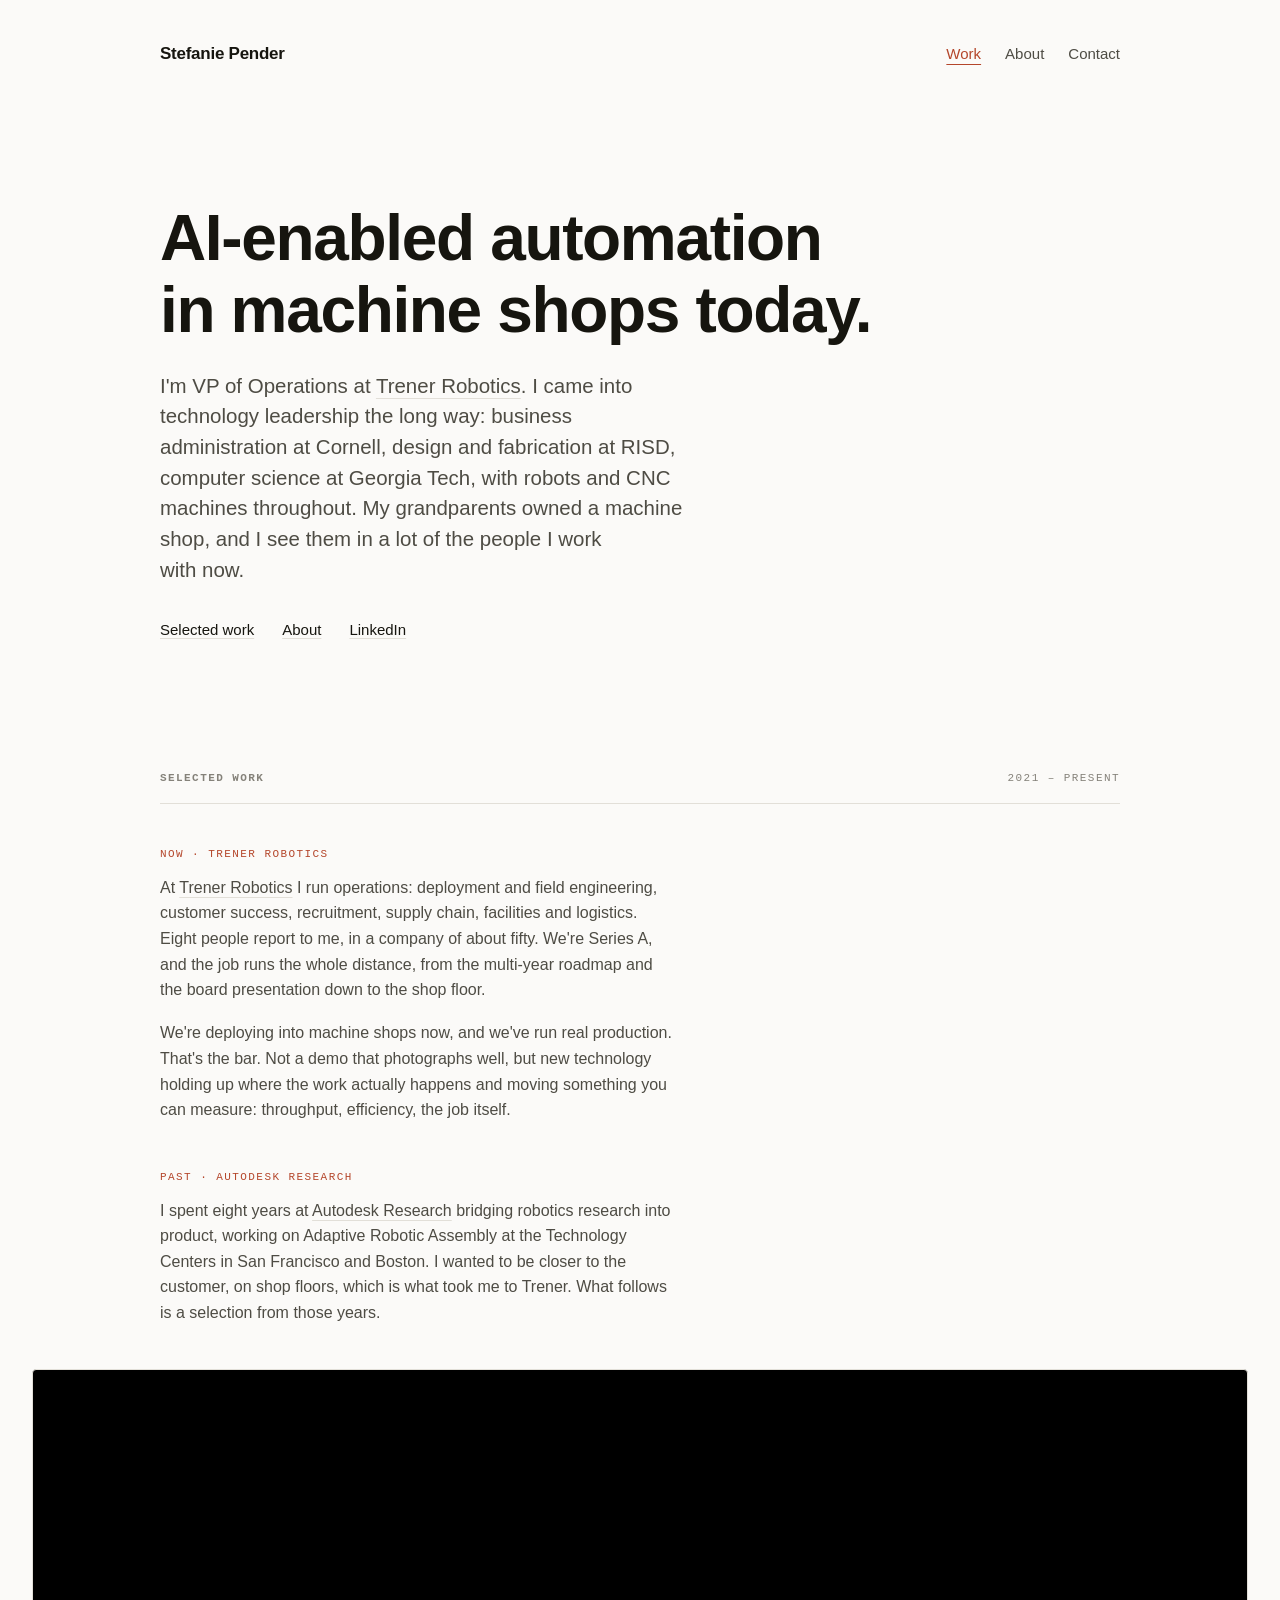
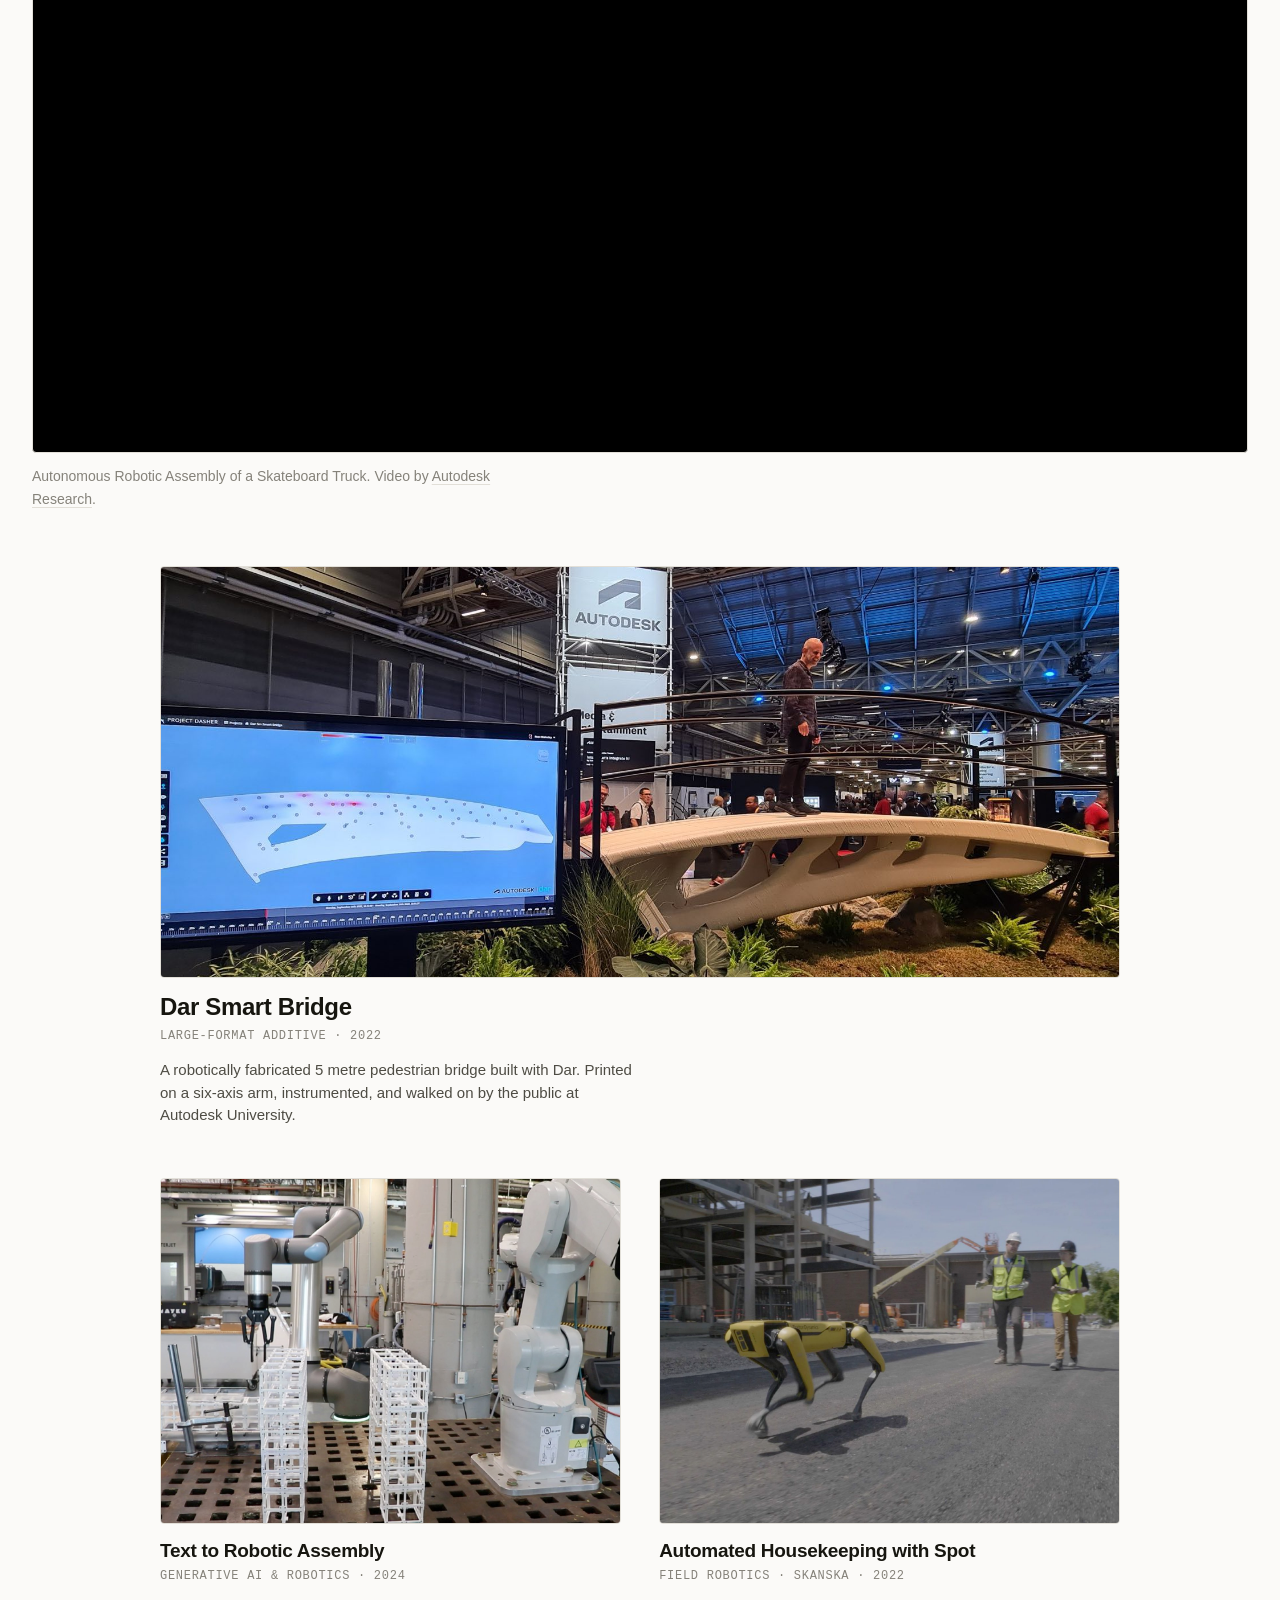
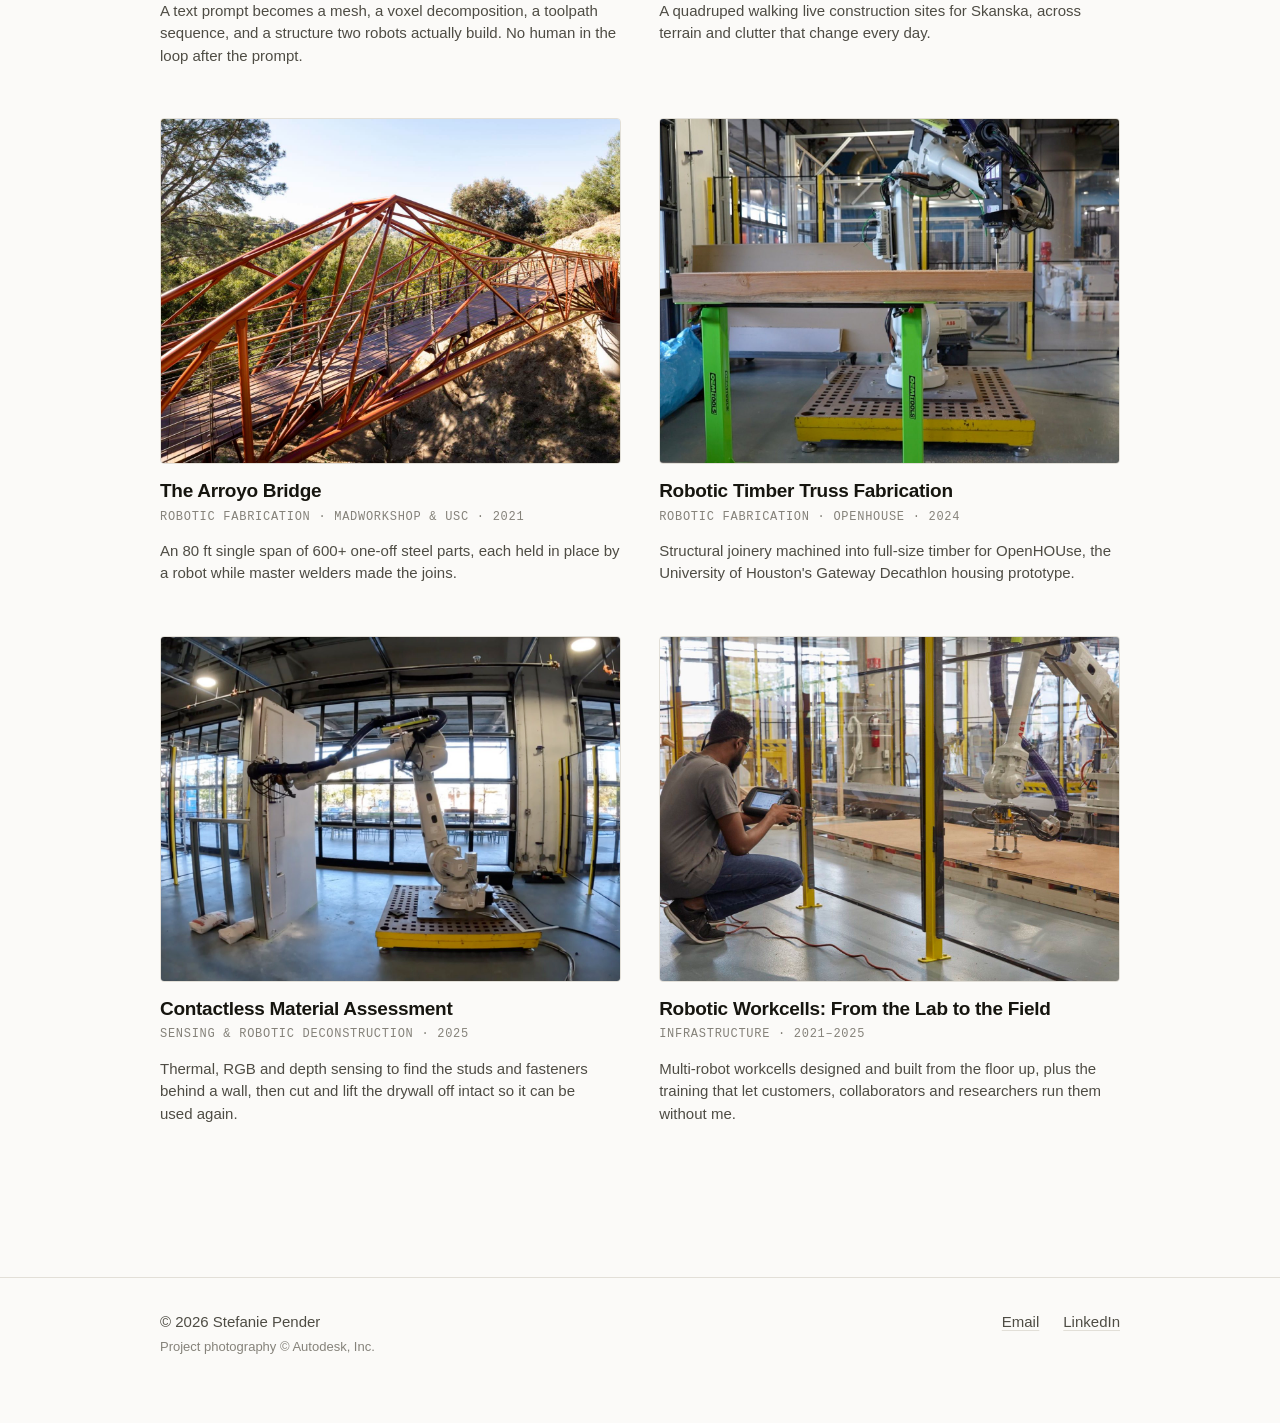
<file: index.html>
<!doctype html>
<html lang="en">
  <head>
    <meta charset="utf-8" />
    <meta name="viewport" content="width=device-width, initial-scale=1" />
    <title>Stefanie Pender</title>

    <meta
      name="description"
      content="Stefanie Pender. VP of Operations at Trener Robotics, deploying AI-enabled automation into working machine shops. Robotics, large-format additive, digital fabrication."
    />

    <link rel="canonical" href="https://stefaniepender.com/" />
    <link rel="stylesheet" href="/css/style.css" />
    <link rel="icon" href="/favicon.svg" type="image/svg+xml" />

    <meta property="og:type" content="website" />
    <meta property="og:title" content="Stefanie Pender" />
    <meta
      property="og:description"
      content="VP of Operations at Trener Robotics, deploying AI-enabled automation into working machine shops."
    />
    <meta property="og:url" content="https://stefaniepender.com/" />
    <meta property="og:image" content="https://stefaniepender.com/images/bridge-hero.jpg" />
    <meta name="twitter:card" content="summary_large_image" />
  </head>

  <body>
    <a class="skip" href="#main">Skip to content</a>

    <header class="masthead">
      <div class="wrap masthead__inner">
        <a class="wordmark" href="/">Stefanie Pender</a>
        <nav class="nav" aria-label="Primary">
          <a href="#work" aria-current="page">Work</a>
          <a href="/about/">About</a>
          <a data-mail href="#">Contact</a>
        </nav>
      </div>
    </header>

    <main id="main">
      <section class="hero wrap">
        <h1>AI-enabled automation in machine shops today.</h1>
        <p class="hero__lede">
          I'm VP of Operations at
          <a href="https://trener.ai">Trener Robotics</a>. I came into technology
          leadership the long way: business administration at Cornell, design and
          fabrication at RISD, computer science at Georgia Tech, with robots and
          CNC machines throughout. My grandparents owned a machine shop, and I
          see them in a lot of the people I work with now.
        </p>
        <p class="hero__links">
          <a href="#work">Selected work</a>
          <a href="/about/">About</a>
          <a href="https://www.linkedin.com/in/stefanie-pender-4baa75116">LinkedIn</a>
        </p>
      </section>

      <section class="section wrap" id="work">
        <div class="section__head">
          <h2 class="eyebrow">Selected work</h2>
          <p class="eyebrow">2021 &ndash; present</p>
        </div>

        <h3 class="block-head">Now &middot; Trener Robotics</h3>

        <p class="section__intro">
          At <a href="https://trener.ai">Trener Robotics</a> I run operations:
          deployment and field engineering, customer success, recruitment, supply
          chain, facilities and logistics. Eight people report to me, in a company
          of about fifty. We're Series A, and the job runs the whole distance,
          from the multi-year roadmap and the board presentation down to the shop
          floor.
        </p>

        <p class="section__intro">
          We're deploying into machine shops now, and we've run real production.
          That's the bar. Not a demo that photographs well, but new technology
          holding up where the work actually happens and moving something you can
          measure: throughput, efficiency, the job itself.
        </p>

        <h3 class="block-head block-head--next">Past &middot; Autodesk Research</h3>

        <p class="section__intro">
          I spent eight years at
          <a href="https://www.research.autodesk.com/research-areas/science/robotics/"
            >Autodesk Research</a
          >
          bridging robotics research into product, working on Adaptive Robotic
          Assembly at the Technology Centers in San Francisco and Boston. I
          wanted to be closer to the customer, on shop floors, which is what took
          me to Trener. What follows is a selection from those years.
        </p>

        <figure class="figure video-figure">
          <div class="video">
            <iframe
              src="https://www.youtube-nocookie.com/embed/DknhWmcFutI?start=9"
              title="Autonomous Robotic Assembly of a Skateboard Truck"
              loading="lazy"
              referrerpolicy="strict-origin-when-cross-origin"
              allow="accelerometer; clipboard-write; encrypted-media; gyroscope; picture-in-picture; web-share"
              allowfullscreen
            ></iframe>
          </div>
          <figcaption>
            Autonomous Robotic Assembly of a Skateboard Truck. Video by
            <a href="https://www.youtube.com/@autodeskresearch">Autodesk Research</a>.
          </figcaption>
        </figure>

        <ul class="grid">
          <li class="is-wide">
            <a class="card" href="/work/printed-bridge/">
              <div class="card__frame">
                <img
                  src="/images/bridge-hero.jpg"
                  alt="A person walking across a 3D-printed pedestrian bridge on an exhibition floor, with a live digital-twin readout of the structure on a screen beside it"
                  width="1680"
                  height="720"
                  loading="eager"
                />
              </div>
              <div>
                <h3 class="card__title">Dar Smart Bridge</h3>
                <p class="card__meta">Large-format additive &middot; 2022</p>
                <p class="card__desc">
                  A robotically fabricated 5&nbsp;metre pedestrian bridge built
                  with Dar. Printed on a six-axis arm, instrumented, and walked
                  on by the public at Autodesk University.
                </p>
              </div>
            </a>
          </li>

          <li>
            <a class="card" href="/work/text-to-production/">
              <div class="card__frame">
                <img
                  src="/images/t2p-card.jpg"
                  alt="A Universal Robots arm and an ABB arm assembling white lattice voxel modules into towers on a steel fixture table"
                  width="1400"
                  height="1050"
                  loading="lazy"
                />
              </div>
              <div>
                <h3 class="card__title">Text to Robotic Assembly</h3>
                <p class="card__meta">Generative AI &amp; robotics &middot; 2024</p>
                <p class="card__desc">
                  A text prompt becomes a mesh, a voxel decomposition, a toolpath
                  sequence, and a structure two robots actually build. No human
                  in the loop after the prompt.
                </p>
              </div>
            </a>
          </li>


          <li>
            <a class="card" href="/work/spot/">
              <div class="card__frame">
                <img
                  src="/images/spot-card.jpg"
                  alt="A yellow Boston Dynamics Spot quadruped robot walking across fresh asphalt on an active construction site, with two workers in hi-vis vests following behind"
                  width="1400"
                  height="1050"
                  loading="lazy"
                />
              </div>
              <div>
                <h3 class="card__title">Automated Housekeeping with Spot</h3>
                <p class="card__meta">Field robotics &middot; Skanska &middot; 2022</p>
                <p class="card__desc">
                  A quadruped walking live construction sites for Skanska, across
                  terrain and clutter that change every day.
                </p>
              </div>
            </a>
          </li>

          <li>
            <a class="card" href="/work/arroyo-bridge/">
              <div class="card__frame">
                <img
                  src="/images/arroyo-card.jpg"
                  alt="The completed Arroyo Bridge, an orange steel lattice pedestrian bridge spanning a wooded canyon in Los Angeles"
                  width="1400"
                  height="1050"
                  loading="lazy"
                />
              </div>
              <div>
                <h3 class="card__title">The Arroyo Bridge</h3>
                <p class="card__meta">Robotic fabrication &middot; MADWORKSHOP &amp; USC &middot; 2021</p>
                <p class="card__desc">
                  An 80&nbsp;ft single span of 600+ one-off steel parts, each
                  held in place by a robot while master welders made the joins.
                </p>
              </div>
            </a>
          </li>

          <li>
            <a class="card" href="/work/timber-truss/">
              <div class="card__frame">
                <img
                  src="/images/truss-card.jpg"
                  alt="An ABB robot arm with a spindle end effector milling a joint into a large timber truss cross member clamped on green stands"
                  width="1400"
                  height="1050"
                  loading="lazy"
                />
              </div>
              <div>
                <h3 class="card__title">Robotic Timber Truss Fabrication</h3>
                <p class="card__meta">
                  Robotic fabrication &middot; OpenHOUse &middot; 2024
                </p>
                <p class="card__desc">
                  Structural joinery machined into full-size timber for
                  OpenHOUse, the University of Houston's Gateway Decathlon
                  housing prototype.
                </p>
              </div>
            </a>
          </li>

          <li>
            <a class="card" href="/work/material-recovery/">
              <div class="card__frame">
                <img
                  src="/images/drywall-card.jpg"
                  alt="An ABB robot arm on a mobile base working against a full-height drywall panel in the robotics lab"
                  width="1400"
                  height="1050"
                  loading="lazy"
                />
              </div>
              <div>
                <h3 class="card__title">Contactless Material Assessment</h3>
                <p class="card__meta">
                  Sensing &amp; robotic deconstruction &middot; 2025
                </p>
                <p class="card__desc">
                  Thermal, RGB and depth sensing to find the studs and fasteners
                  behind a wall, then cut and lift the drywall off intact so it
                  can be used again.
                </p>
              </div>
            </a>
          </li>

          <li>
            <a class="card" href="/work/robotics-lab/">
              <div class="card__frame">
                <img
                  src="/images/shop-card.jpg"
                  alt="A technician crouching with a teach pendant, programming a large ABB robot on a linear rail behind safety fencing"
                  width="1400"
                  height="1050"
                  loading="lazy"
                />
              </div>
              <div>
                <h3 class="card__title">
                  Robotic Workcells: From the Lab to the Field
                </h3>
                <p class="card__meta">Infrastructure &middot; 2021&ndash;2025</p>
                <p class="card__desc">
                  Multi-robot workcells designed and built from the floor up,
                  plus the training that let customers, collaborators and
                  researchers run them without me.
                </p>
              </div>
            </a>
          </li>
        </ul>
      </section>
    </main>

    <footer class="footer">
      <div class="wrap footer__inner">
        <p>
          &copy; 2026 Stefanie Pender<br />
          <span class="footer__credit">Project photography &copy; Autodesk, Inc.</span>
        </p>
        <nav class="footer__links" aria-label="Elsewhere">
          <a data-mail href="#">Email</a>
          <a href="https://www.linkedin.com/in/stefanie-pender-4baa75116">LinkedIn</a>
        </nav>
      </div>
    </footer>
    <script>
      // Email is assembled at runtime so the address never appears as a
      // contiguous string in the source. Harvesters that don't run JS get nothing.
      (function () {
        var u = "stefpender", d = ["gmail", "com"].join(".");
        var addr = u + String.fromCharCode(64) + d;
        document.querySelectorAll("[data-mail]").forEach(function (el) {
          el.setAttribute("href", "mai" + "lto:" + addr);
          if (el.hasAttribute("data-mail-text")) el.textContent = addr;
        });
      })();
    </script>
  </body>
</html>
</file>
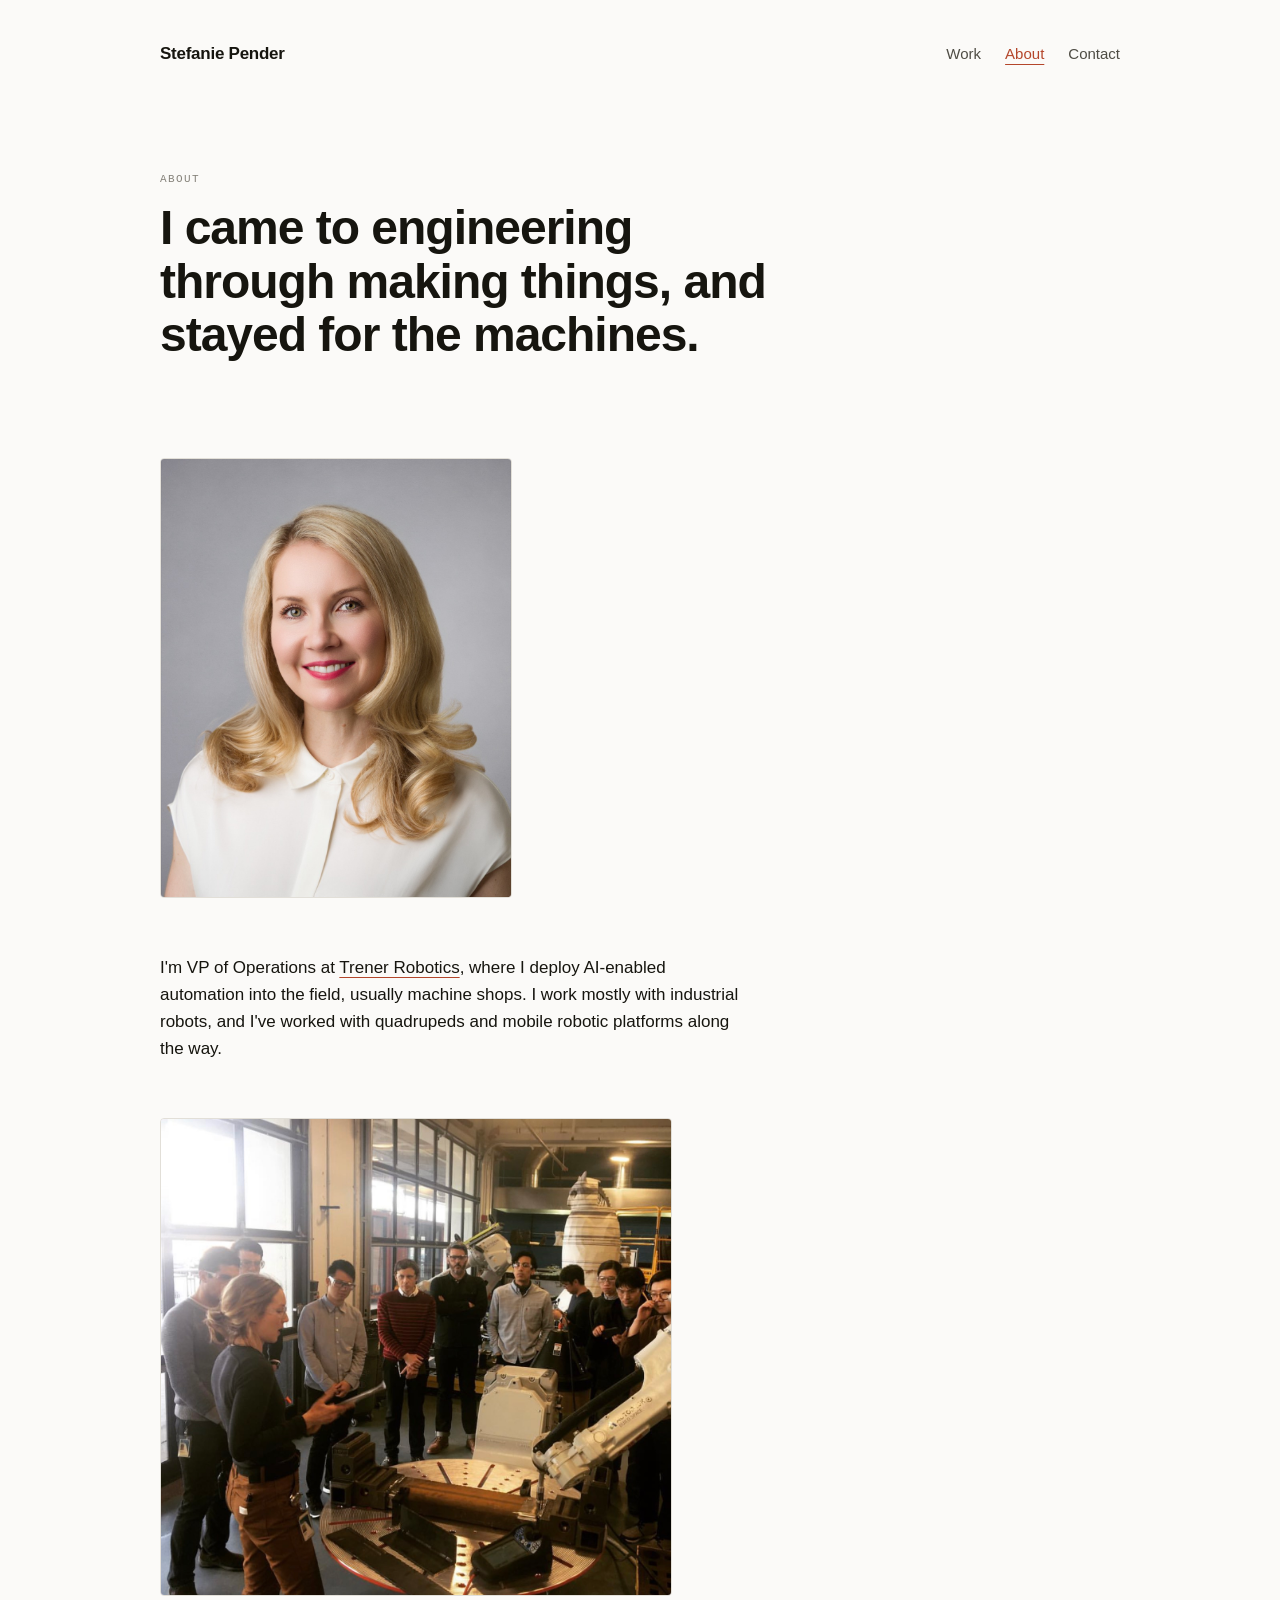
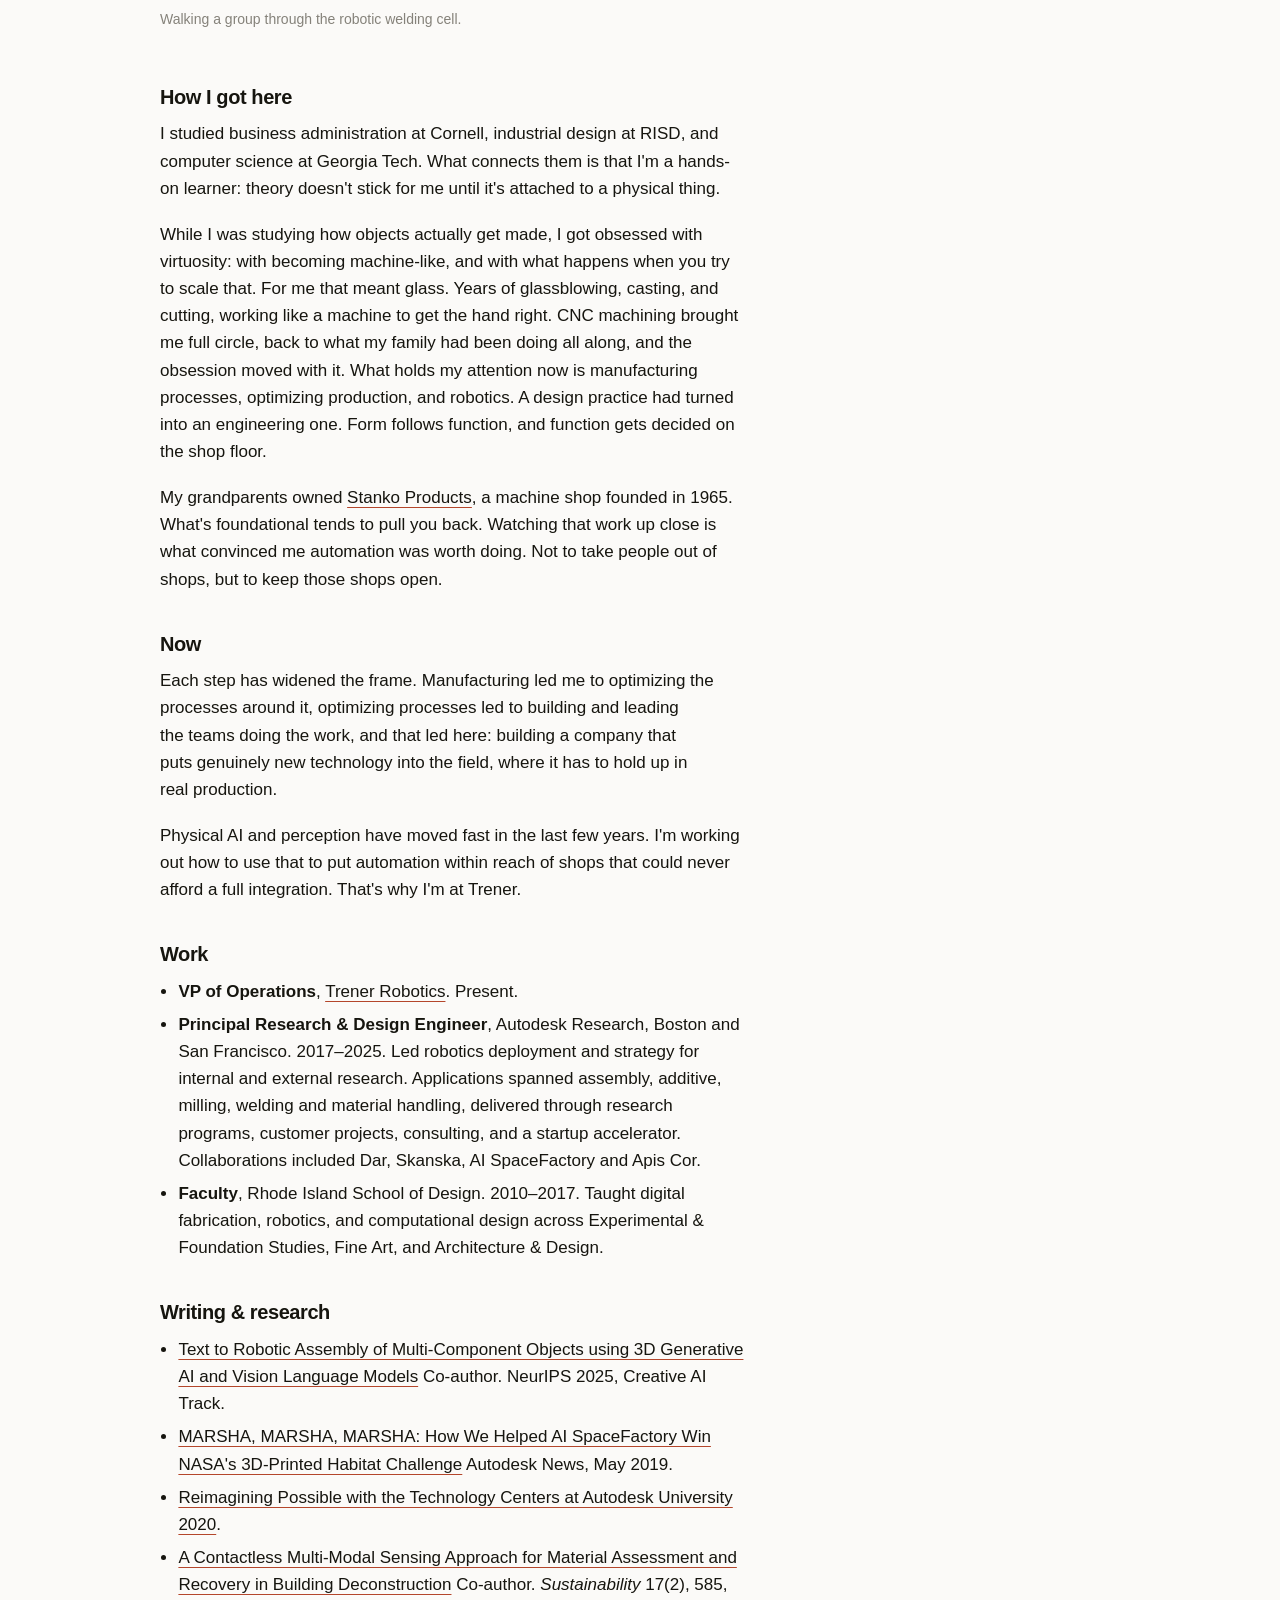
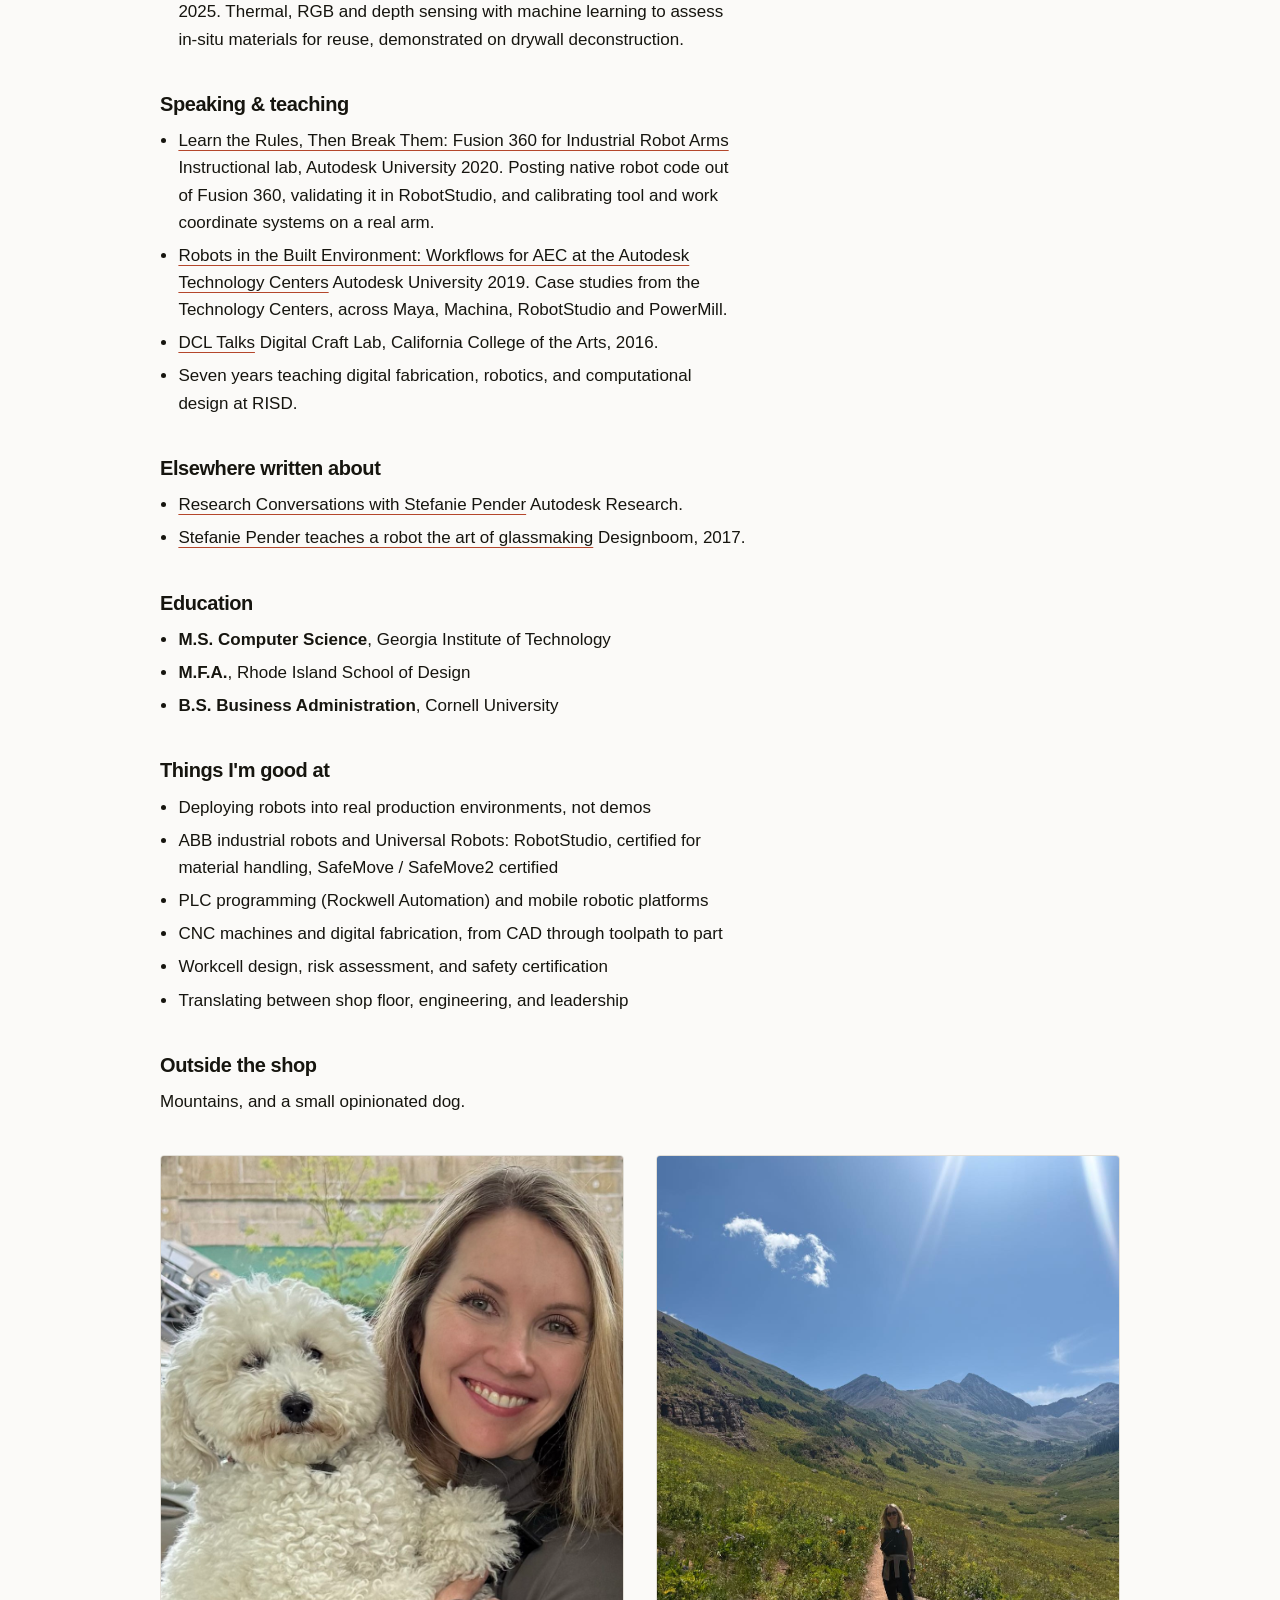
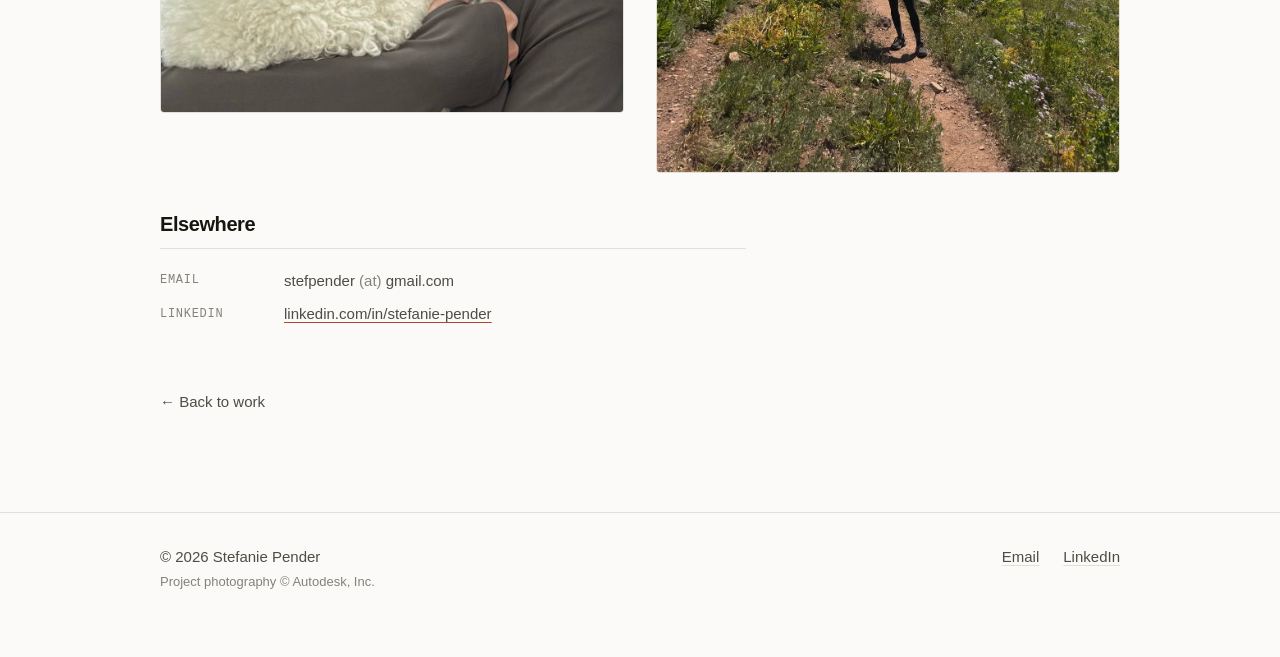
<file: about/index.html>
<!doctype html>
<html lang="en">
  <head>
    <meta charset="utf-8" />
    <meta name="viewport" content="width=device-width, initial-scale=1" />
    <title>About &middot; Stefanie Pender</title>
    <meta
      name="description"
      content="Stefanie Pender is VP of Operations at Trener Robotics, deploying AI-enabled automation into working machine shops. Industrial design at RISD, computer science at Georgia Tech, robotics at Autodesk."
    />
    <link rel="canonical" href="https://stefaniepender.com/about/" />
    <link rel="stylesheet" href="/css/style.css" />
    <link rel="icon" href="/favicon.svg" type="image/svg+xml" />

    <meta property="og:type" content="profile" />
    <meta property="og:title" content="About &middot; Stefanie Pender" />
    <meta property="og:url" content="https://stefaniepender.com/about/" />
    <meta property="og:image" content="https://stefaniepender.com/images/shop.jpg" />
    <meta name="twitter:card" content="summary_large_image" />
  </head>

  <body>
    <a class="skip" href="#main">Skip to content</a>

    <header class="masthead">
      <div class="wrap masthead__inner">
        <a class="wordmark" href="/">Stefanie Pender</a>
        <nav class="nav" aria-label="Primary">
          <a href="/#work">Work</a>
          <a href="/about/" aria-current="page">About</a>
          <a data-mail href="#">Contact</a>
        </nav>
      </div>
    </header>

    <main id="main" class="wrap">
      <div class="article__head">
        <p class="eyebrow">About</p>
        <h1>I came to engineering through making things, and stayed for the machines.</h1>
      </div>

      <figure class="figure" style="max-width: 22rem">
        <img
          src="/images/portrait.jpg"
          alt="Portrait of Stefanie Pender"
          width="1000"
          height="1250"
        />
      </figure>

      <div class="prose">
        <p>
          I'm VP of Operations at
          <a href="https://trener.ai">Trener Robotics</a>, where I deploy AI-enabled
          automation into the field, usually machine shops. I work mostly with
          industrial robots, and I've worked with quadrupeds and
          mobile robotic platforms along the way.
        </p>
      </div>

      <figure class="figure" style="max-width: 32rem">
        <img
          src="/images/about-lead.jpg"
          alt="Stefanie Pender explaining a robotic welding cell to a group in the shop, teach pendant and fixture table in the foreground"
          width="1280"
          height="1193"
          loading="lazy"
        />
        <figcaption>Walking a group through the robotic welding cell.</figcaption>
      </figure>

      <div class="prose">
        <h2>How I got here</h2>
        <p>
          I studied business administration at Cornell, industrial design at
          RISD, and computer science at Georgia Tech. What connects them is that
          I'm a hands-on learner: theory doesn't stick for me until it's attached
          to a physical thing.
        </p>
        <p>
          While I was studying how objects actually get made, I got obsessed with
          virtuosity: with becoming machine-like, and with what happens when you
          try to scale that. For me that meant glass. Years of glassblowing,
          casting, and cutting, working like a machine to get the hand right.
          CNC machining brought me full circle, back to what my family had been
          doing all along, and the obsession moved with it. What holds my
          attention now is manufacturing processes, optimizing production, and
          robotics. A design practice had turned into an engineering one. Form
          follows function, and function gets decided on the shop floor.
        </p>
        <p>
          My grandparents owned
          <a href="http://stankoproducts.com/">Stanko Products</a>, a machine shop
          founded in 1965. What's foundational tends to pull you back. Watching
          that work up close is what convinced me automation was worth doing. Not
          to take people out of shops, but to keep those shops open.
        </p>

        <h2>Now</h2>
        <p>
          Each step has widened the frame. Manufacturing led me to optimizing the
          processes around it, optimizing processes led to building and leading
          the teams doing the work, and that led here: building a company that
          puts genuinely new technology into the field, where it has to hold up
          in real production.
        </p>
        <p>
          Physical AI and perception have moved fast in the last few years. I'm
          working out how to use that to put automation within reach of shops
          that could never afford a full integration. That's why I'm at Trener.
        </p>

        <h2>Work</h2>
        <ul>
          <li>
            <strong>VP of Operations</strong>,
            <a href="https://trener.ai">Trener Robotics</a>. Present.
          </li>
          <li>
            <strong>Principal Research &amp; Design Engineer</strong>, Autodesk
            Research, Boston and San Francisco. 2017&ndash;2025. Led robotics
            deployment and strategy for internal and external research.
            Applications spanned assembly, additive, milling, welding and
            material handling, delivered through research programs, customer
            projects, consulting, and a startup accelerator. Collaborations
            included Dar, Skanska, AI SpaceFactory and Apis Cor.
          </li>
          <li>
            <strong>Faculty</strong>, Rhode Island School of Design.
            2010&ndash;2017. Taught digital fabrication, robotics, and
            computational design across Experimental &amp; Foundation Studies,
            Fine Art, and Architecture &amp; Design.
          </li>
        </ul>

        <h2>Writing &amp; research</h2>
        <ul>
          <li>
            <a
              href="https://arxiv.org/abs/2511.02162"
              >Text to Robotic Assembly of Multi-Component Objects using 3D
              Generative AI and Vision Language Models</a
            >
            Co-author. NeurIPS 2025, Creative AI Track.
          </li>
          <li>
            <a
              href="https://adsknews.autodesk.com/en/stories/how-we-helped-ai-spacefactory-win-nasas-3d-printed-habitat-challenge/"
              >MARSHA, MARSHA, MARSHA: How We Helped AI SpaceFactory Win NASA's
              3D-Printed Habitat Challenge</a
            >
            Autodesk News, May 2019.
          </li>
          <li>
            <a
              href="https://www.linkedin.com/pulse/reimagining-possible-technology-centers-autodesk-stefanie-pender/"
              >Reimagining Possible with the Technology Centers at Autodesk
              University 2020</a
            >.
          </li>
          <li>
            <a href="https://doi.org/10.3390/su17020585"
              >A Contactless Multi-Modal Sensing Approach for Material Assessment
              and Recovery in Building Deconstruction</a
            >
            Co-author. <em>Sustainability</em> 17(2), 585, 2025. Thermal, RGB
            and depth sensing with machine learning to assess in-situ materials
            for reuse, demonstrated on drywall deconstruction.
          </li>
        </ul>

        <h2>Speaking &amp; teaching</h2>
        <ul>
          <li>
            <a
              href="https://www.autodesk.com/autodesk-university/class/Learn-Rules-Then-Break-Them-Fusion-360-Industrial-Robot-Arms-2020"
              >Learn the Rules, Then Break Them: Fusion 360 for Industrial Robot
              Arms</a
            >
            Instructional lab, Autodesk University 2020. Posting native robot
            code out of Fusion 360, validating it in RobotStudio, and calibrating
            tool and work coordinate systems on a real arm.
          </li>
          <li>
            <a href="https://www.autodesk.com/autodesk-university/class/Robots-Built-Environment-Workflows-AEC-Autodesk-Technology-Centers-2019"
              >Robots in the Built Environment: Workflows for AEC at the Autodesk
              Technology Centers</a
            >
            Autodesk University 2019. Case studies from the Technology Centers,
            across Maya, Machina, RobotStudio and PowerMill.
          </li>
          <li>
            <a href="http://digitalcraft.cca.edu/events/2016/11/9/dcl-talks-stefanie-pender"
              >DCL Talks</a
            >
            Digital Craft Lab, California College of the Arts, 2016.
          </li>
          <li>
            Seven years teaching digital fabrication, robotics, and computational
            design at RISD.
          </li>
        </ul>

        <h2>Elsewhere written about</h2>
        <ul>
          <li>
            <a href="https://www.research.autodesk.com/blog/research-conversations-with-stefanie-pender/"
              >Research Conversations with Stefanie Pender</a
            >
            Autodesk Research.
          </li>
          <li>
            <a href="https://www.designboom.com/art/stefanie-pender-robot-glassmaking-autodesk-04-17-2017/"
              >Stefanie Pender teaches a robot the art of glassmaking</a
            >
            Designboom, 2017.
          </li>
        </ul>

        <h2>Education</h2>
        <ul>
          <li>
            <strong>M.S. Computer Science</strong>, Georgia Institute of
            Technology
          </li>
          <li><strong>M.F.A.</strong>, Rhode Island School of Design</li>
          <li>
            <strong>B.S. Business Administration</strong>, Cornell University
          </li>
        </ul>

        <h2>Things I'm good at</h2>
        <ul>
          <li>Deploying robots into real production environments, not demos</li>
          <li>
            ABB industrial robots and Universal Robots: RobotStudio, certified
            for material handling, SafeMove / SafeMove2 certified
          </li>
          <li>PLC programming (Rockwell Automation) and mobile robotic platforms</li>
          <li>
            CNC machines and digital fabrication, from CAD through toolpath to
            part
          </li>
          <li>Workcell design, risk assessment, and safety certification</li>
          <li>Translating between shop floor, engineering, and leadership</li>
        </ul>

        <h2>Outside the shop</h2>
        <p>
          Mountains, and a small opinionated dog.
        </p>
      </div>

      <div class="figs">
        <figure class="figure">
          <img
            src="/images/me-dog.jpg"
            alt="Stefanie Pender smiling, holding a small white curly-haired dog"
            width="995"
            height="1196"
            loading="lazy"
          />
        </figure>
        <figure class="figure">
          <img
            src="/images/me-trail.jpg"
            alt="Stefanie Pender standing on a trail in an alpine valley with wildflowers and mountain peaks behind"
            width="1500"
            height="1125"
            loading="lazy"
          />
        </figure>
      </div>

      <div class="prose">
        <h2>Elsewhere</h2>
        <dl class="facts">
          <dt>Email</dt>
          <dd>stefpender <span class="at">(at)</span> gmail.com</dd>

          <dt>LinkedIn</dt>
          <dd><a href="https://www.linkedin.com/in/stefanie-pender-4baa75116">linkedin.com/in/stefanie-pender</a></dd>
        </dl>
      </div>

      <a class="back" href="/">&larr; Back to work</a>
    </main>

    <footer class="footer">
      <div class="wrap footer__inner">
        <p>
          &copy; 2026 Stefanie Pender<br />
          <span class="footer__credit">Project photography &copy; Autodesk, Inc.</span>
        </p>
        <nav class="footer__links" aria-label="Elsewhere">
          <a data-mail href="#">Email</a>
          <a href="https://www.linkedin.com/in/stefanie-pender-4baa75116">LinkedIn</a>
        </nav>
      </div>
    </footer>
    <script>
      // Email is assembled at runtime so the address never appears as a
      // contiguous string in the source. Harvesters that don't run JS get nothing.
      (function () {
        var u = "stefpender", d = ["gmail", "com"].join(".");
        var addr = u + String.fromCharCode(64) + d;
        document.querySelectorAll("[data-mail]").forEach(function (el) {
          el.setAttribute("href", "mai" + "lto:" + addr);
          if (el.hasAttribute("data-mail-text")) el.textContent = addr;
        });
      })();
    </script>
  </body>
</html>
</file>
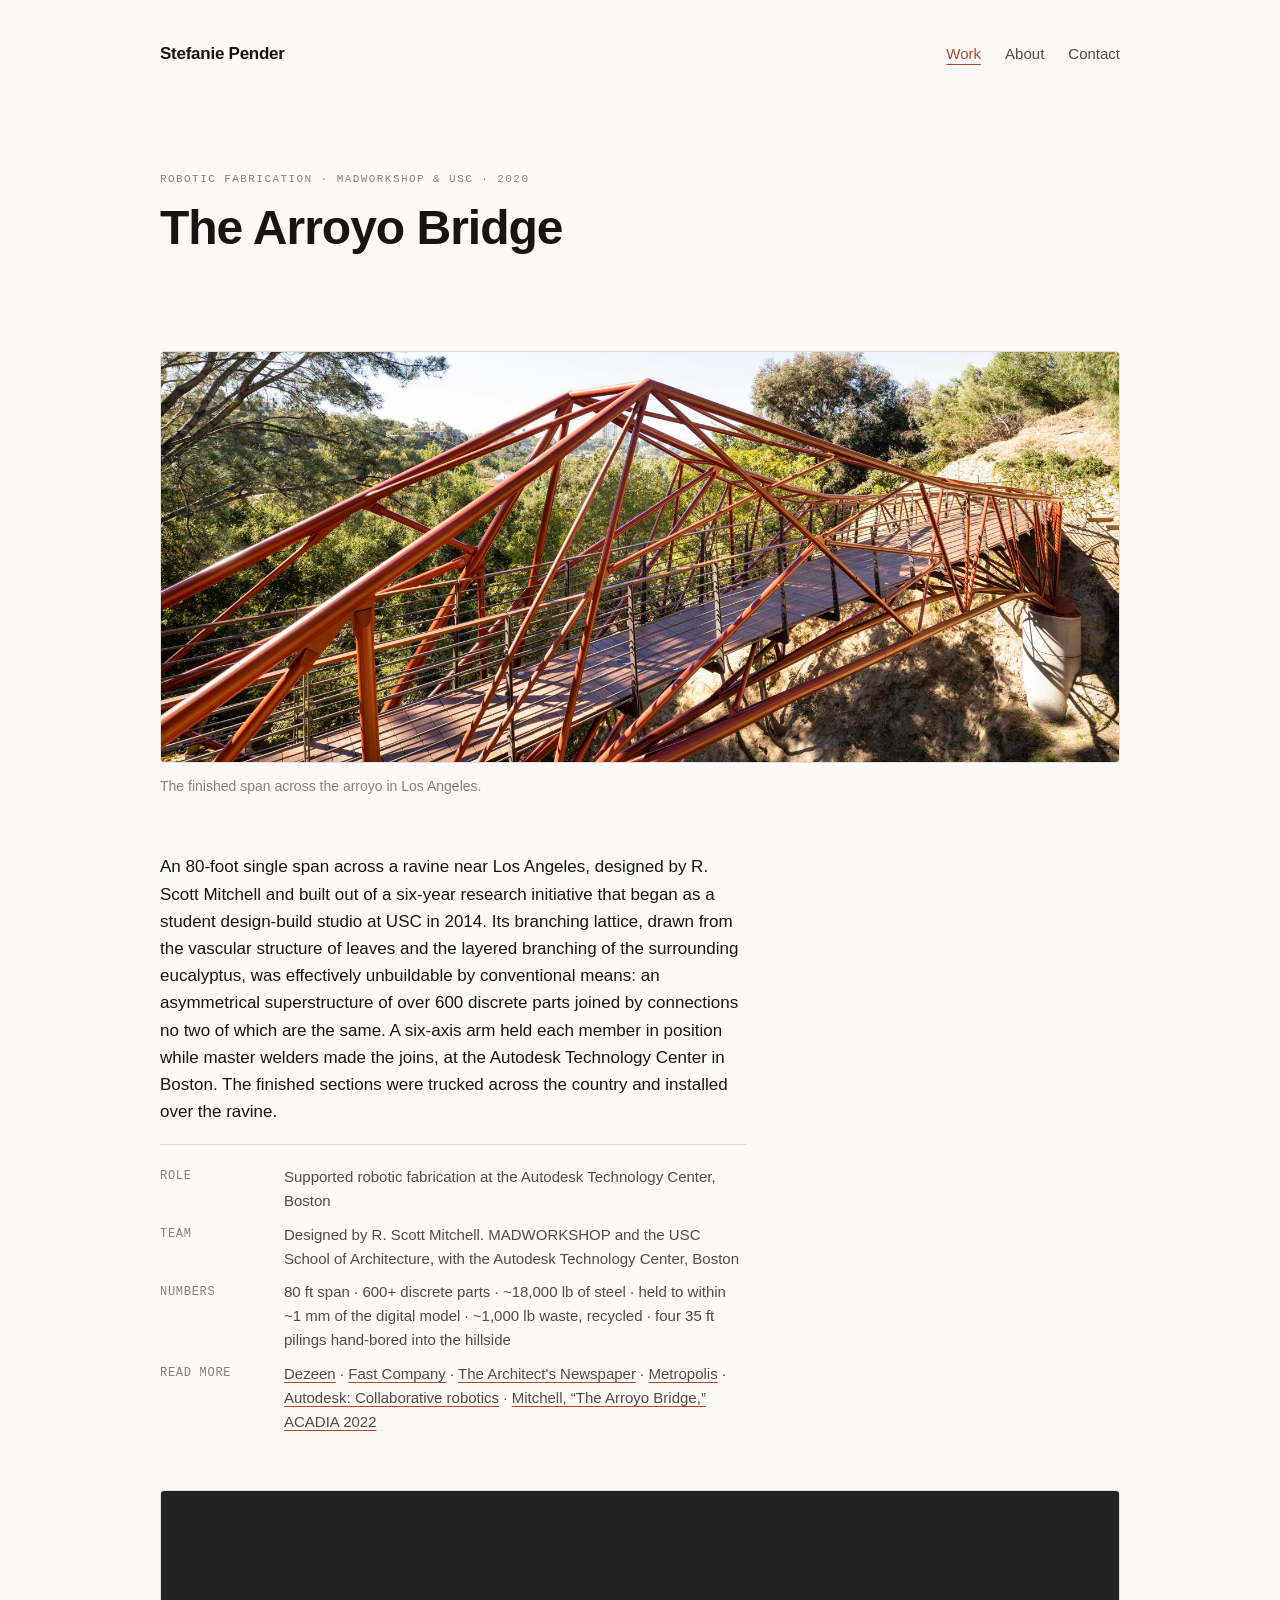
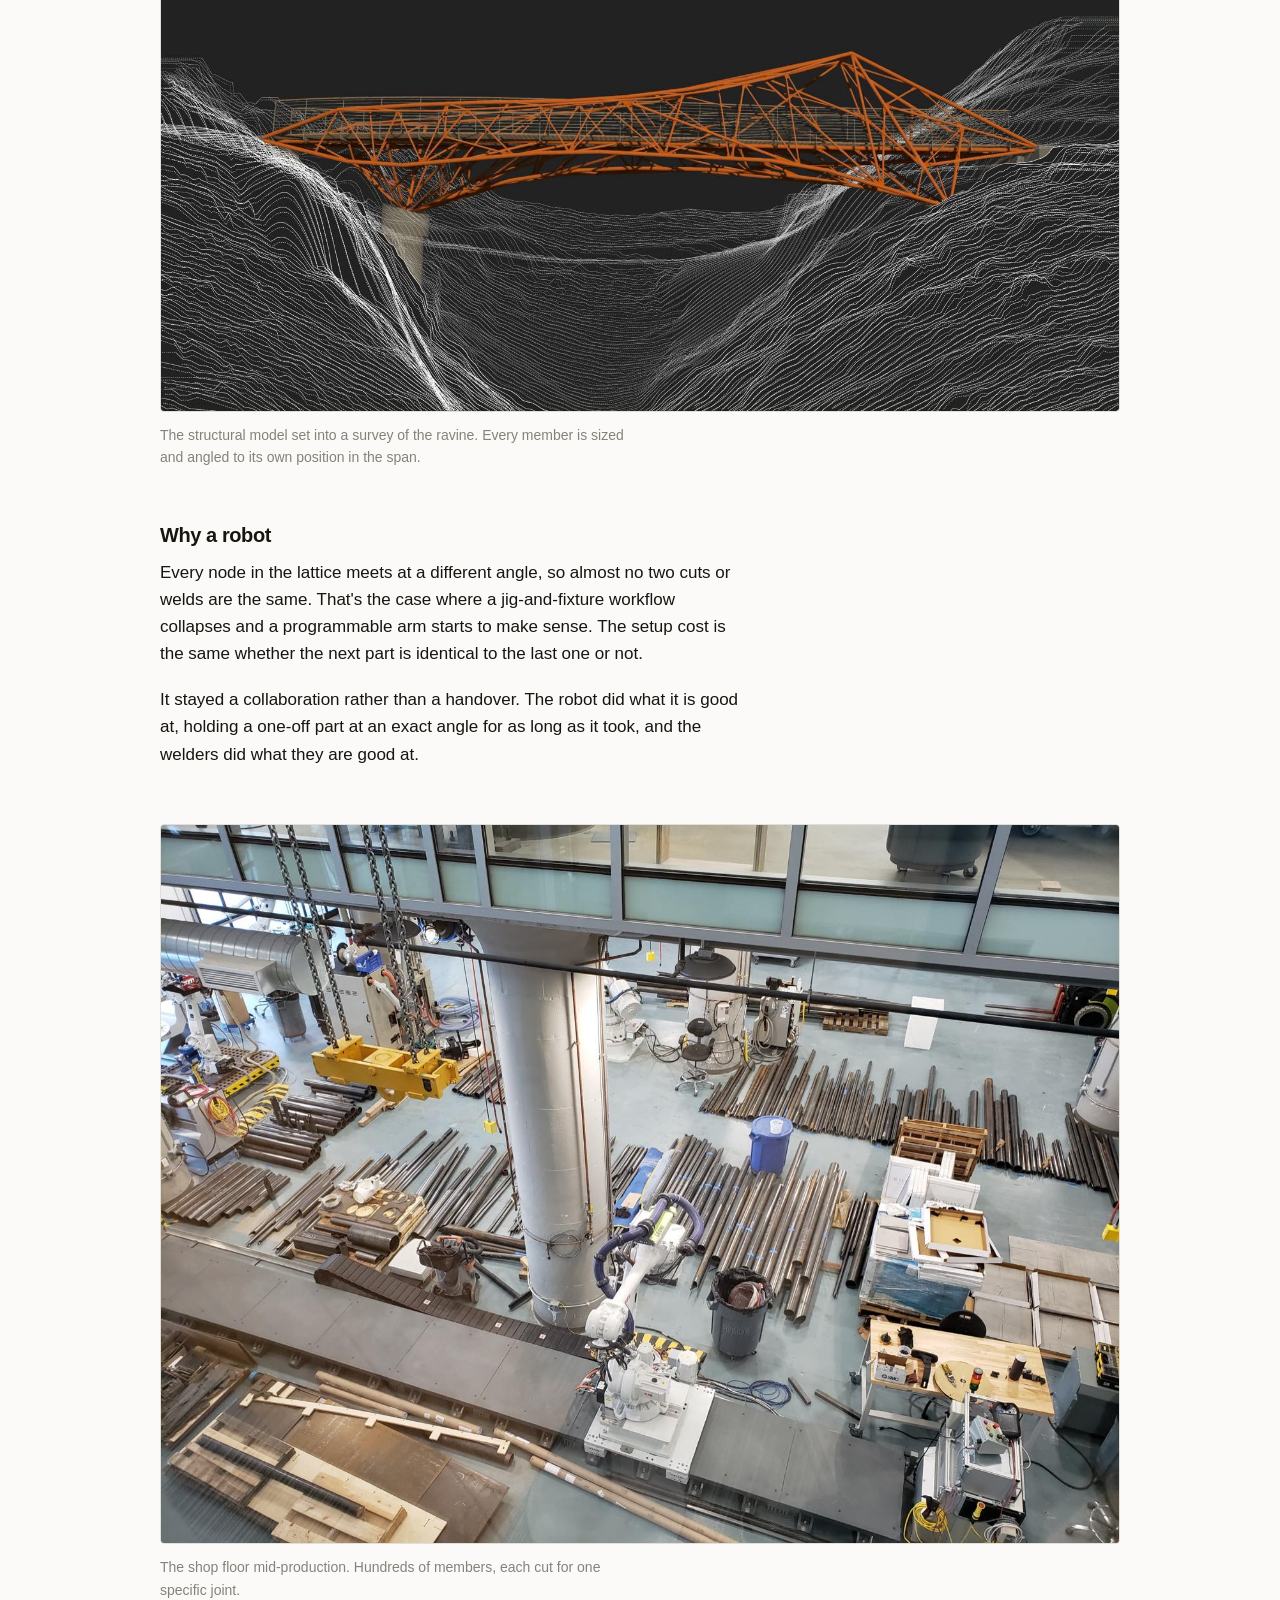
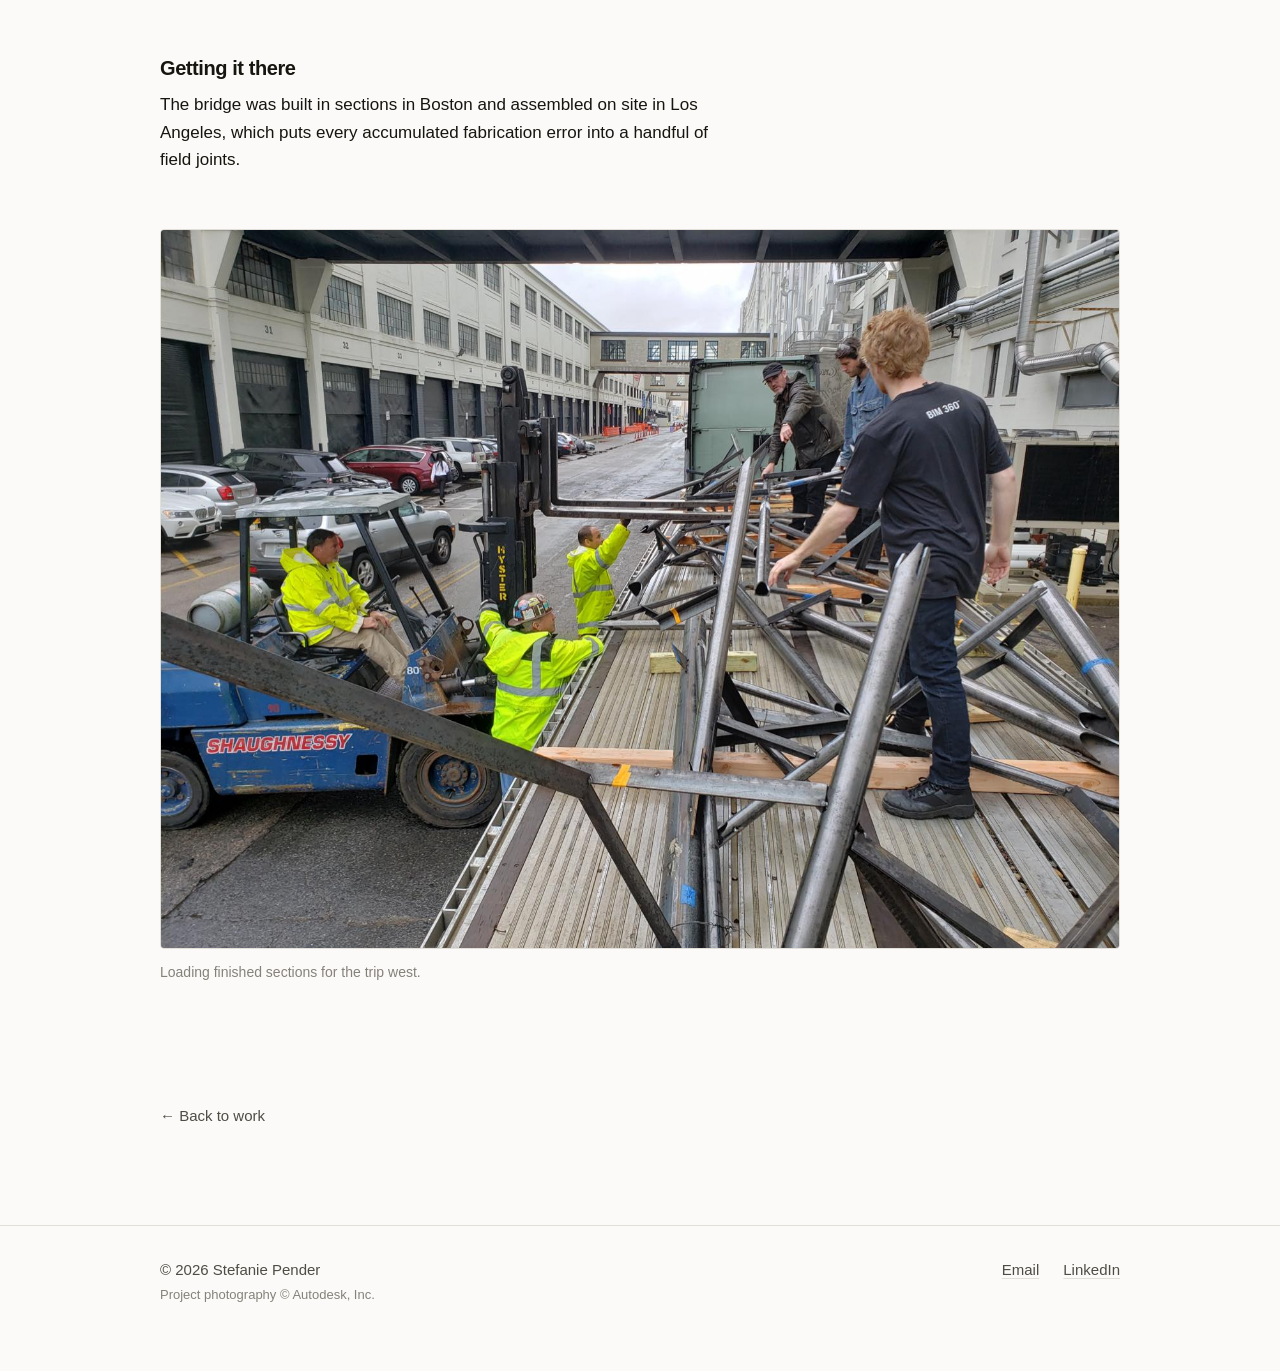
<file: work/arroyo-bridge/index.html>
<!doctype html>
<html lang="en">
  <head>
    <meta charset="utf-8" />
    <meta name="viewport" content="width=device-width, initial-scale=1" />
    <title>The Arroyo Bridge &middot; Stefanie Pender</title>
    <meta
      name="description"
      content="A 25-metre single-span pedestrian bridge in Los Angeles. A robot positioned over 500 unique steel members for master welders at the Autodesk Technology Center Boston."
    />
    <link rel="canonical" href="https://stefaniepender.com/work/arroyo-bridge/" />
    <link rel="stylesheet" href="/css/style.css" />
    <link rel="icon" href="/favicon.svg" type="image/svg+xml" />

    <meta property="og:type" content="article" />
    <meta property="og:title" content="The Arroyo Bridge &middot; Stefanie Pender" />
    <meta property="og:url" content="https://stefaniepender.com/work/arroyo-bridge/" />
    <meta property="og:image" content="https://stefaniepender.com/images/arroyo-hero.jpg" />
    <meta name="twitter:card" content="summary_large_image" />
  </head>

  <body>
    <a class="skip" href="#main">Skip to content</a>

    <header class="masthead">
      <div class="wrap masthead__inner">
        <a class="wordmark" href="/">Stefanie Pender</a>
        <nav class="nav" aria-label="Primary">
          <a href="/#work" aria-current="page">Work</a>
          <a href="/about/">About</a>
          <a data-mail href="#">Contact</a>
        </nav>
      </div>
    </header>

    <main id="main" class="wrap">
      <div class="article__head">
        <p class="eyebrow">Robotic fabrication &middot; MADWORKSHOP &amp; USC &middot; 2020</p>
        <h1>The Arroyo Bridge</h1>
      </div>

      <figure class="figure">
        <img
          src="/images/arroyo-hero.jpg"
          alt="The completed Arroyo Bridge, an orange steel lattice pedestrian bridge spanning a wooded canyon in Los Angeles"
          width="1680"
          height="720"
        />
        <figcaption>The finished span across the arroyo in Los Angeles.</figcaption>
      </figure>

      <div class="prose">
        <p>
An 80-foot single span across a ravine near Los Angeles, designed by
          R. Scott Mitchell and built out of a six-year research initiative that
          began as a student design-build studio at USC in 2014. Its branching
          lattice, drawn from the vascular structure of leaves and the layered
          branching of the surrounding eucalyptus, was effectively unbuildable by
          conventional means: an asymmetrical superstructure of over 600 discrete
          parts joined by connections no two of which are the same. A six-axis
          arm held each member in position while master welders made the joins,
          at the Autodesk Technology Center in Boston. The finished sections were
          trucked across the country and installed over the ravine.
        </p>

        <dl class="facts">
          <dt>Role</dt>
          <dd>
            Supported robotic fabrication at the Autodesk Technology Center,
            Boston
          </dd>

          <dt>Team</dt>
          <dd>
            Designed by R. Scott Mitchell. MADWORKSHOP and the USC School of
            Architecture, with the Autodesk Technology Center, Boston
          </dd>

          <dt>Numbers</dt>
          <dd>
            80&nbsp;ft span &middot; 600+ discrete parts &middot;
            ~18,000&nbsp;lb of steel &middot; held to within ~1&nbsp;mm of the
            digital model &middot; ~1,000&nbsp;lb waste, recycled &middot; four
            35&nbsp;ft pilings hand-bored into the hillside
          </dd>

          <dt>Read more</dt>
          <dd>
            <a href="https://www.dezeen.com/2021/06/04/university-california-students-robotics-arroyo-bridge-architecture/"
              >Dezeen</a
            >
            &middot;
            <a href="https://www.fastcompany.com/90635814/this-incredible-bridge-was-designed-by-students-and-built-by-robots"
              >Fast Company</a
            >
            &middot;
            <a href="https://www.archpaper.com/2021/06/arroyo-bridge-spans-la-canyon-with-robotically-fabricated-steel-structure/"
              >The Architect's Newspaper</a
            >
            &middot;
            <a href="https://metropolismag.com/projects/madworkshop-arroyo-bridge/"
              >Metropolis</a
            >
            &middot;
            <a href="https://www.autodesk.com/design-make/videos/collaborative-robotics"
              >Autodesk: Collaborative robotics</a
            >
            &middot;
            <a href="https://papers.cumincad.org/data/works/att/acadia22pr_142.pdf"
              >Mitchell, &ldquo;The Arroyo Bridge,&rdquo; ACADIA 2022</a
            >
          </dd>
        </dl>

      </div>

      <figure class="figure">
        <img
          src="/images/arroyo-model.jpg"
          alt="The bridge modelled as an orange steel lattice, sitting inside a white point-cloud survey of the ravine it spans"
          width="1600"
          height="868"
          loading="lazy"
        />
        <figcaption>
          The structural model set into a survey of the ravine. Every member is
          sized and angled to its own position in the span.
        </figcaption>
      </figure>

      <div class="prose">
        <h2>Why a robot</h2>
        <p>
          Every node in the lattice meets at a different angle, so almost no two
          cuts or welds are the same. That's the case where a jig-and-fixture
          workflow collapses and a programmable arm starts to make sense. The
          setup cost is the same whether the next part is identical to the last
          one or not.
        </p>
        <p>
          It stayed a collaboration rather than a handover. The robot did what it
          is good at, holding a one-off part at an exact angle for as long as it
          took, and the welders did what they are good at.
        </p>
      </div>

      <figure class="figure">
        <img
          src="/images/arroyo-shop.jpg"
          alt="Overhead view of the Boston shop floor covered with hundreds of cut steel tubes, with an ABB robot arm on a linear track among them"
          width="1500"
          height="1125"
          loading="lazy"
        />
        <figcaption>
          The shop floor mid-production. Hundreds of members, each cut for one
          specific joint.
        </figcaption>
      </figure>

      <div class="prose">
        <h2>Getting it there</h2>
        <p>
          The bridge was built in sections in Boston and assembled on site in Los
          Angeles, which puts every accumulated fabrication error into a handful
          of field joints.
        </p>
      </div>

      <figure class="figure">
        <img
          src="/images/arroyo-transport.jpg"
          alt="Workers and a forklift loading welded steel lattice sections of the bridge onto a flatbed truck outside the shop"
          width="1500"
          height="1125"
          loading="lazy"
        />
        <figcaption>Loading finished sections for the trip west.</figcaption>
      </figure>

      <a class="back" href="/#work">&larr; Back to work</a>
    </main>

    <footer class="footer">
      <div class="wrap footer__inner">
        <p>
          &copy; 2026 Stefanie Pender<br />
          <span class="footer__credit">Project photography &copy; Autodesk, Inc.</span>
        </p>
        <nav class="footer__links" aria-label="Elsewhere">
          <a data-mail href="#">Email</a>
          <a href="https://www.linkedin.com/in/stefanie-pender-4baa75116">LinkedIn</a>
        </nav>
      </div>
    </footer>
    <script>
      // Email is assembled at runtime so the address never appears as a
      // contiguous string in the source. Harvesters that don't run JS get nothing.
      (function () {
        var u = "stefpender", d = ["gmail", "com"].join(".");
        var addr = u + String.fromCharCode(64) + d;
        document.querySelectorAll("[data-mail]").forEach(function (el) {
          el.setAttribute("href", "mai" + "lto:" + addr);
          if (el.hasAttribute("data-mail-text")) el.textContent = addr;
        });
      })();
    </script>
  </body>
</html>
</file>
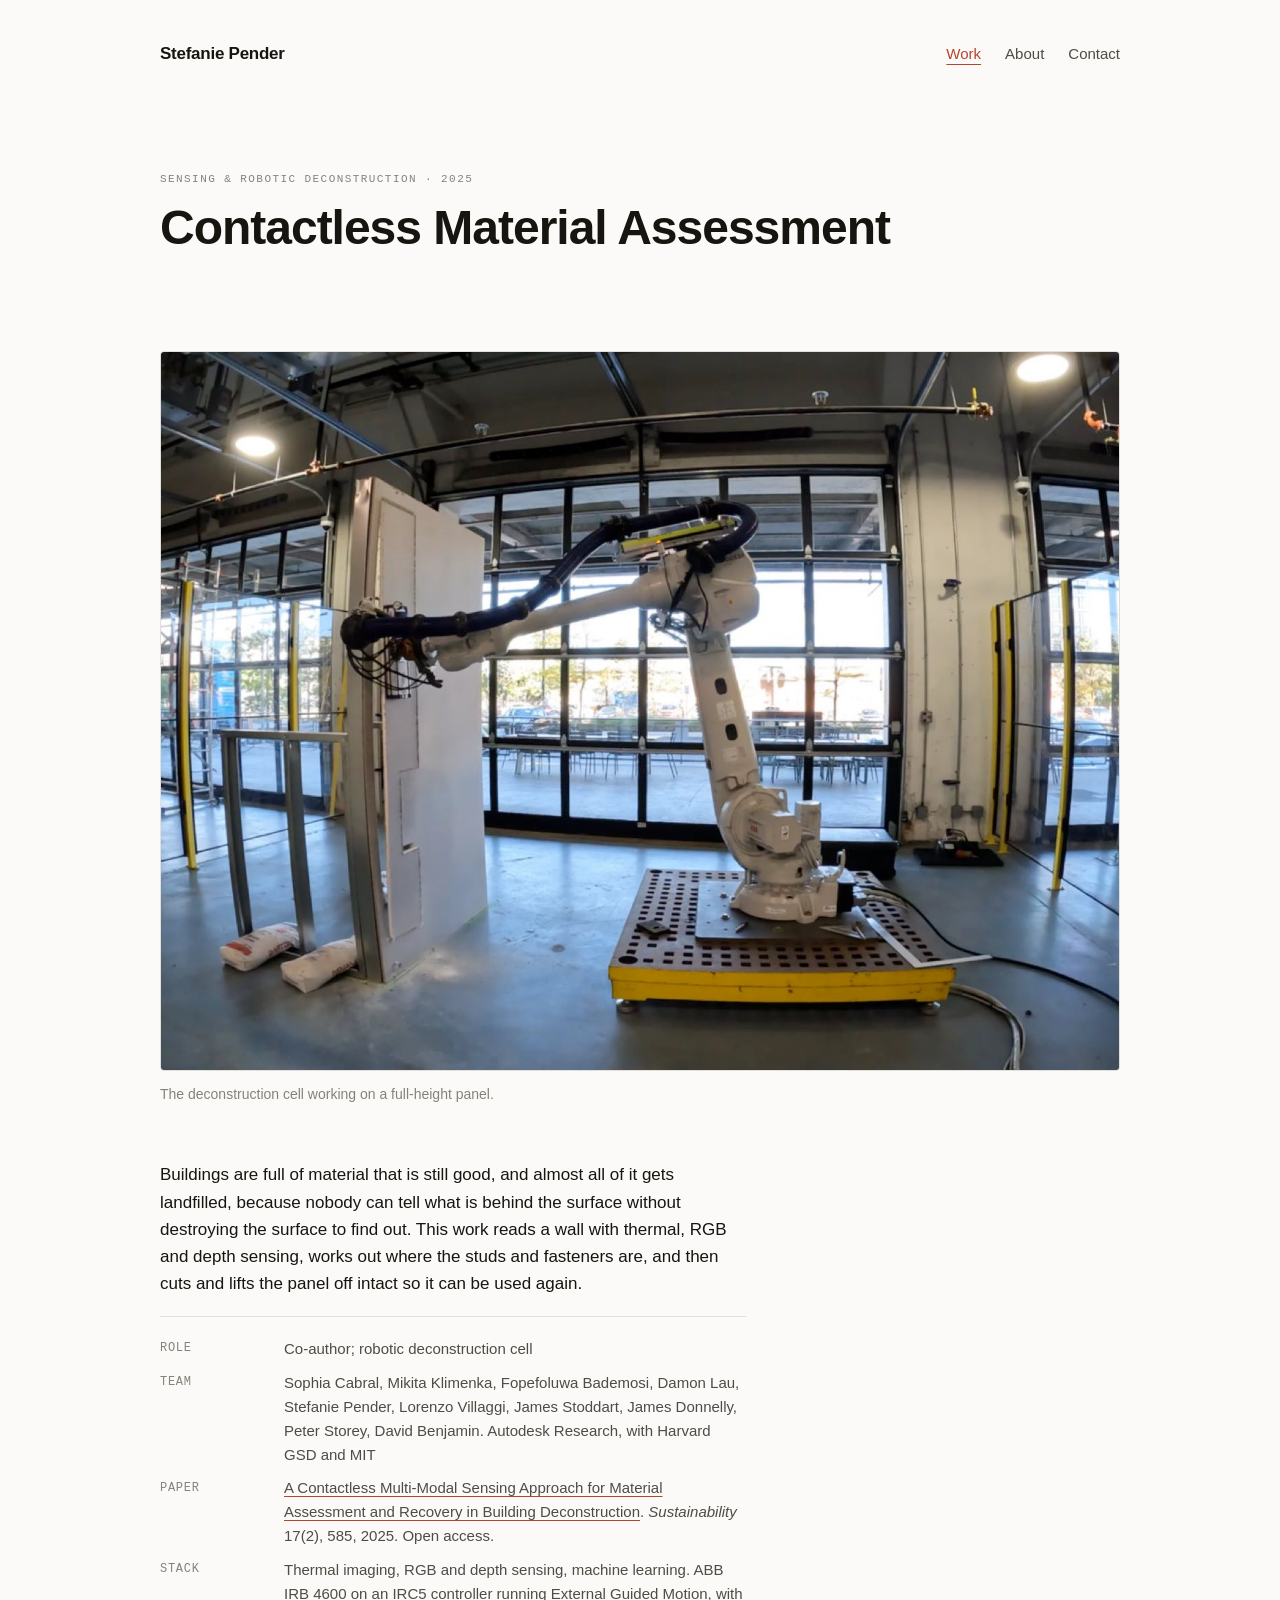
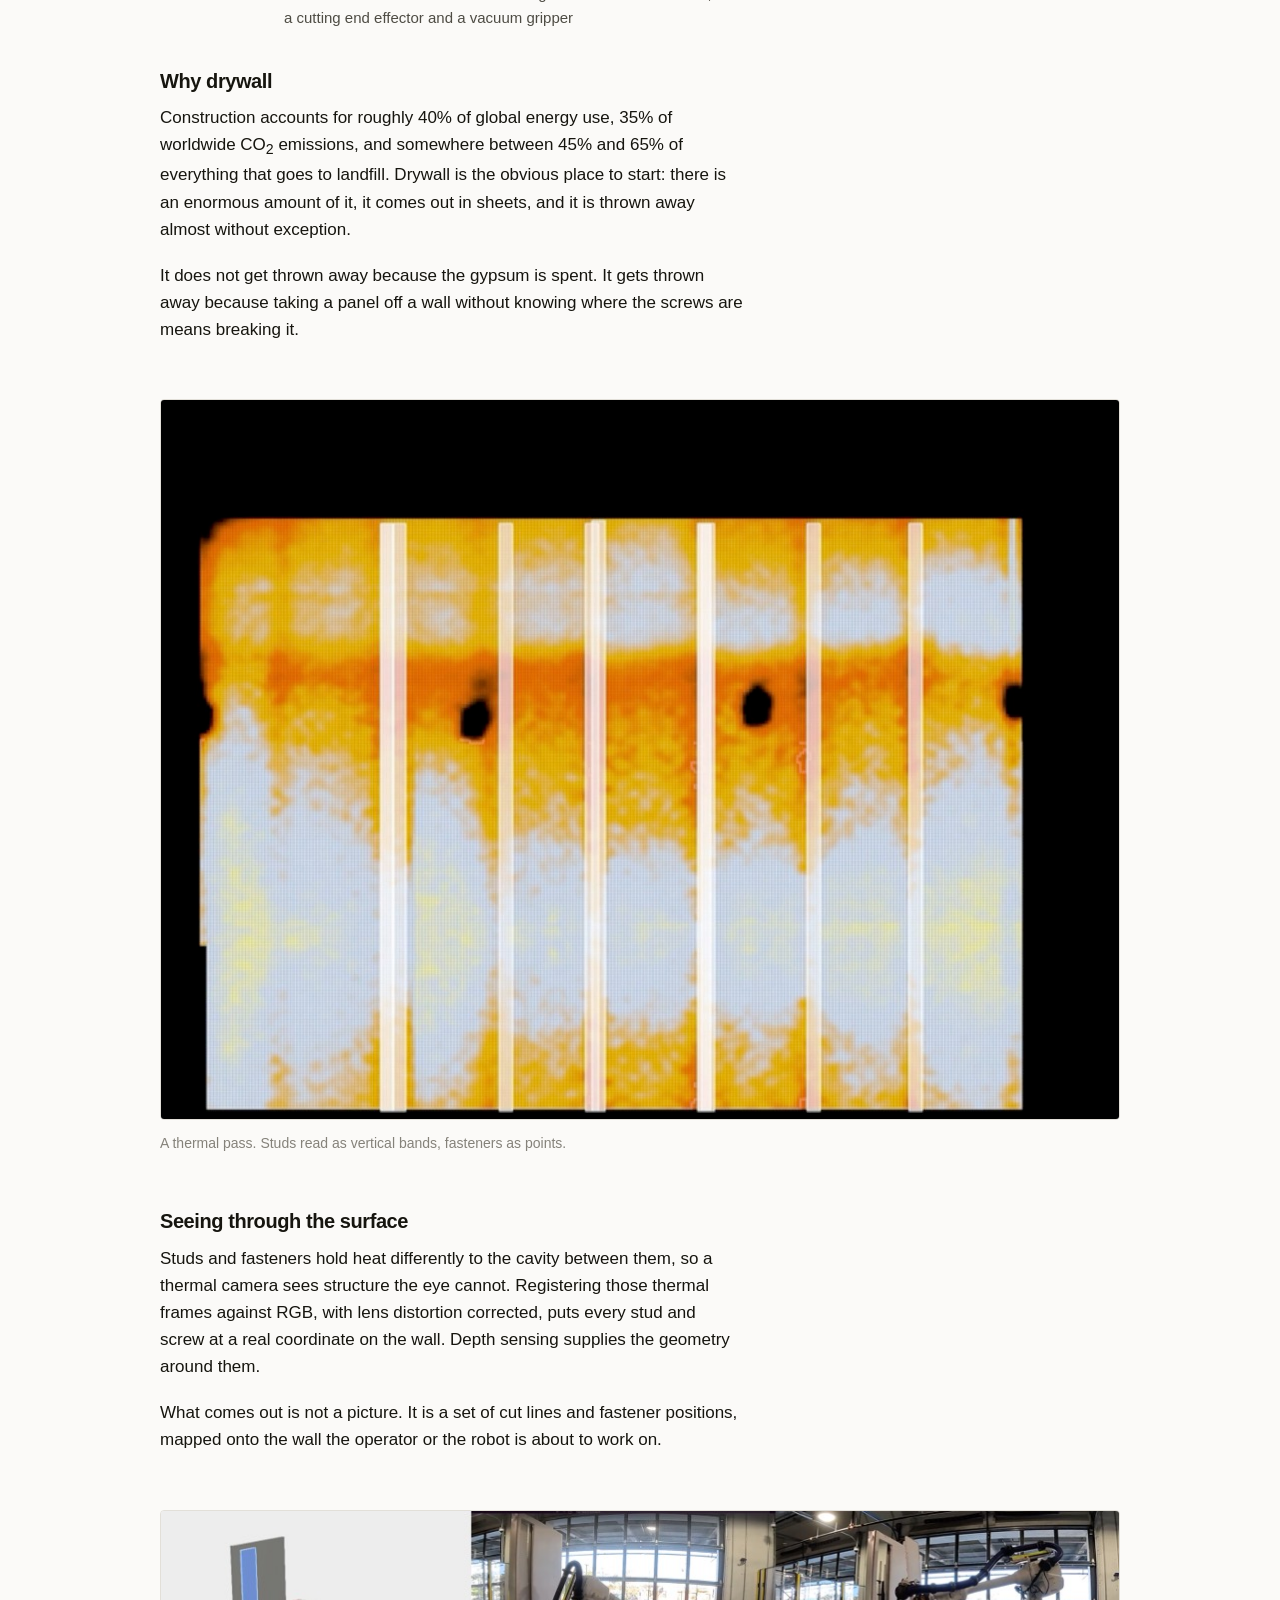
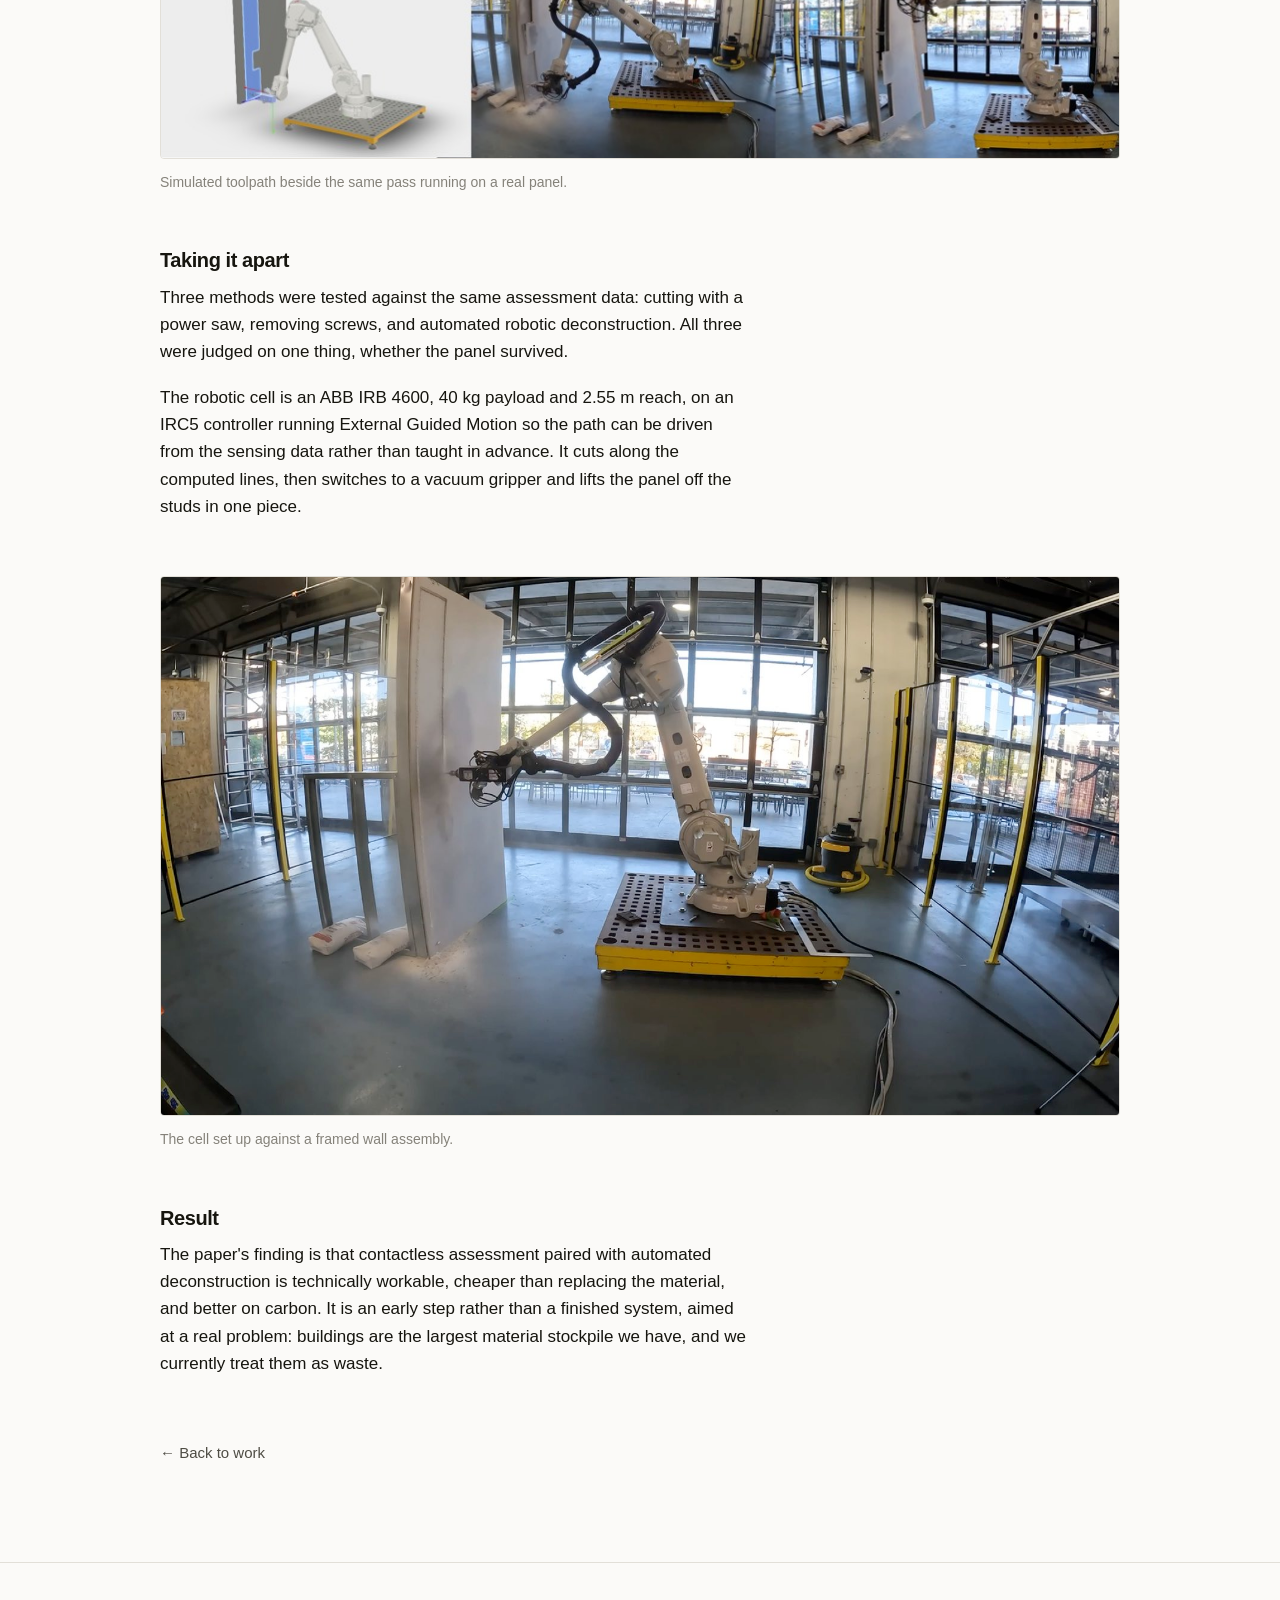
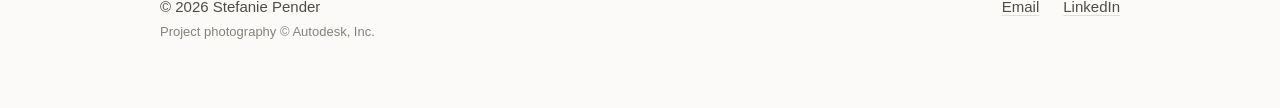
<file: work/drywall-finishing/index.html>
<!doctype html>
<html lang="en">
  <head>
    <meta charset="utf-8" />
    <title>Contactless Material Assessment &middot; Stefanie Pender</title>
    <link rel="canonical" href="https://stefaniepender.com/work/material-recovery/" />
    <meta name="robots" content="noindex" />
    <meta http-equiv="refresh" content="0; url=/work/material-recovery/" />
    <script>location.replace("/work/material-recovery/");</script>
  </head>
  <body>
    <p>
      This project moved to
      <a href="/work/material-recovery/">Contactless Material Assessment</a>.
    </p>
  </body>
</html>
</file>
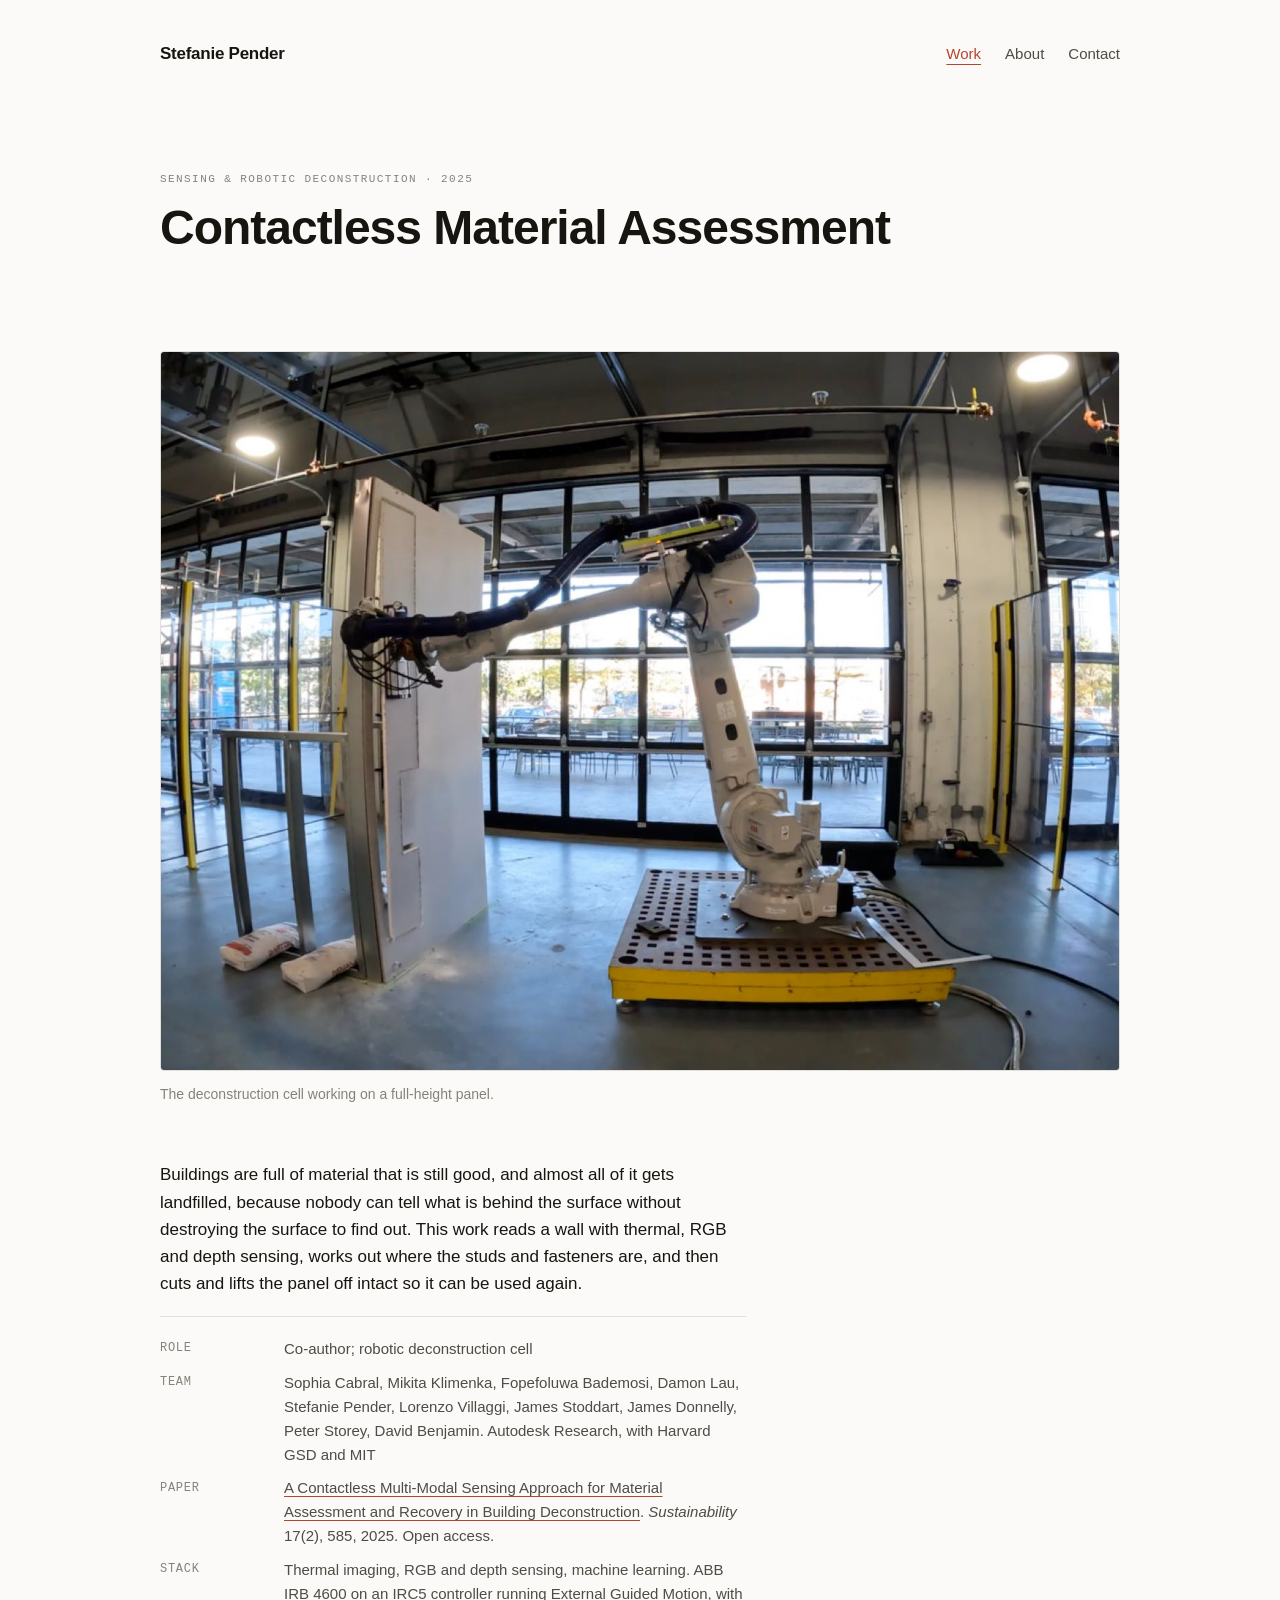
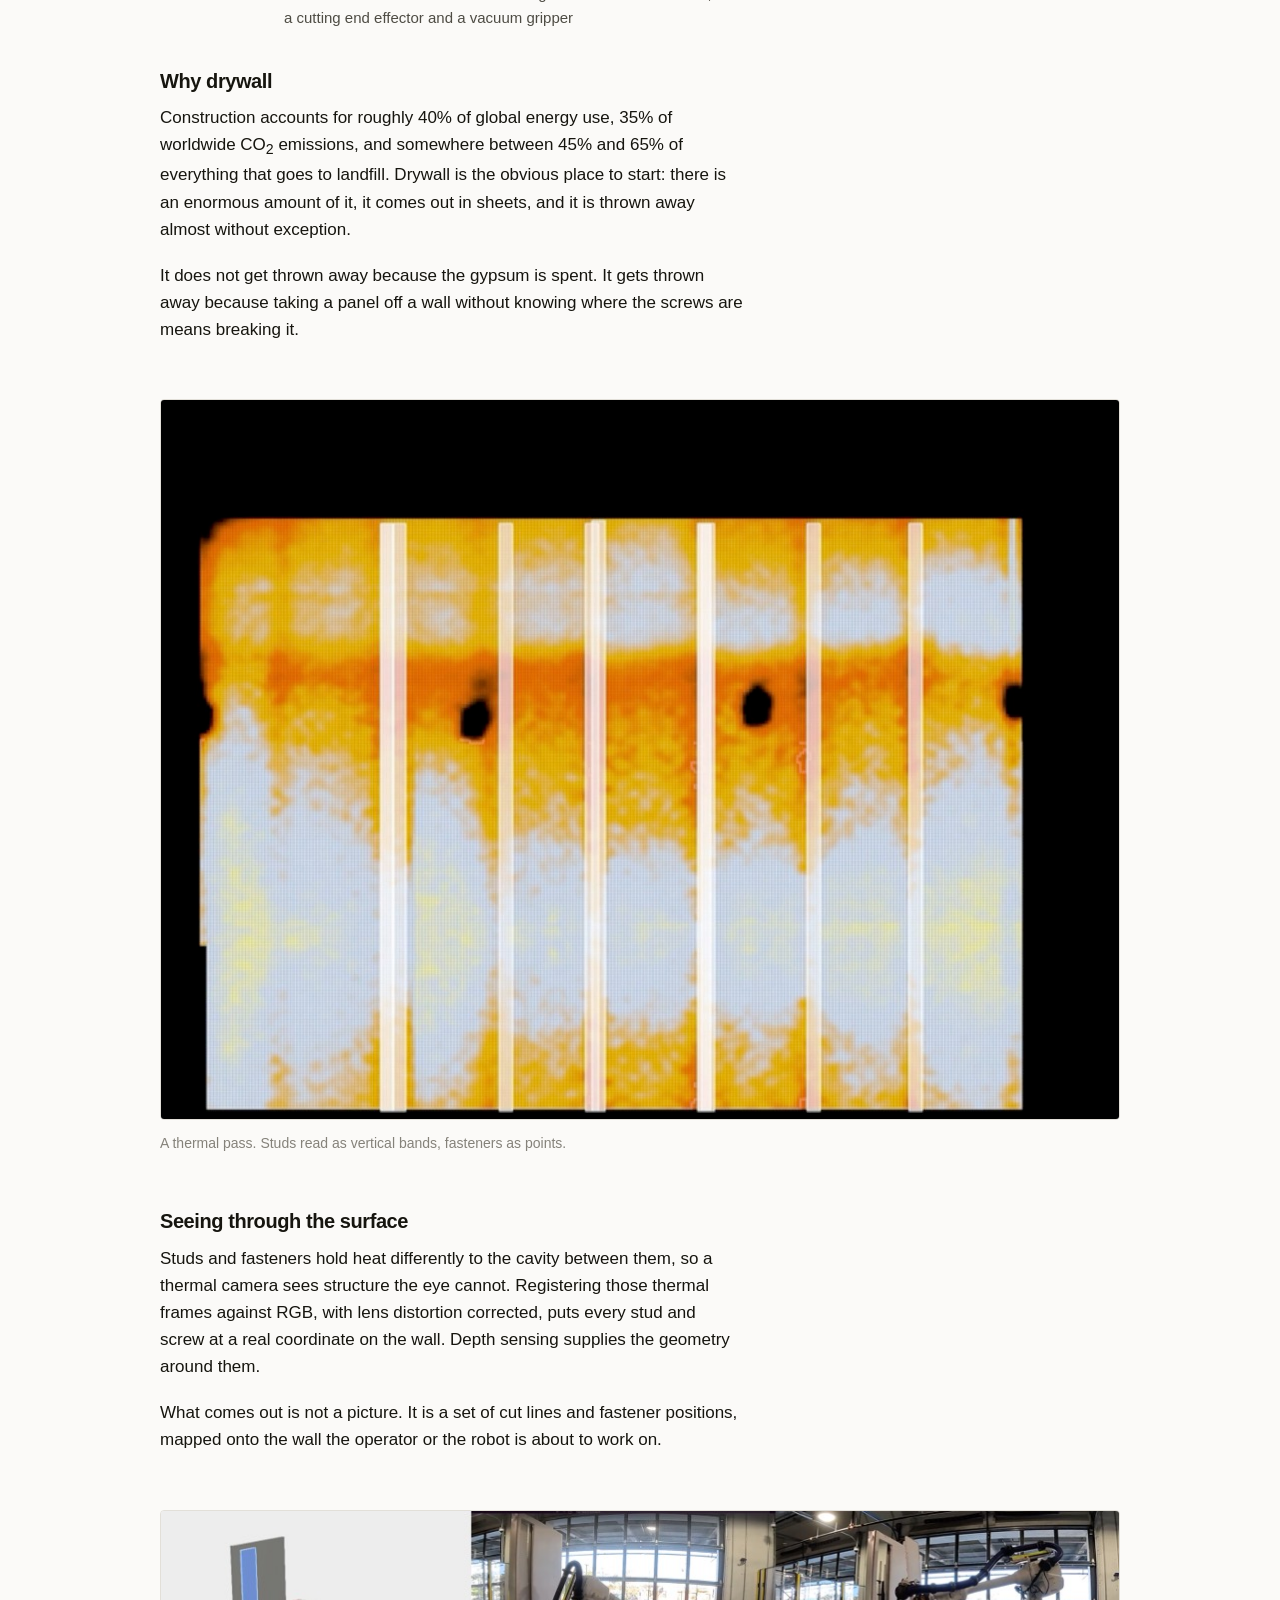
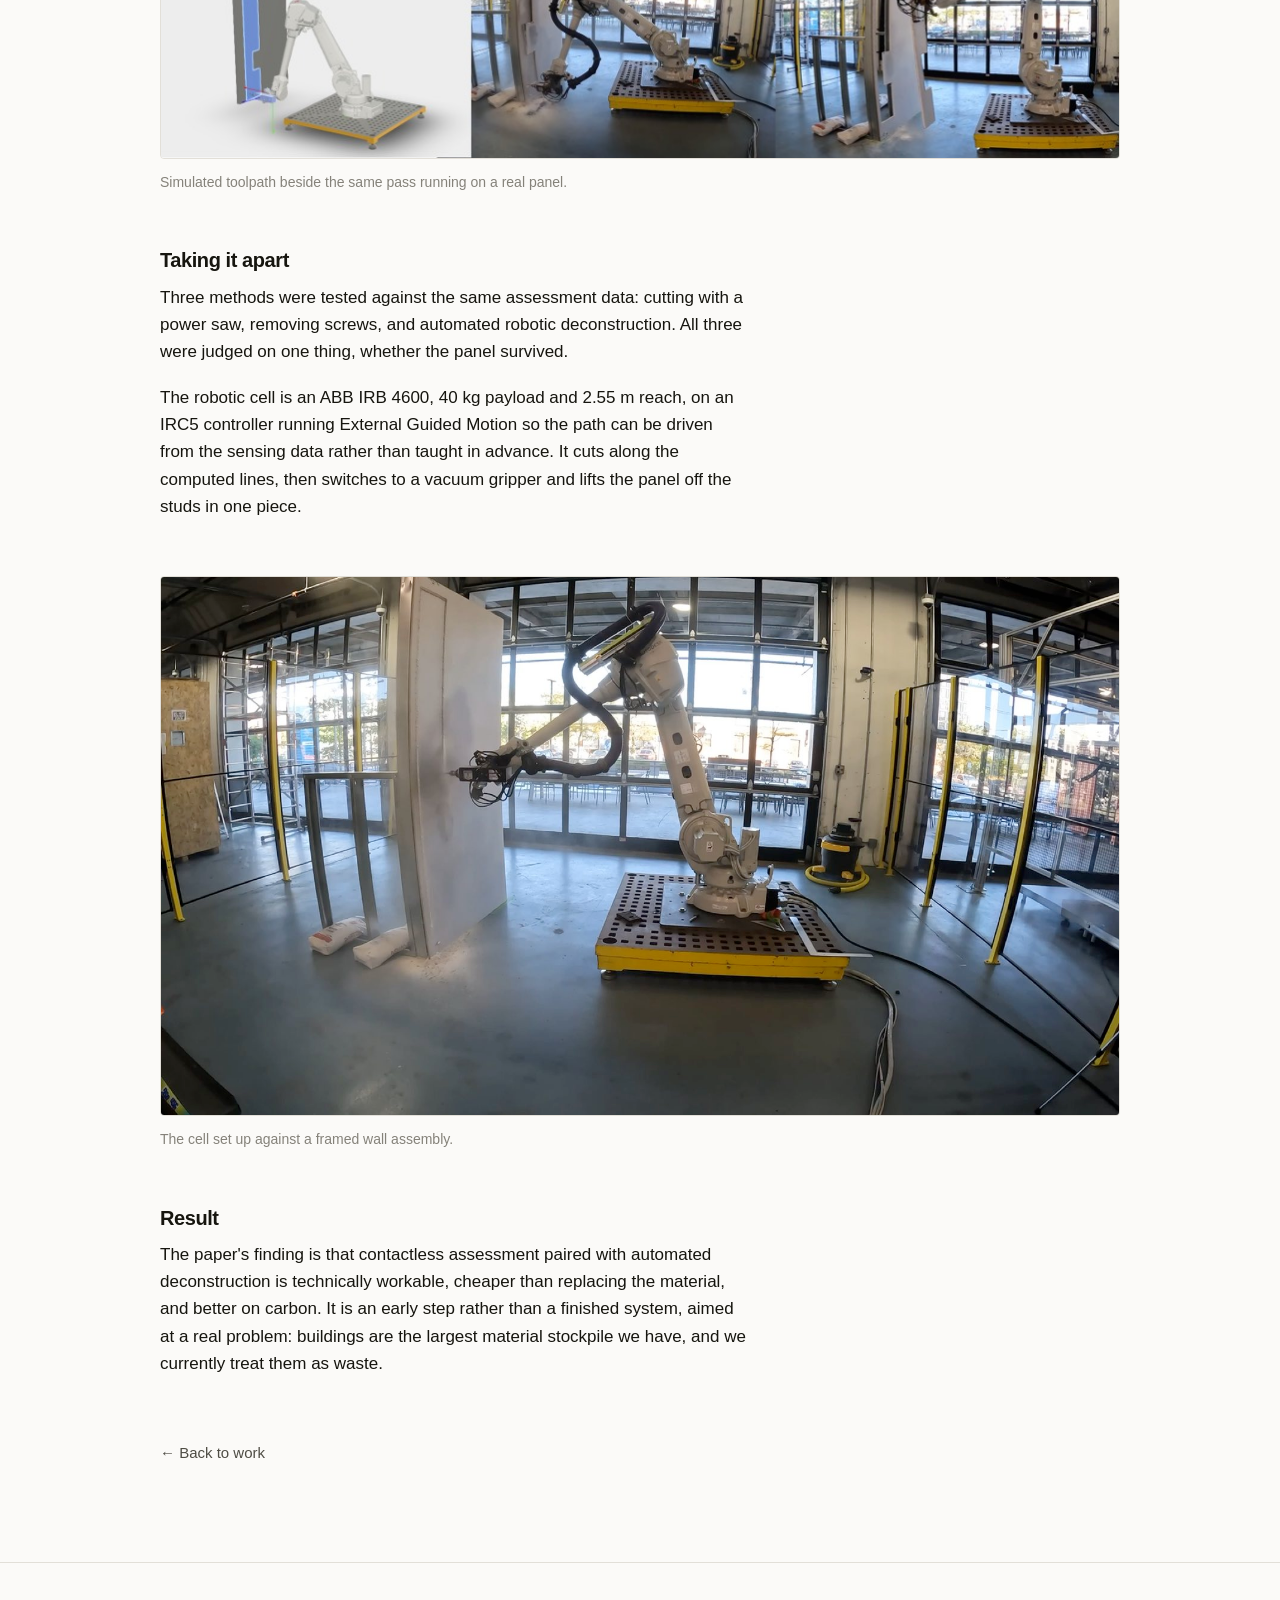
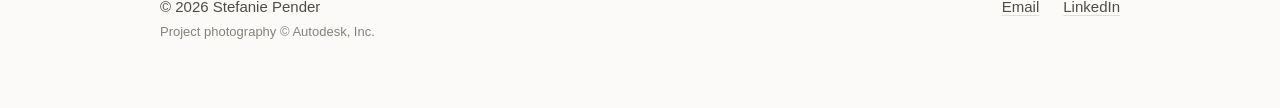
<file: work/material-recovery/index.html>
<!doctype html>
<html lang="en">
  <head>
    <meta charset="utf-8" />
    <meta name="viewport" content="width=device-width, initial-scale=1" />
    <title>Contactless Material Assessment &middot; Stefanie Pender</title>
    <meta
      name="description"
      content="Thermal, RGB and depth sensing to find the studs and fasteners behind a drywall surface, then cut and lift the panel off intact for reuse."
    />
    <link rel="canonical" href="https://stefaniepender.com/work/material-recovery/" />
    <link rel="stylesheet" href="/css/style.css" />
    <link rel="icon" href="/favicon.svg" type="image/svg+xml" />

    <meta property="og:type" content="article" />
    <meta property="og:title" content="Contactless Material Assessment &middot; Stefanie Pender" />
    <meta property="og:url" content="https://stefaniepender.com/work/material-recovery/" />
    <meta property="og:image" content="https://stefaniepender.com/images/drywall-card.jpg" />
    <meta name="twitter:card" content="summary_large_image" />
  </head>

  <body>
    <a class="skip" href="#main">Skip to content</a>

    <header class="masthead">
      <div class="wrap masthead__inner">
        <a class="wordmark" href="/">Stefanie Pender</a>
        <nav class="nav" aria-label="Primary">
          <a href="/#work" aria-current="page">Work</a>
          <a href="/about/">About</a>
          <a data-mail href="#">Contact</a>
        </nav>
      </div>
    </header>

    <main id="main" class="wrap">
      <div class="article__head">
        <p class="eyebrow">Sensing &amp; robotic deconstruction &middot; 2025</p>
        <h1>Contactless Material Assessment</h1>
      </div>

      <figure class="figure">
        <img
          src="/images/drywall-card.jpg"
          alt="An ABB robot arm on a mobile base working against a full-height drywall panel in the robotics lab"
          width="1400"
          height="1050"
        />
        <figcaption>The deconstruction cell working on a full-height panel.</figcaption>
      </figure>

      <div class="prose">
        <p>
          Buildings are full of material that is still good, and almost all of it
          gets landfilled, because nobody can tell what is behind the surface
          without destroying the surface to find out. This work reads a wall with
          thermal, RGB and depth sensing, works out where the studs and fasteners
          are, and then cuts and lifts the panel off intact so it can be used
          again.
        </p>

        <dl class="facts">
          <dt>Role</dt>
          <dd>Co-author; robotic deconstruction cell</dd>

          <dt>Team</dt>
          <dd>
            Sophia Cabral, Mikita Klimenka, Fopefoluwa Bademosi, Damon Lau,
            Stefanie Pender, Lorenzo Villaggi, James Stoddart, James Donnelly,
            Peter Storey, David Benjamin. Autodesk Research, with Harvard GSD and
            MIT
          </dd>

          <dt>Paper</dt>
          <dd>
            <a href="https://doi.org/10.3390/su17020585"
              >A Contactless Multi-Modal Sensing Approach for Material Assessment
              and Recovery in Building Deconstruction</a
            >. <em>Sustainability</em> 17(2), 585, 2025. Open access.
          </dd>

          <dt>Stack</dt>
          <dd>
            Thermal imaging, RGB and depth sensing, machine learning. ABB
            IRB&nbsp;4600 on an IRC5 controller running External Guided Motion,
            with a cutting end effector and a vacuum gripper
          </dd>
        </dl>

        <h2>Why drywall</h2>
        <p>
          Construction accounts for roughly 40% of global energy use, 35% of
          worldwide CO<sub>2</sub> emissions, and somewhere between 45% and 65%
          of everything that goes to landfill. Drywall is the obvious place to
          start: there is an enormous amount of it, it comes out in sheets, and
          it is thrown away almost without exception.
        </p>
        <p>
          It does not get thrown away because the gypsum is spent. It gets thrown
          away because taking a panel off a wall without knowing where the screws
          are means breaking it.
        </p>
      </div>

      <figure class="figure">
        <img
          src="/images/nde-card.jpg"
          alt="A false-colour thermographic scan of a wall showing vertical stud lines as bright bands and fastener points as dark spots"
          width="1400"
          height="1050"
          loading="lazy"
        />
        <figcaption>
          A thermal pass. Studs read as vertical bands, fasteners as points.
        </figcaption>
      </figure>

      <div class="prose">
        <h2>Seeing through the surface</h2>
        <p>
          Studs and fasteners hold heat differently to the cavity between them,
          so a thermal camera sees structure the eye cannot. Registering those
          thermal frames against RGB, with lens distortion corrected, puts every
          stud and screw at a real coordinate on the wall. Depth sensing supplies
          the geometry around them.
        </p>
        <p>
          What comes out is not a picture. It is a set of cut lines and fastener
          positions, mapped onto the wall the operator or the robot is about to
          work on.
        </p>
      </div>

      <figure class="figure">
        <img
          src="/images/drywall-sim.jpg"
          alt="Three panels side by side: a simulation of the robot arm tracing a toolpath across a wall panel, and two photographs of the same robot doing it on a real panel in the shop"
          width="960"
          height="248"
          loading="lazy"
        />
        <figcaption>
          Simulated toolpath beside the same pass running on a real panel.
        </figcaption>
      </figure>

      <div class="prose">
        <h2>Taking it apart</h2>
        <p>
          Three methods were tested against the same assessment data: cutting
          with a power saw, removing screws, and automated robotic
          deconstruction. All three were judged on one thing, whether the panel
          survived.
        </p>
        <p>
          The robotic cell is an ABB IRB&nbsp;4600, 40&nbsp;kg payload and
          2.55&nbsp;m reach, on an IRC5 controller running External Guided Motion
          so the path can be driven from the sensing data rather than taught in
          advance. It cuts along the computed lines, then switches to a vacuum
          gripper and lifts the panel off the studs in one piece.
        </p>
      </div>

      <figure class="figure">
        <img
          src="/images/drywall-workflow.jpg"
          alt="Wide view of the robot cell in the shop with a drywall panel mounted vertically on a stud frame"
          width="1600"
          height="900"
          loading="lazy"
        />
        <figcaption>The cell set up against a framed wall assembly.</figcaption>
      </figure>

      <div class="prose">
        <h2>Result</h2>
        <p>
          The paper's finding is that contactless assessment paired with
          automated deconstruction is technically workable, cheaper than
          replacing the material, and better on carbon. It is an early step
          rather than a finished system, aimed at a real problem: buildings are
          the largest material stockpile we have, and we currently treat them as
          waste.
        </p>
      </div>

      <a class="back" href="/#work">&larr; Back to work</a>
    </main>

    <footer class="footer">
      <div class="wrap footer__inner">
        <p>
          &copy; 2026 Stefanie Pender<br />
          <span class="footer__credit">Project photography &copy; Autodesk, Inc.</span>
        </p>
        <nav class="footer__links" aria-label="Elsewhere">
          <a data-mail href="#">Email</a>
          <a href="https://www.linkedin.com/in/stefanie-pender-4baa75116">LinkedIn</a>
        </nav>
      </div>
    </footer>
    <script>
      (function () {
        var u = "stefpender", d = ["gmail", "com"].join(".");
        var addr = u + String.fromCharCode(64) + d;
        document.querySelectorAll("[data-mail]").forEach(function (el) {
          el.setAttribute("href", "mai" + "lto:" + addr);
          if (el.hasAttribute("data-mail-text")) el.textContent = addr;
        });
      })();
    </script>
  </body>
</html>
</file>
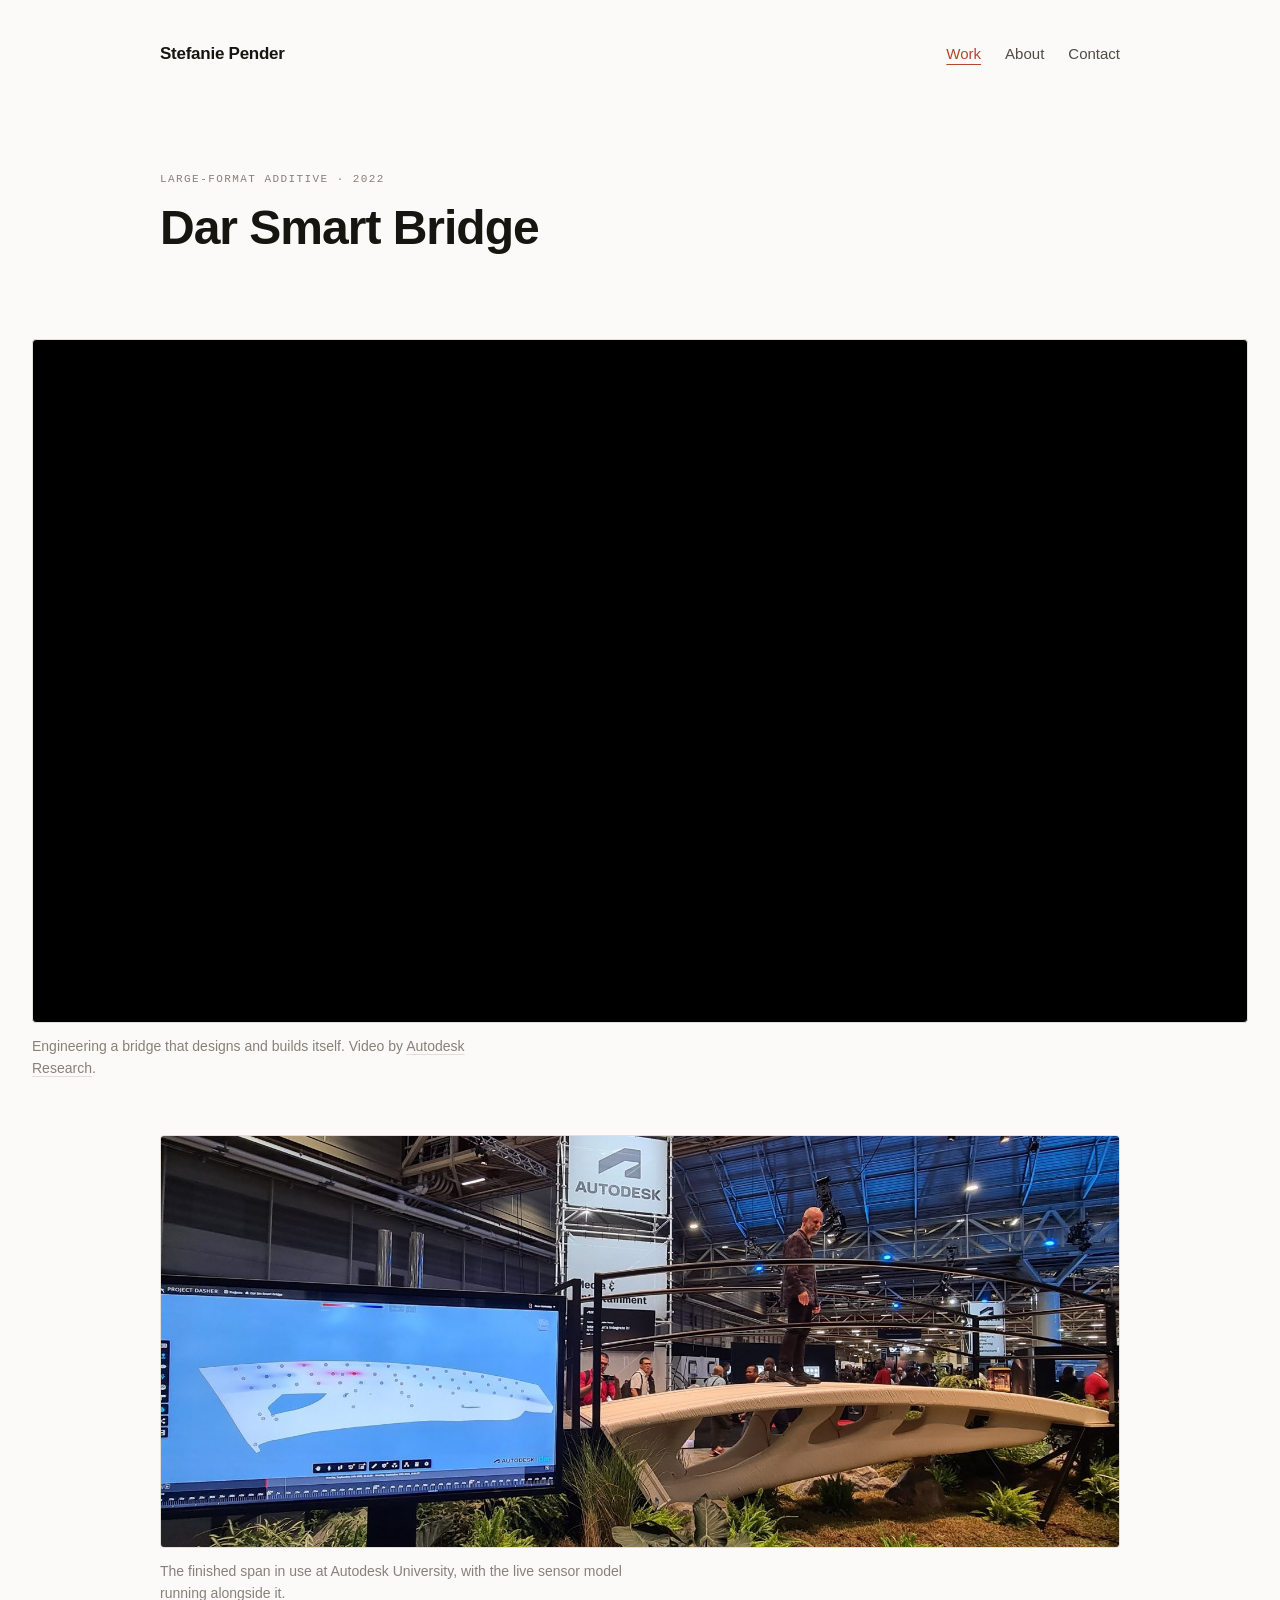
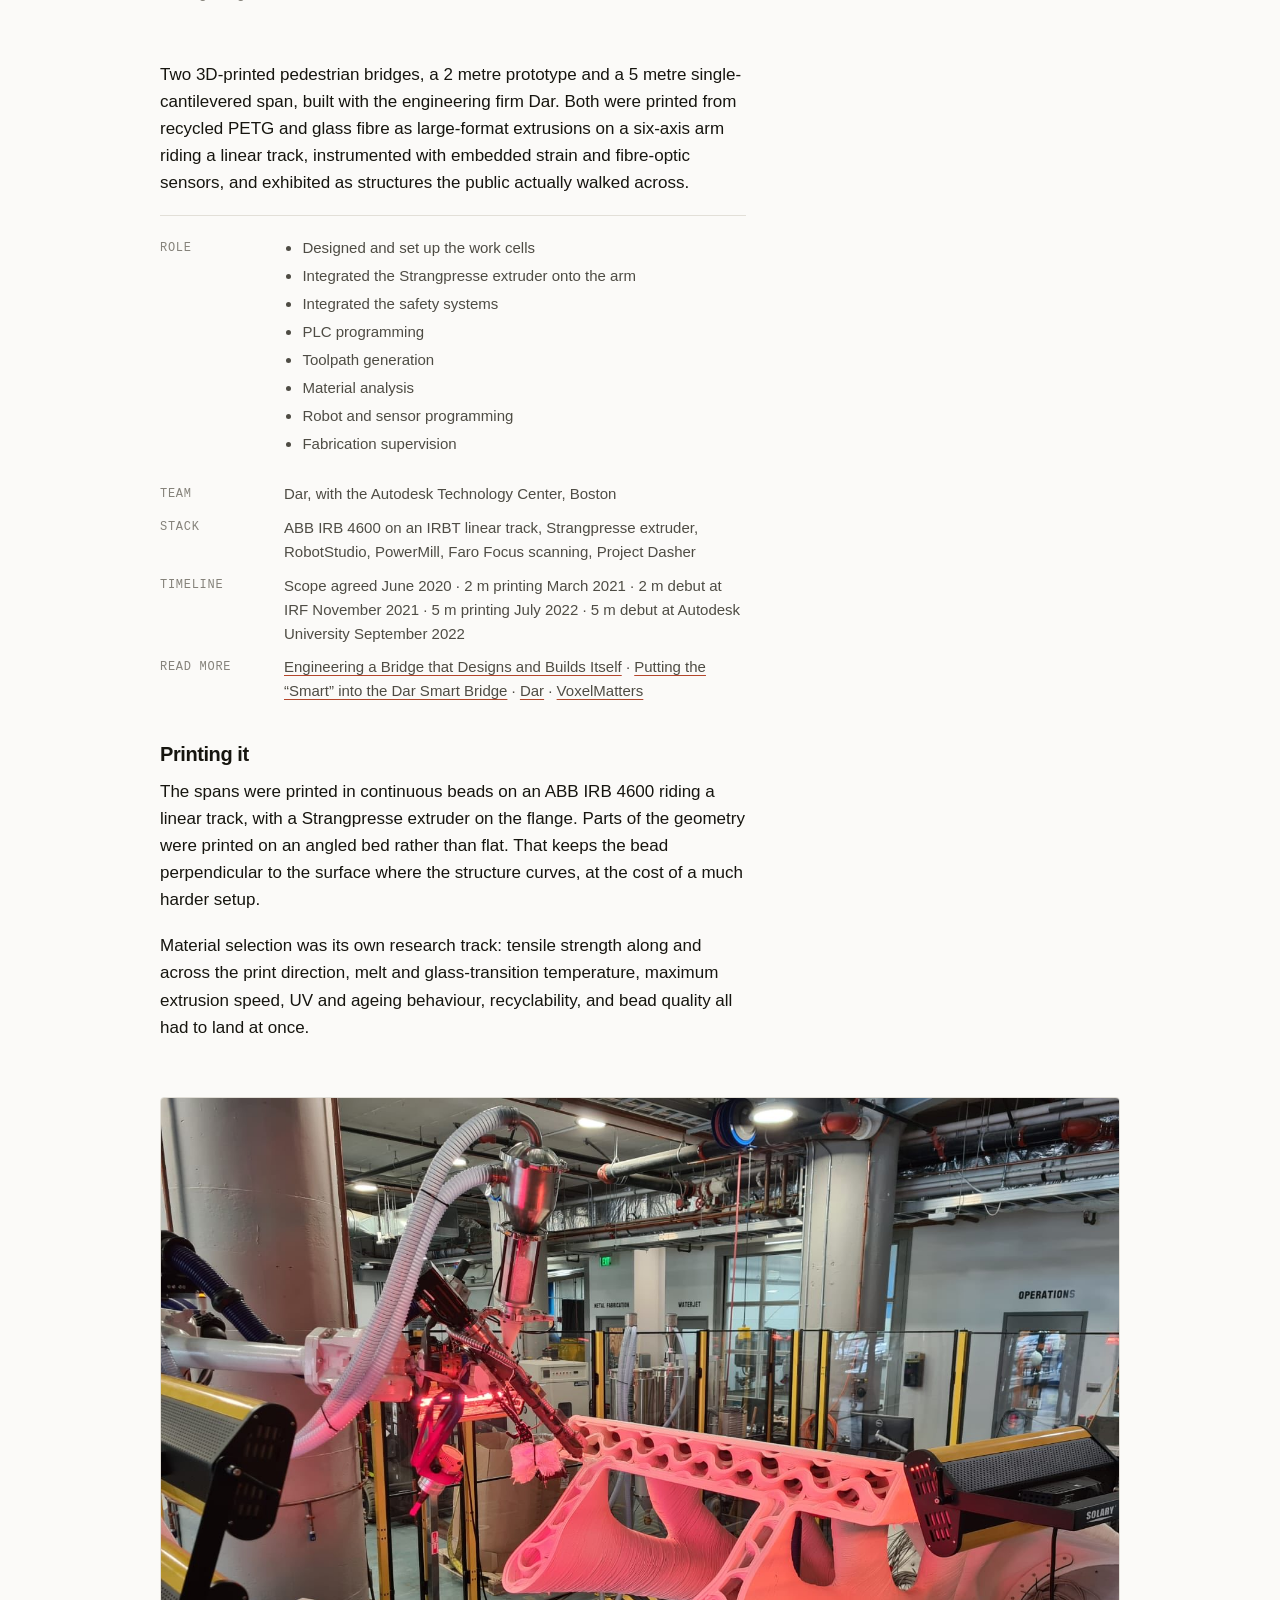
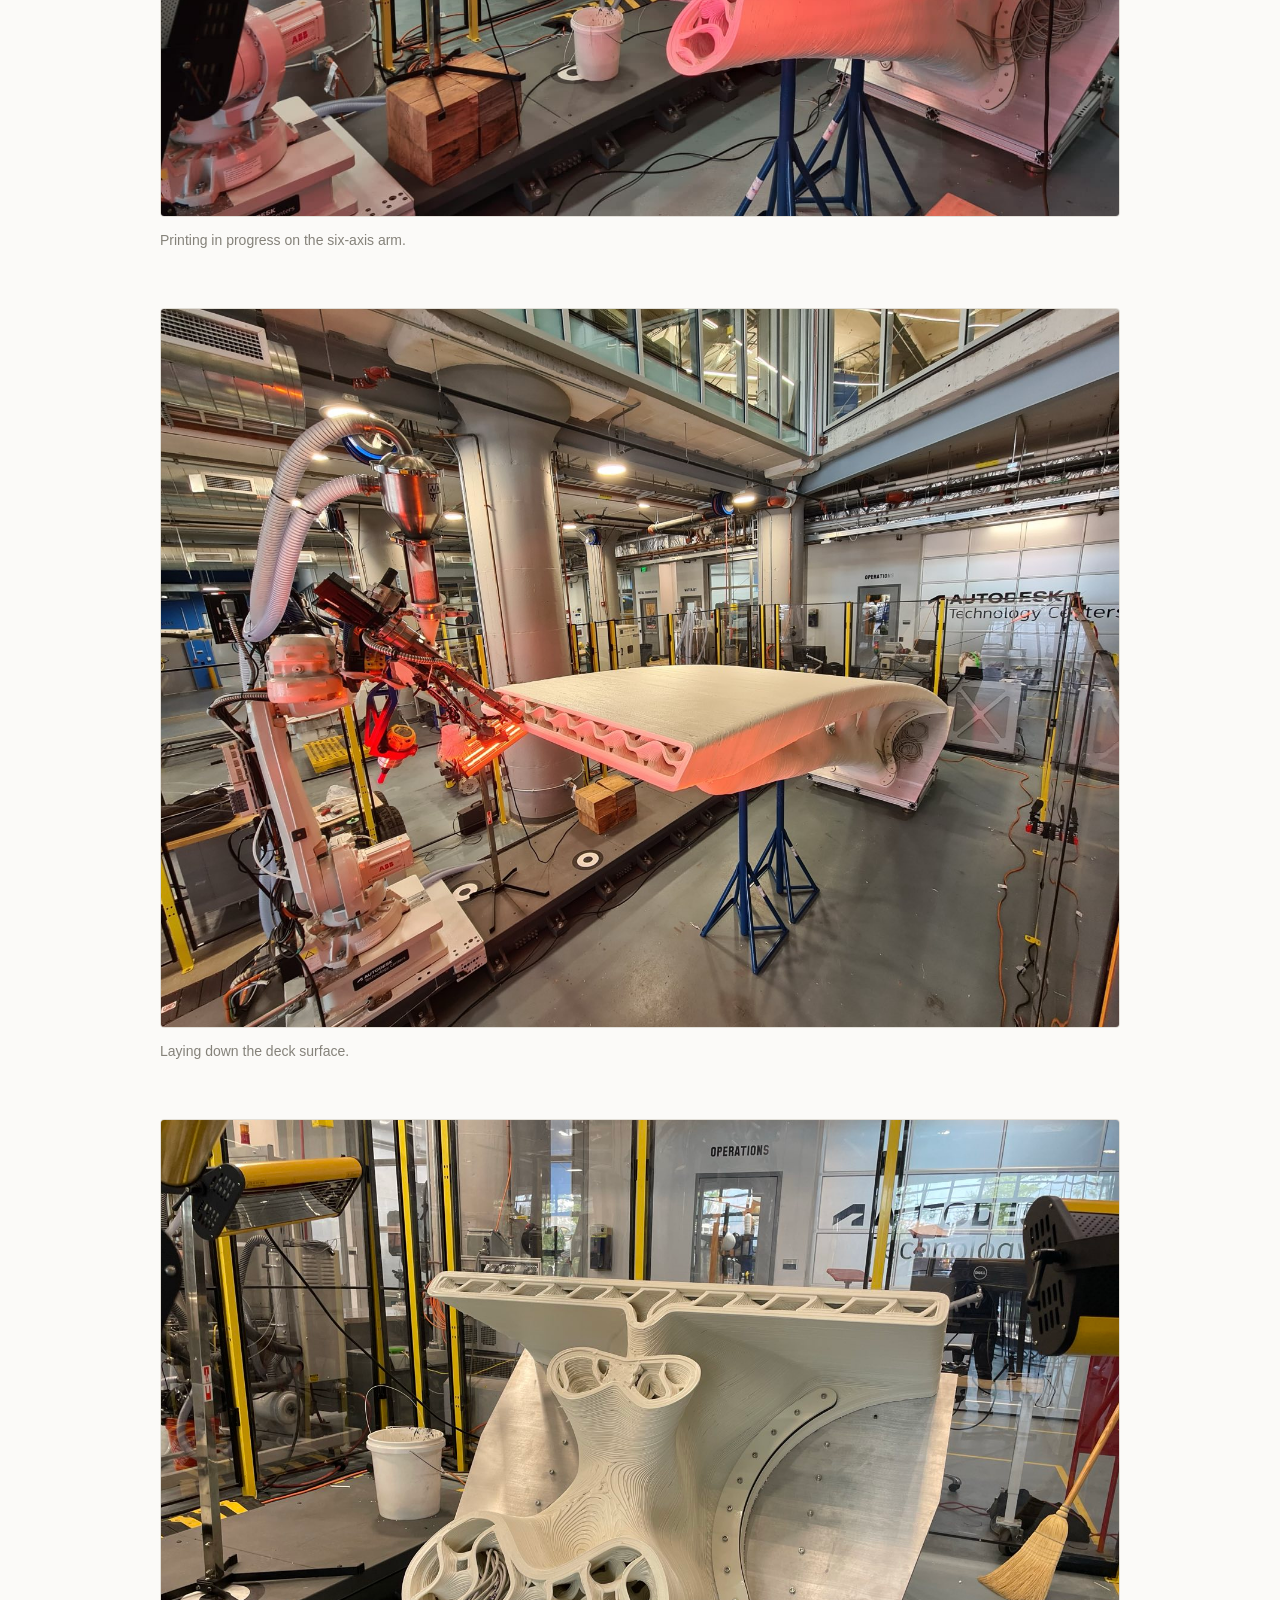
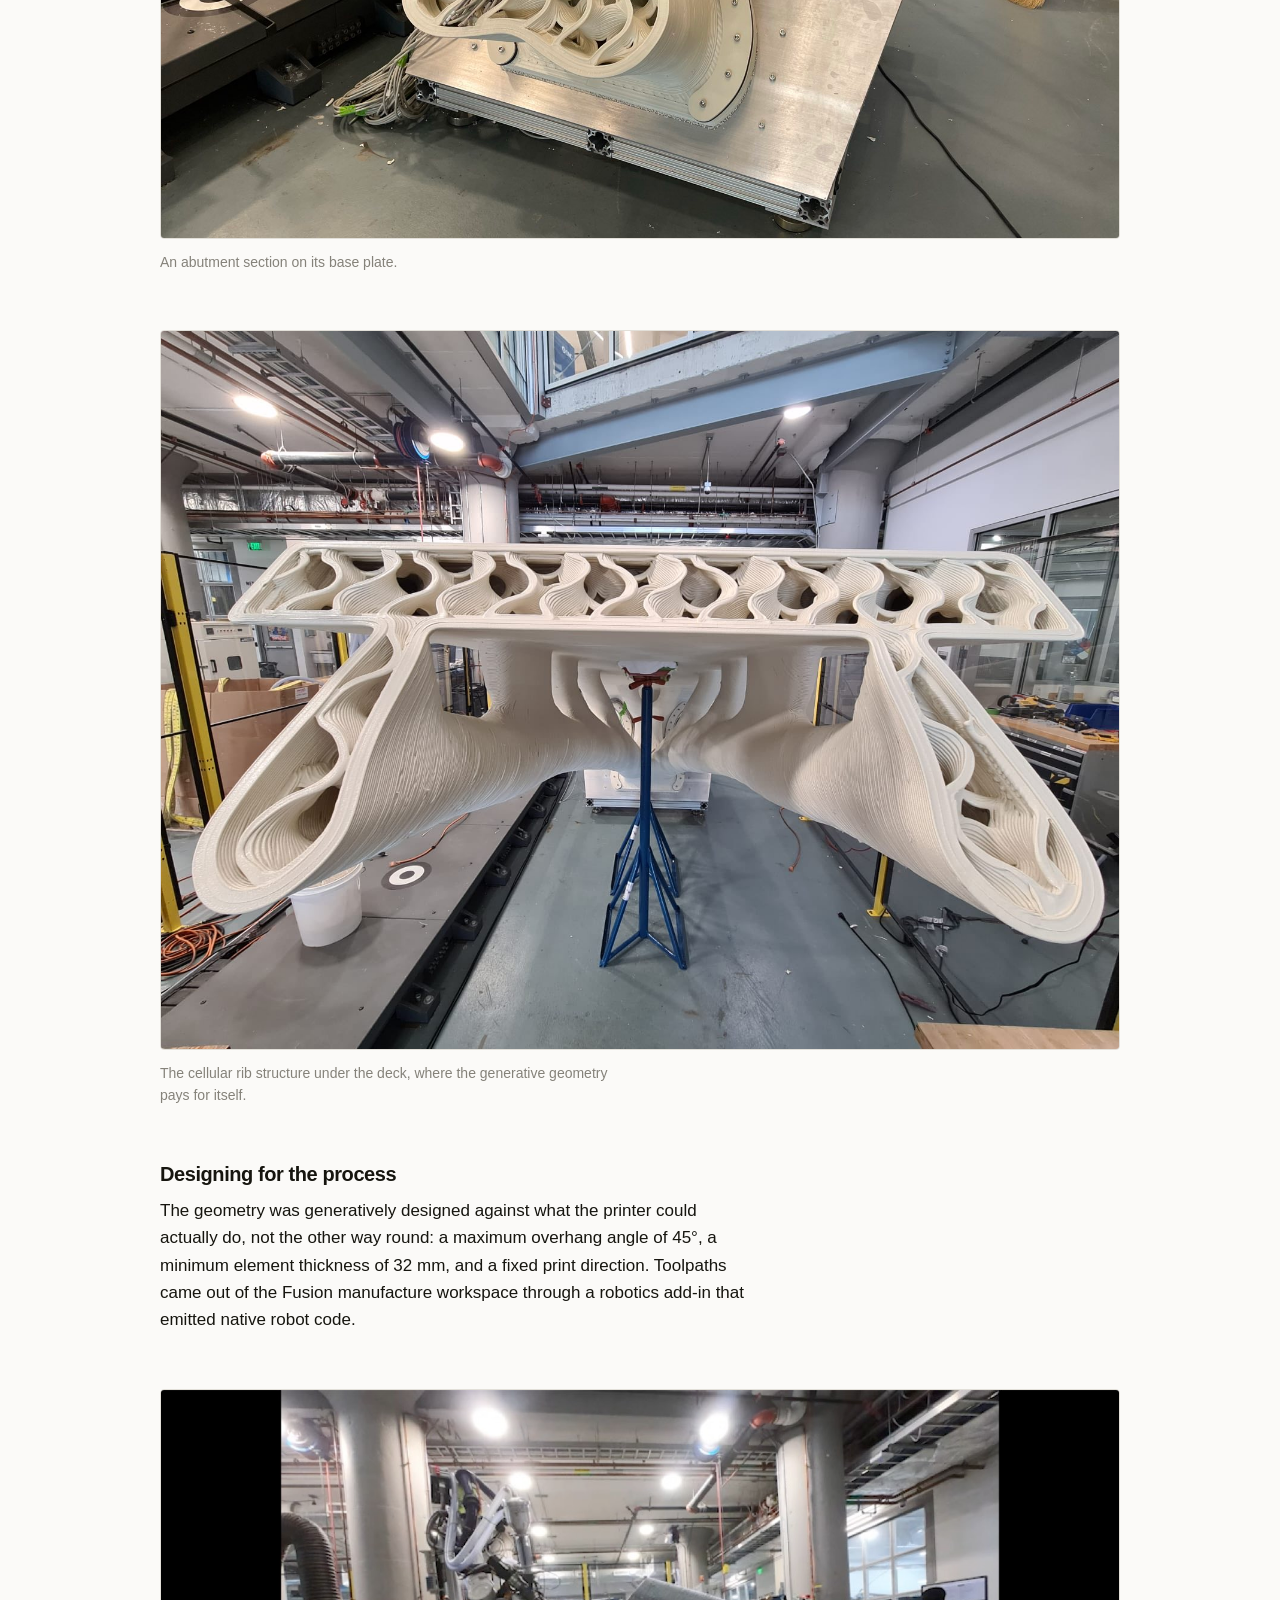
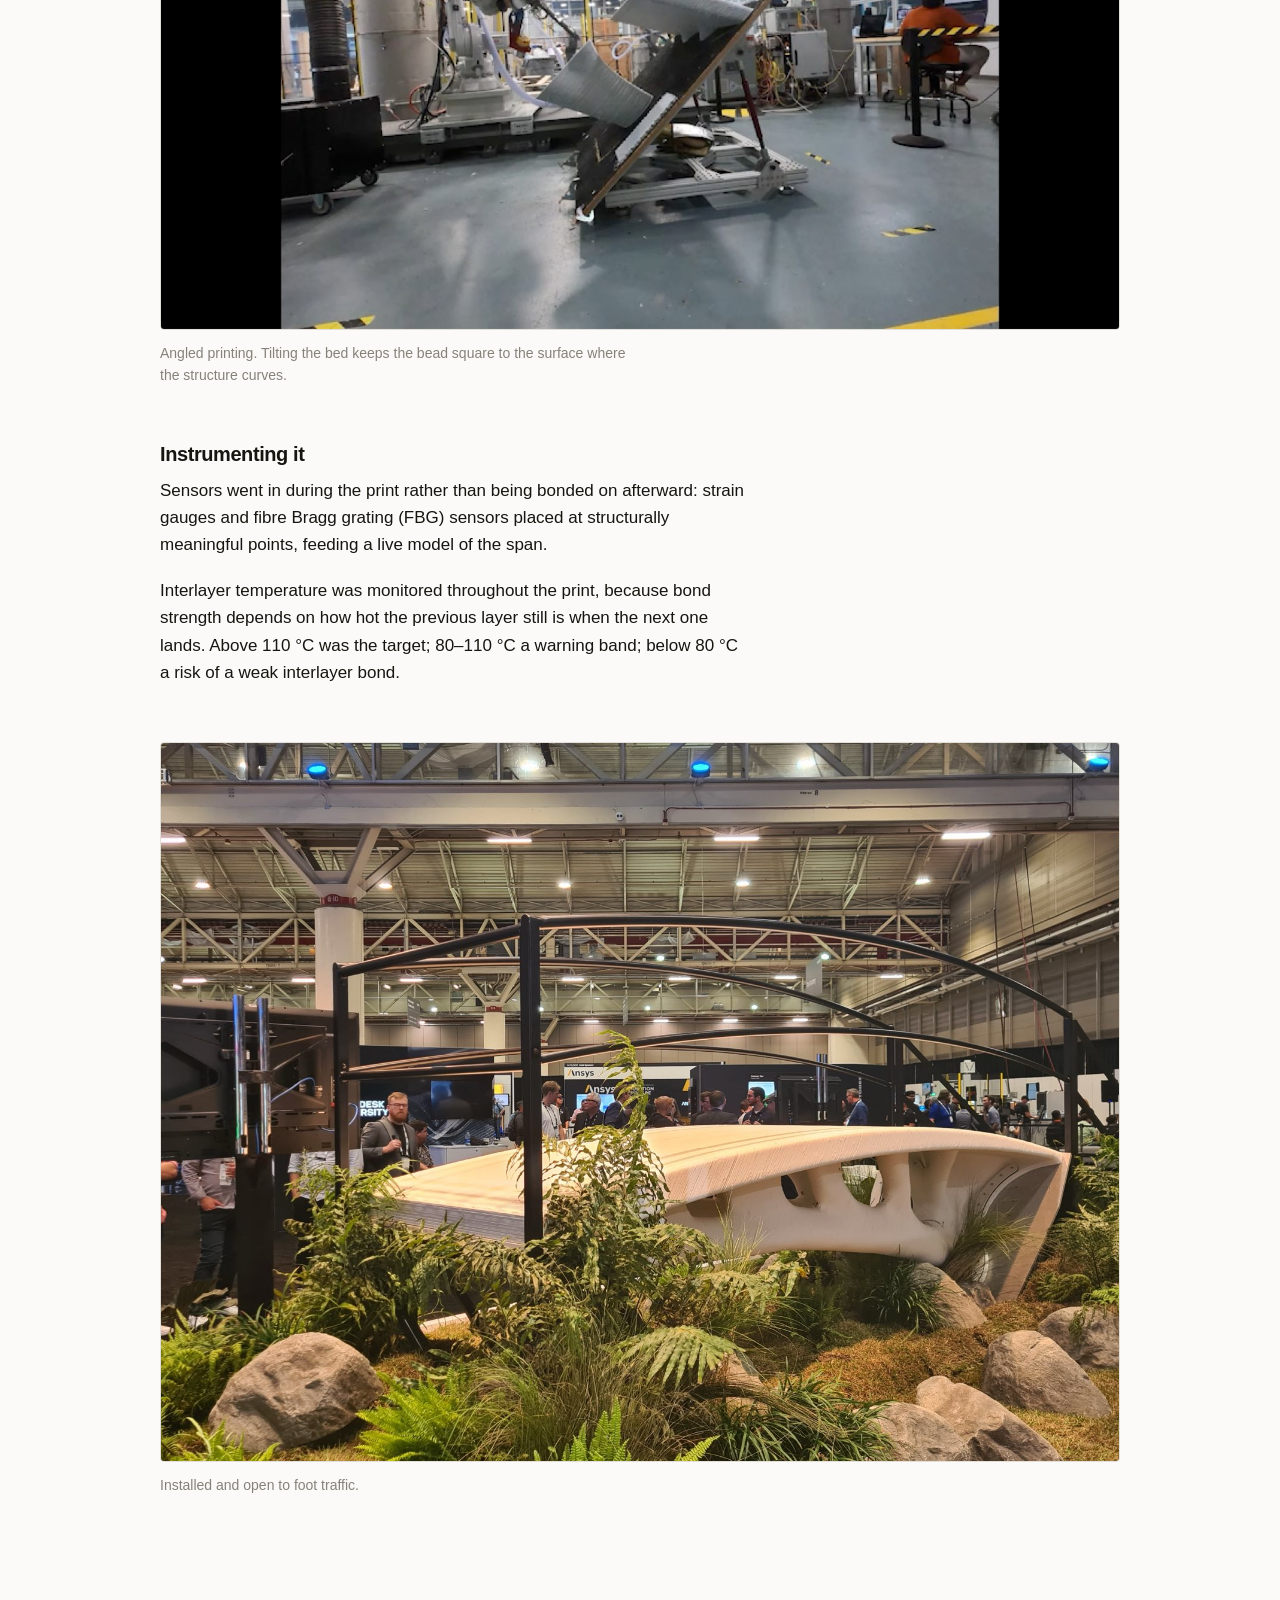
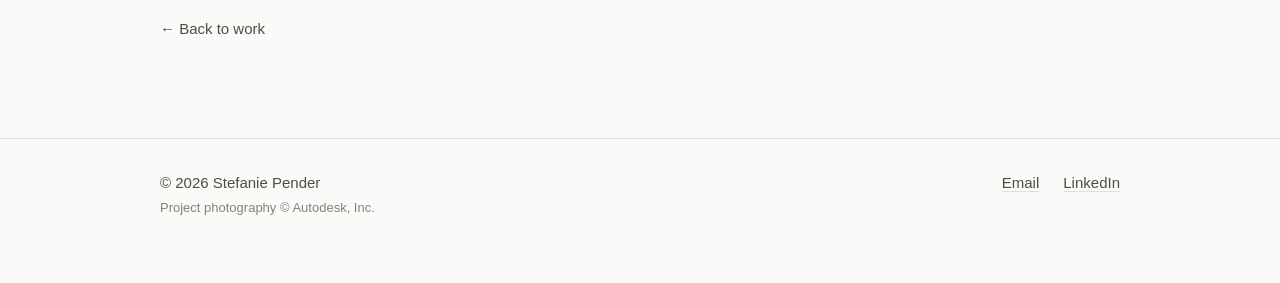
<file: work/printed-bridge/index.html>
<!doctype html>
<html lang="en">
  <head>
    <meta charset="utf-8" />
    <meta name="viewport" content="width=device-width, initial-scale=1" />
    <title>Dar Smart Bridge &middot; Stefanie Pender</title>
    <meta
      name="description"
      content="Dar Smart Bridge: a robotically 3D-printed pedestrian bridge at 2 m and then 5 m, with embedded strain and fibre-optic sensing, printed on an ABB IRB 4600 with a Strangpresse extruder."
    />
    <link rel="canonical" href="https://stefaniepender.com/work/printed-bridge/" />
    <link rel="stylesheet" href="/css/style.css" />
    <link rel="icon" href="/favicon.svg" type="image/svg+xml" />

    <meta property="og:type" content="article" />
    <meta property="og:title" content="Dar Smart Bridge &middot; Stefanie Pender" />
    <meta property="og:url" content="https://stefaniepender.com/work/printed-bridge/" />
    <meta property="og:image" content="https://stefaniepender.com/images/bridge-hero.jpg" />
    <meta name="twitter:card" content="summary_large_image" />
  </head>

  <body>
    <a class="skip" href="#main">Skip to content</a>

    <header class="masthead">
      <div class="wrap masthead__inner">
        <a class="wordmark" href="/">Stefanie Pender</a>
        <nav class="nav" aria-label="Primary">
          <a href="/#work" aria-current="page">Work</a>
          <a href="/about/">About</a>
          <a data-mail href="#">Contact</a>
        </nav>
      </div>
    </header>

    <main id="main" class="wrap">
      <div class="article__head">
        <p class="eyebrow">Large-format additive &middot; 2022</p>
        <h1>Dar Smart Bridge</h1>
      </div>

      <figure class="figure video-figure">
        <div class="video">
          <iframe
            src="https://www.youtube-nocookie.com/embed/6xnQtPgjYjY"
            title="Dar x ADSK: Engineering a bridge that designs and builds itself"
            loading="eager"
            referrerpolicy="strict-origin-when-cross-origin"
            allow="accelerometer; clipboard-write; encrypted-media; gyroscope; picture-in-picture; web-share"
            allowfullscreen
          ></iframe>
        </div>
        <figcaption>
          Engineering a bridge that designs and builds itself. Video by
          <a href="https://www.youtube.com/@autodeskresearch">Autodesk Research</a>.
        </figcaption>
      </figure>

      <figure class="figure">
        <img
          src="/images/bridge-hero.jpg"
          alt="A person walking across the printed bridge on an exhibition floor, with a live digital-twin readout of the structure on a screen beside it"
          width="1680"
          height="720"
          loading="lazy"
        />
        <figcaption>
          The finished span in use at Autodesk University, with the live sensor
          model running alongside it.
        </figcaption>
      </figure>

      <div class="prose">
        <p>
          Two 3D-printed pedestrian bridges, a 2&nbsp;metre prototype and a
          5&nbsp;metre single-cantilevered span, built with the engineering firm
          Dar. Both were printed from recycled PETG and glass fibre as
          large-format extrusions on a six-axis arm riding a linear track,
          instrumented with embedded strain and fibre-optic sensors, and
          exhibited as structures the public actually walked across.
        </p>

        <dl class="facts">
          <dt>Role</dt>
          <dd>
            <ul class="facts__list">
              <li>Designed and set up the work cells</li>
              <li>Integrated the Strangpresse extruder onto the arm</li>
              <li>Integrated the safety systems</li>
              <li>PLC programming</li>
              <li>Toolpath generation</li>
              <li>Material analysis</li>
              <li>Robot and sensor programming</li>
              <li>Fabrication supervision</li>
            </ul>
          </dd>

          <dt>Team</dt>
          <dd>Dar, with the Autodesk Technology Center, Boston</dd>

          <dt>Stack</dt>
          <dd>
            ABB IRB&nbsp;4600 on an IRBT linear track, Strangpresse extruder,
            RobotStudio, PowerMill, Faro Focus scanning, Project&nbsp;Dasher
          </dd>

          <dt>Timeline</dt>
          <dd>
            Scope agreed June&nbsp;2020 &middot; 2&nbsp;m printing March&nbsp;2021
            &middot; 2&nbsp;m debut at IRF November&nbsp;2021 &middot;
            5&nbsp;m printing July&nbsp;2022 &middot; 5&nbsp;m debut at Autodesk
            University September&nbsp;2022
          </dd>

          <dt>Read more</dt>
          <dd>
            <a href="https://www.research.autodesk.com/projects/engineering-bridge-designs-builds-itself/"
              >Engineering a Bridge that Designs and Builds Itself</a
            >
            &middot;
            <a href="https://www.research.autodesk.com/blog/putting-the-smart-into-the-dar-smart-bridge/"
              >Putting the &ldquo;Smart&rdquo; into the Dar Smart Bridge</a
            >
            &middot;
            <a href="https://www.dar.com/insights/details/autodesk-university-2022-spotlights-dar%E2%80%99s-new-5-m-smart-bridge-"
              >Dar</a
            >
            &middot;
            <a href="https://www.voxelmatters.com/3d-printed-smart-bridge-unveiled-at-autodesk-university-2022/"
              >VoxelMatters</a
            >
          </dd>
        </dl>

        <h2>Printing it</h2>
        <p>
          The spans were printed in continuous beads on an ABB IRB&nbsp;4600
          riding a linear track, with a Strangpresse extruder on the flange.
          Parts of the geometry were printed on an angled bed rather than flat.
          That keeps the bead perpendicular to the surface where the structure
          curves, at the cost of a much harder setup.
        </p>
        <p>
          Material selection was its own research track: tensile strength along
          and across the print direction, melt and glass-transition temperature,
          maximum extrusion speed, UV and ageing behaviour, recyclability, and
          bead quality all had to land at once.
        </p>
      </div>

      <figure class="figure">
        <img
          src="/images/bridge-printing.jpg"
          alt="An ABB robot arm with a pellet extruder printing the bridge structure, lit in red by the heated end effector"
          width="1600"
          height="1200"
          loading="lazy"
        />
        <figcaption>Printing in progress on the six-axis arm.</figcaption>
      </figure>

      <figure class="figure">
        <img
          src="/images/bridge-deck.jpg"
          alt="The robot arm extruding the curved deck surface of the bridge, lit orange by the heated nozzle"
          width="1600"
          height="1200"
          loading="lazy"
        />
        <figcaption>Laying down the deck surface.</figcaption>
      </figure>

      <figure class="figure">
        <img
          src="/images/bridge-abutment.jpg"
          alt="A printed bridge abutment section bolted to an aluminium base plate, showing the cellular internal geometry"
          width="1600"
          height="1200"
          loading="lazy"
        />
        <figcaption>
          An abutment section on its base plate.
        </figcaption>
      </figure>

      <figure class="figure">
        <img
          src="/images/bridge-structure.jpg"
          alt="The printed bridge structure viewed end-on, showing the internal cellular ribs beneath the deck"
          width="1600"
          height="1200"
          loading="lazy"
        />
        <figcaption>
          The cellular rib structure under the deck, where the generative geometry
          pays for itself.
        </figcaption>
      </figure>

      <div class="prose">
        <h2>Designing for the process</h2>
        <p>
          The geometry was generatively designed against what the printer could
          actually do, not the other way round: a maximum overhang angle of
          45&deg;, a minimum element thickness of 32&nbsp;mm, and a fixed print
          direction. Toolpaths came out of the Fusion manufacture workspace
          through a robotics add-in that emitted native robot code.
        </p>

      </div>

      <figure class="figure">
        <img
          src="/images/dar-angled.jpg"
          alt="An ABB robot printing onto a steeply angled print bed in the shop, with an operator monitoring from a workstation"
          width="1400"
          height="787"
          loading="lazy"
        />
        <figcaption>
          Angled printing. Tilting the bed keeps the bead square to the surface
          where the structure curves.
        </figcaption>
      </figure>

      <div class="prose">
        <h2>Instrumenting it</h2>
        <p>
          Sensors went in during the print rather than being bonded on afterward:
          strain gauges and fibre Bragg grating (FBG) sensors placed at
          structurally meaningful points, feeding a live model of the span.
        </p>
        <p>
          Interlayer temperature was monitored throughout the print, because bond
          strength depends on how hot the previous layer still is when the next
          one lands. Above 110&nbsp;&deg;C was the target; 80&ndash;110&nbsp;&deg;C
          a warning band; below 80&nbsp;&deg;C a risk of a weak interlayer bond.
        </p>
      </div>

      <figure class="figure">
        <img
          src="/images/bridge-installed.jpg"
          alt="The completed bridge installed in a landscaped exhibition set with plants and rocks"
          width="1600"
          height="1200"
          loading="lazy"
        />
        <figcaption>Installed and open to foot traffic.</figcaption>
      </figure>

      <div class="prose">
      </div>

      <a class="back" href="/#work">&larr; Back to work</a>
    </main>

    <footer class="footer">
      <div class="wrap footer__inner">
        <p>
          &copy; 2026 Stefanie Pender<br />
          <span class="footer__credit">Project photography &copy; Autodesk, Inc.</span>
        </p>
        <nav class="footer__links" aria-label="Elsewhere">
          <a data-mail href="#">Email</a>
          <a href="https://www.linkedin.com/in/stefanie-pender-4baa75116">LinkedIn</a>
        </nav>
      </div>
    </footer>
    <script>
      // Email is assembled at runtime so the address never appears as a
      // contiguous string in the source. Harvesters that don't run JS get nothing.
      (function () {
        var u = "stefpender", d = ["gmail", "com"].join(".");
        var addr = u + String.fromCharCode(64) + d;
        document.querySelectorAll("[data-mail]").forEach(function (el) {
          el.setAttribute("href", "mai" + "lto:" + addr);
          if (el.hasAttribute("data-mail-text")) el.textContent = addr;
        });
      })();
    </script>
  </body>
</html>
</file>
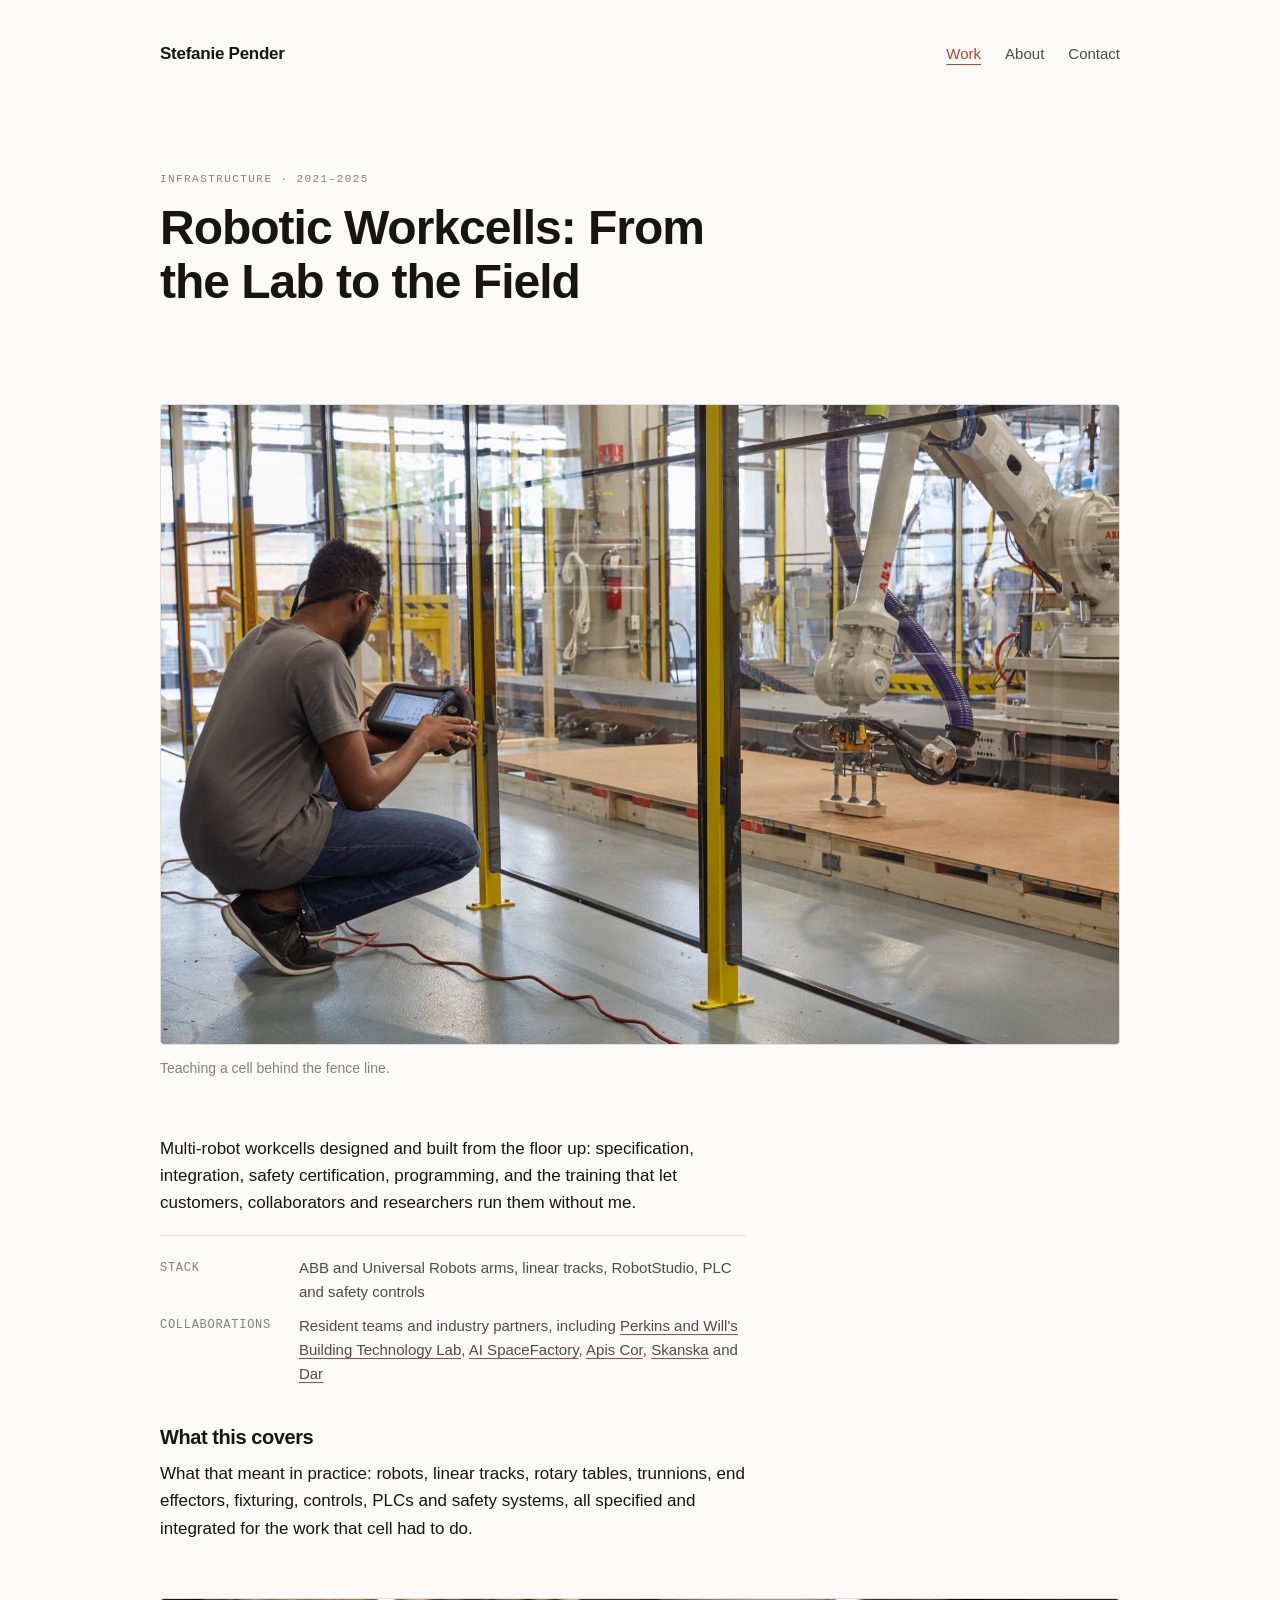
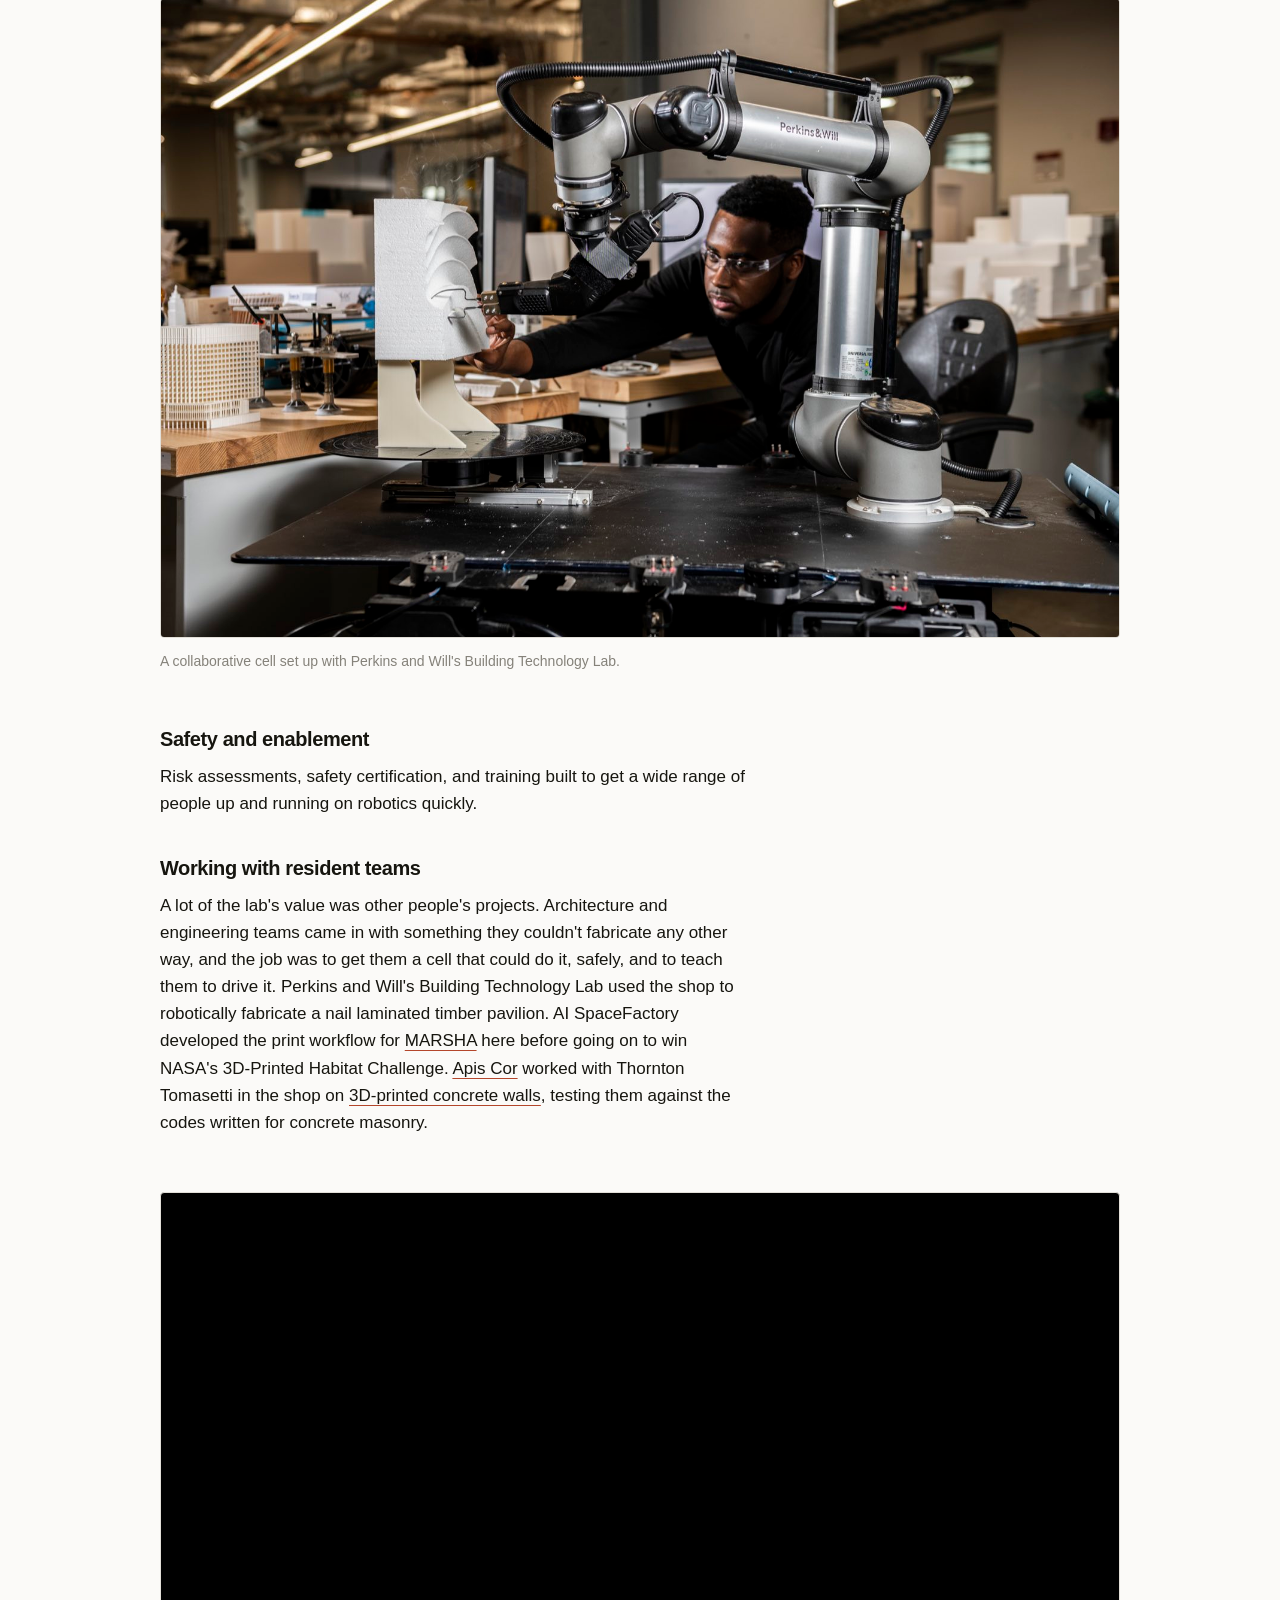
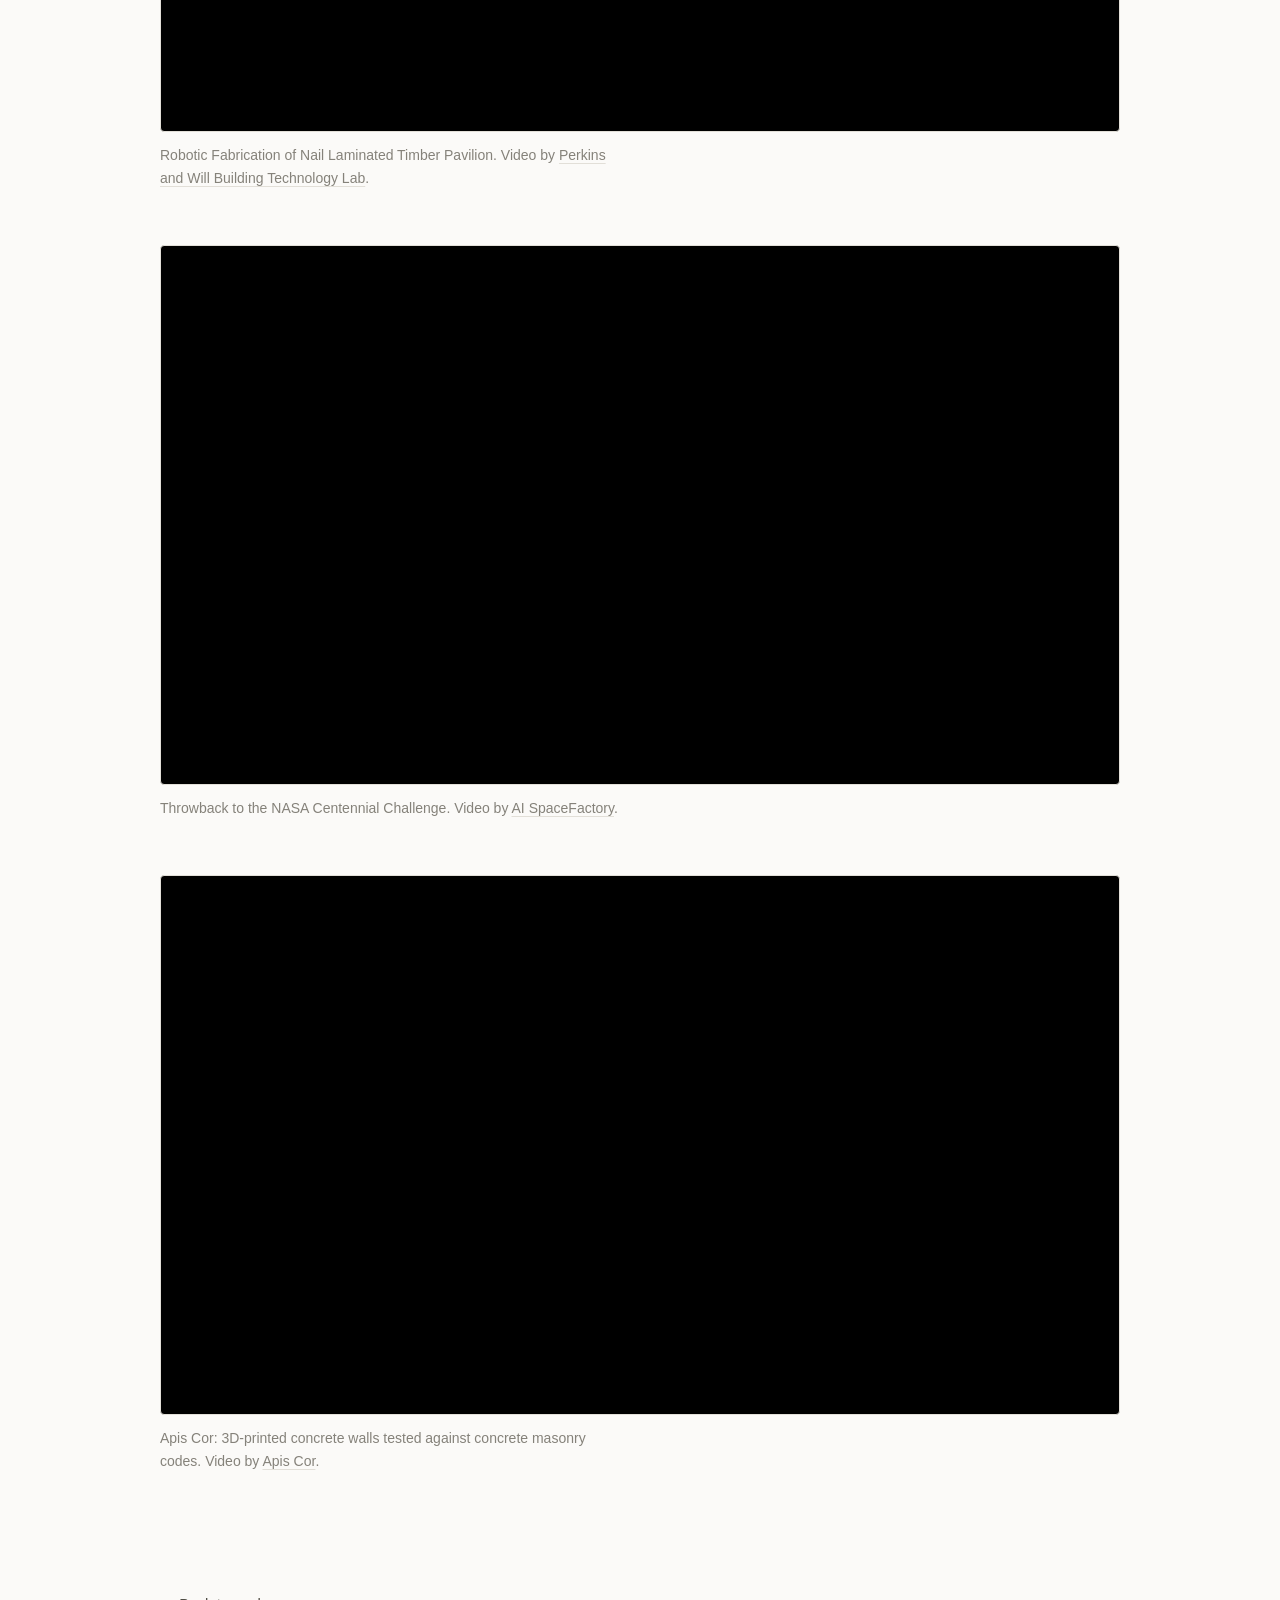
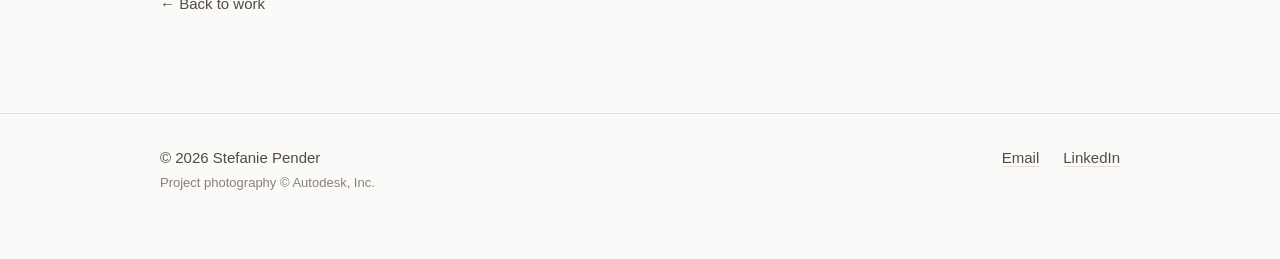
<file: work/robotics-lab/index.html>
<!doctype html>
<html lang="en">
  <head>
    <meta charset="utf-8" />
    <meta name="viewport" content="width=device-width, initial-scale=1" />
    <title>Robotic Workcells: From the Lab to the Field &middot; Stefanie Pender</title>
    <meta name="description" content="Multi-robot workcells designed and built from the floor up: specification, integration, safety certification, programming, and training." />
    <link rel="canonical" href="https://stefaniepender.com/work/robotics-lab/" />
    <link rel="stylesheet" href="/css/style.css" />
    <link rel="icon" href="/favicon.svg" type="image/svg+xml" />

    <meta property="og:type" content="article" />
    <meta property="og:title" content="Robotic Workcells: From the Lab to the Field &middot; Stefanie Pender" />
    <meta property="og:url" content="https://stefaniepender.com/work/robotics-lab/" />
    <meta property="og:image" content="https://stefaniepender.com/images/shop.jpg" />
    <meta name="twitter:card" content="summary_large_image" />
  </head>

  <body>
    <a class="skip" href="#main">Skip to content</a>

    <header class="masthead">
      <div class="wrap masthead__inner">
        <a class="wordmark" href="/">Stefanie Pender</a>
        <nav class="nav" aria-label="Primary">
          <a href="/#work" aria-current="page">Work</a>
          <a href="/about/">About</a>
          <a data-mail href="#">Contact</a>
        </nav>
      </div>
    </header>

    <main id="main" class="wrap">
      <div class="article__head">
        <p class="eyebrow">Infrastructure &middot; 2021&ndash;2025</p>
        <h1>Robotic Workcells: From the Lab to the Field</h1>
      </div>

      <figure class="figure">
        <img
          src="/images/shop.jpg"
          alt="A technician crouching with a teach pendant, programming a large ABB robot on a linear rail behind safety fencing"
          width="1600"
          height="1066"
        />
        <figcaption>Teaching a cell behind the fence line.</figcaption>
      </figure>

      <div class="prose">
        <p>
          Multi-robot workcells designed and built from the floor up:
          specification, integration, safety certification, programming, and the
          training that let customers, collaborators and researchers run them
          without me.
        </p>

        <dl class="facts">
          <dt>Stack</dt>
          <dd>
            ABB and Universal Robots arms, linear tracks, RobotStudio, PLC and
            safety controls
          </dd>

          <dt>Collaborations</dt>
          <dd>
            Resident teams and industry partners, including
            <a href="https://www.youtube.com/@perkinsandwillbuildingtech9208"
              >Perkins and Will's Building Technology Lab</a
            >,
            <a href="https://www.youtube.com/watch?v=cRn1g27XhbY">AI SpaceFactory</a>,
            <a href="https://www.autodesk.com/technology-centers/projects/apis-cor"
              >Apis Cor</a
            >, <a href="/work/spot/">Skanska</a> and
            <a href="/work/printed-bridge/">Dar</a>
          </dd>
        </dl>

        <h2>What this covers</h2>
        <p>
          What that meant in practice: robots, linear tracks, rotary tables,
          trunnions, end effectors, fixturing, controls, PLCs and safety systems,
          all specified and integrated for the work that cell had to do.
        </p>
      </div>

      <figure class="figure">
        <img
          src="/images/shop-cobot.jpg"
          alt="A researcher guiding a Universal Robots collaborative arm shaping a foam architectural model on a rotary table"
          width="1600"
          height="1066"
          loading="lazy"
        />
        <figcaption>
          A collaborative cell set up with Perkins and Will's Building Technology
          Lab.
        </figcaption>
      </figure>

      <div class="prose">
        <h2>Safety and enablement</h2>
        <p>
          Risk assessments, safety certification, and training built to get a
          wide range of people up and running on robotics quickly.
        </p>
      </div>

      <div class="prose">
        <h2>Working with resident teams</h2>
        <p>
          A lot of the lab's value was other people's projects. Architecture and
          engineering teams came in with something they couldn't fabricate any
          other way, and the job was to get them a cell that could do it, safely,
          and to teach them to drive it. Perkins and Will's Building Technology
          Lab used the shop to robotically fabricate a nail laminated timber
          pavilion. AI SpaceFactory developed the print workflow for
          <a href="https://adsknews.autodesk.com/en/stories/how-we-helped-ai-spacefactory-win-nasas-3d-printed-habitat-challenge/"
            >MARSHA</a
          >
          here before going on to win NASA's 3D-Printed Habitat Challenge.
          <a href="https://www.autodesk.com/technology-centers/projects/apis-cor"
            >Apis Cor</a
          >
          worked with Thornton Tomasetti in the shop on
          <a href="https://www.youtube.com/watch?v=Ui-Pd_08nww"
            >3D-printed concrete walls</a
          >, testing them against the codes written for concrete masonry.
        </p>
      </div>

      <figure class="figure">
        <div class="video">
          <iframe
            src="https://www.youtube-nocookie.com/embed/awd3qwTV6uc"
            title="Robotic Fabrication of Nail Laminated Timber Pavilion"
            loading="lazy"
            referrerpolicy="strict-origin-when-cross-origin"
            allow="accelerometer; clipboard-write; encrypted-media; gyroscope; picture-in-picture; web-share"
            allowfullscreen
          ></iframe>
        </div>
        <figcaption>
          Robotic Fabrication of Nail Laminated Timber Pavilion. Video by
          <a href="https://www.youtube.com/@perkinsandwillbuildingtech9208"
            >Perkins and Will Building Technology Lab</a
          >.
        </figcaption>
      </figure>

      <figure class="figure">
        <div class="video">
          <iframe
            src="https://www.youtube-nocookie.com/embed/cRn1g27XhbY"
            title="Throwback to the NASA Centennial Challenge and a Glimpse into our Future"
            loading="lazy"
            referrerpolicy="strict-origin-when-cross-origin"
            allow="accelerometer; clipboard-write; encrypted-media; gyroscope; picture-in-picture; web-share"
            allowfullscreen
          ></iframe>
        </div>
        <figcaption>
          Throwback to the NASA Centennial Challenge. Video by
          <a href="https://www.youtube.com/@spacefactory0769">AI SpaceFactory</a>.
        </figcaption>
      </figure>

      <figure class="figure">
        <div class="video">
          <iframe
            src="https://www.youtube-nocookie.com/embed/Ui-Pd_08nww"
            title="Apis Cor: concrete 3D printed walls as masonry walls"
            loading="lazy"
            referrerpolicy="strict-origin-when-cross-origin"
            allow="accelerometer; clipboard-write; encrypted-media; gyroscope; picture-in-picture; web-share"
            allowfullscreen
          ></iframe>
        </div>
        <figcaption>
          Apis Cor: 3D-printed concrete walls tested against concrete masonry
          codes. Video by
          <a href="https://www.youtube.com/@ApisCor3D">Apis Cor</a>.
        </figcaption>
      </figure>

      <a class="back" href="/#work">&larr; Back to work</a>
    </main>

    <footer class="footer">
      <div class="wrap footer__inner">
        <p>
          &copy; 2026 Stefanie Pender<br />
          <span class="footer__credit">Project photography &copy; Autodesk, Inc.</span>
        </p>
        <nav class="footer__links" aria-label="Elsewhere">
          <a data-mail href="#">Email</a>
          <a href="https://www.linkedin.com/in/stefanie-pender-4baa75116">LinkedIn</a>
        </nav>
      </div>
    </footer>
    <script>
      // Email is assembled at runtime so the address never appears as a
      // contiguous string in the source. Harvesters that don't run JS get nothing.
      (function () {
        var u = "stefpender", d = ["gmail", "com"].join(".");
        var addr = u + String.fromCharCode(64) + d;
        document.querySelectorAll("[data-mail]").forEach(function (el) {
          el.setAttribute("href", "mai" + "lto:" + addr);
          if (el.hasAttribute("data-mail-text")) el.textContent = addr;
        });
      })();
    </script>
  </body>
</html>
</file>
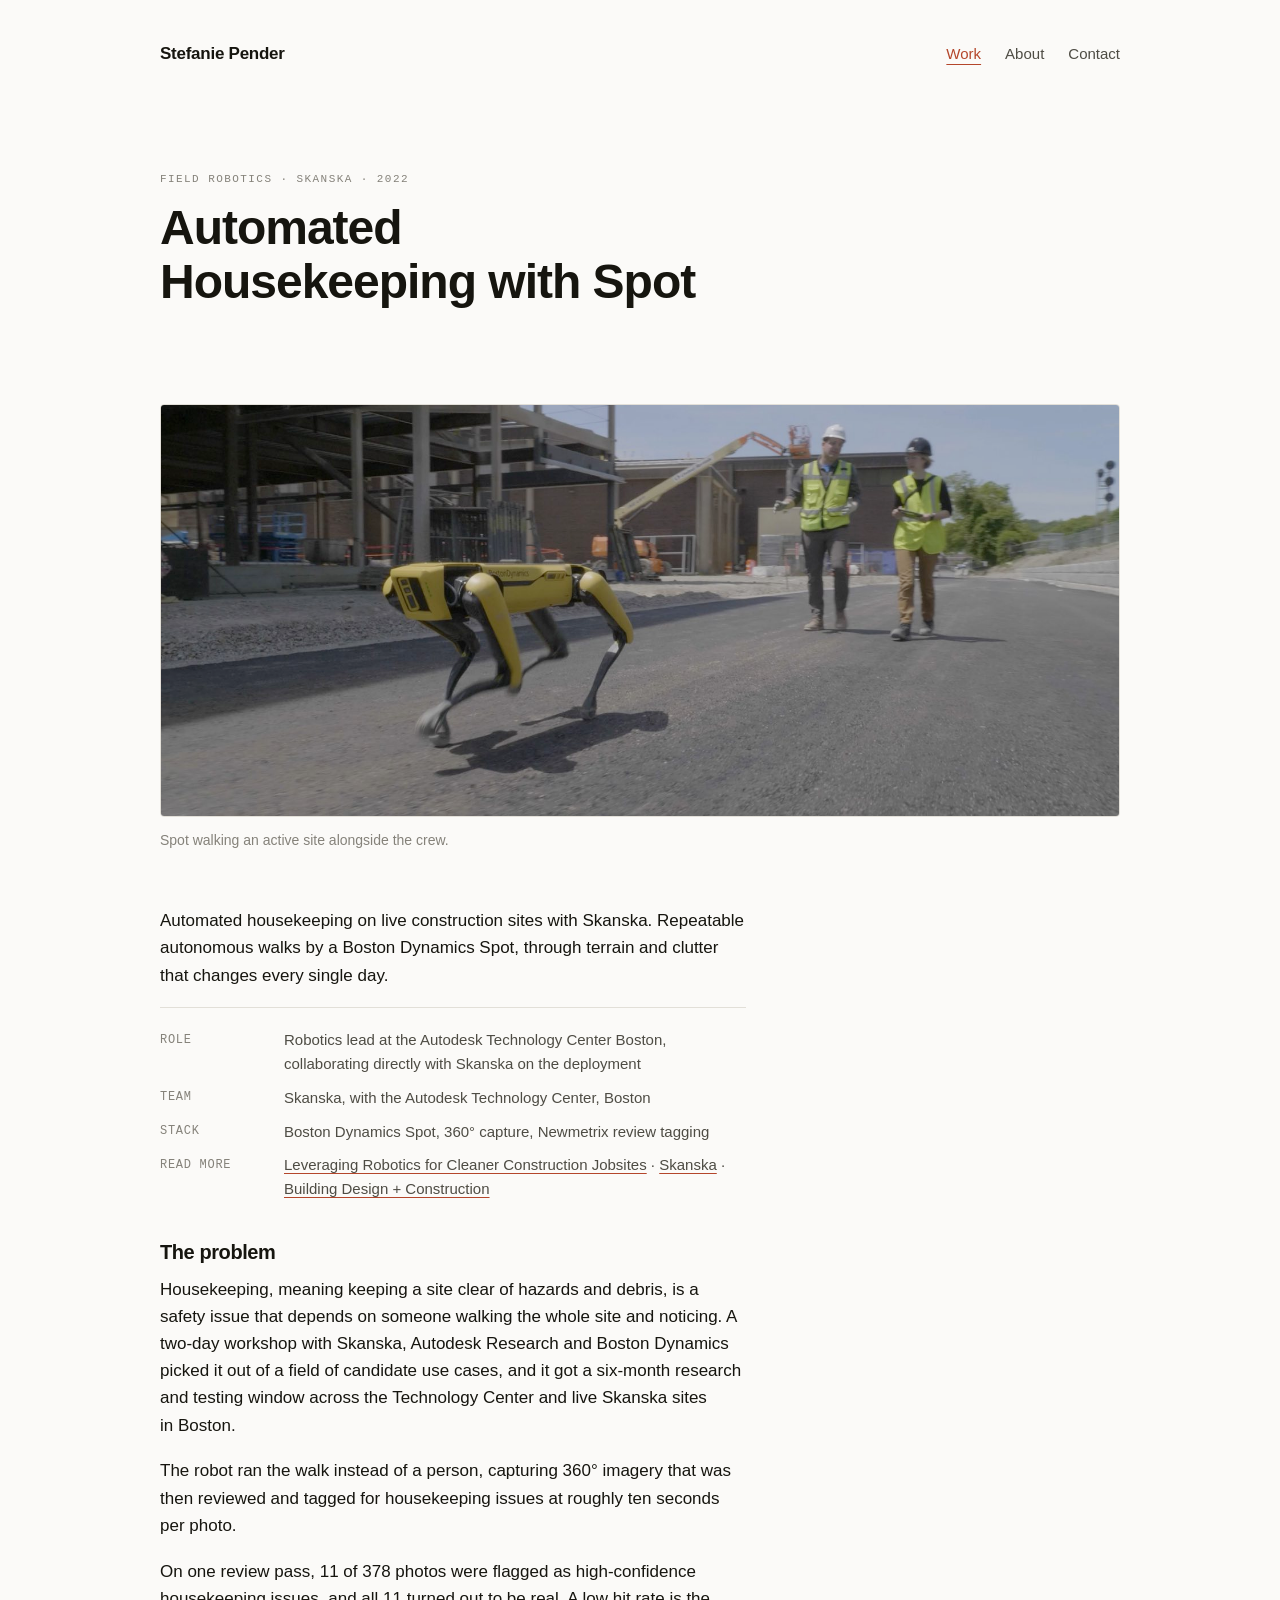
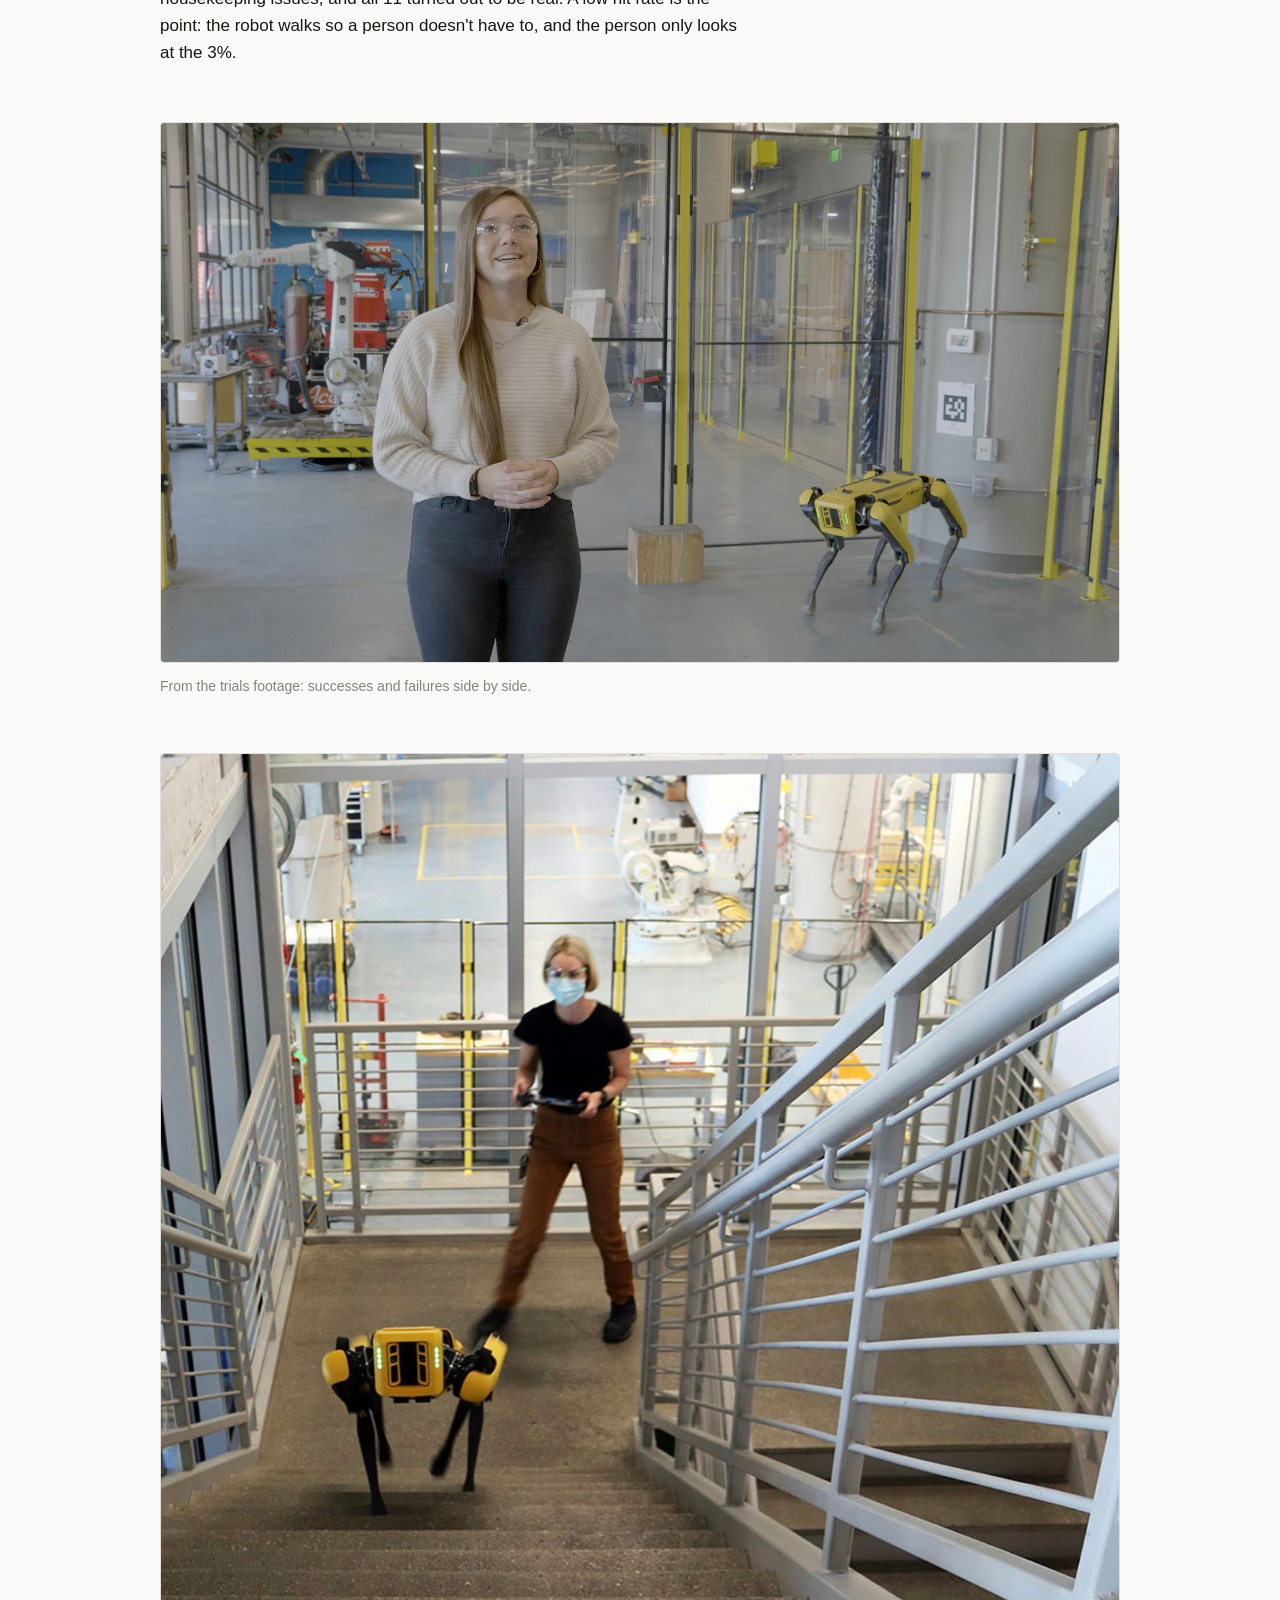
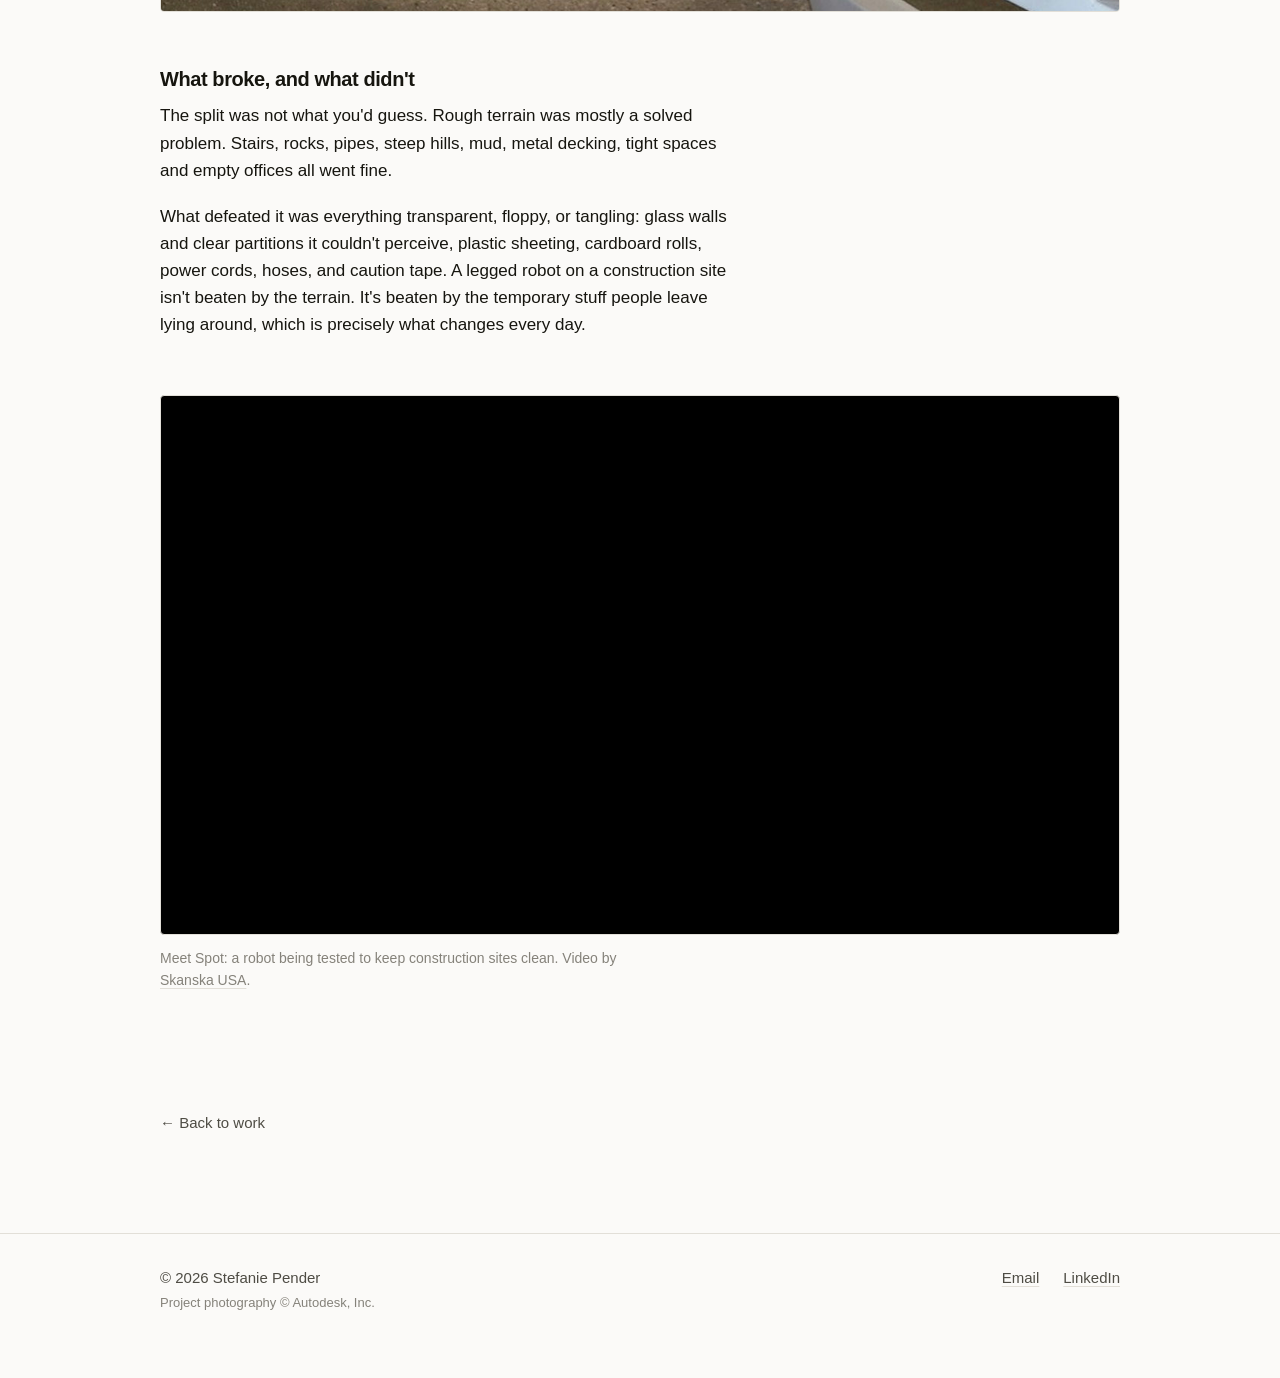
<file: work/spot/index.html>
<!doctype html>
<html lang="en">
  <head>
    <meta charset="utf-8" />
    <meta name="viewport" content="width=device-width, initial-scale=1" />
    <title>Automated Housekeeping with Spot &middot; Stefanie Pender</title>
    <meta name="description" content="Boston Dynamics Spot deployed with Skanska for automated housekeeping on live construction sites." />
    <link rel="canonical" href="https://stefaniepender.com/work/spot/" />
    <link rel="stylesheet" href="/css/style.css" />
    <link rel="icon" href="/favicon.svg" type="image/svg+xml" />

    <meta property="og:type" content="article" />
    <meta property="og:title" content="Automated Housekeeping with Spot &middot; Stefanie Pender" />
    <meta property="og:url" content="https://stefaniepender.com/work/spot/" />
    <meta property="og:image" content="https://stefaniepender.com/images/spot-hero.jpg" />
    <meta name="twitter:card" content="summary_large_image" />
  </head>

  <body>
    <a class="skip" href="#main">Skip to content</a>

    <header class="masthead">
      <div class="wrap masthead__inner">
        <a class="wordmark" href="/">Stefanie Pender</a>
        <nav class="nav" aria-label="Primary">
          <a href="/#work" aria-current="page">Work</a>
          <a href="/about/">About</a>
          <a data-mail href="#">Contact</a>
        </nav>
      </div>
    </header>

    <main id="main" class="wrap">
      <div class="article__head">
        <p class="eyebrow">Field robotics &middot; Skanska &middot; 2022</p>
        <h1>Automated Housekeeping with Spot</h1>
      </div>

      <figure class="figure">
        <img
          src="/images/spot-hero.jpg"
          alt="A yellow Boston Dynamics Spot quadruped robot walking across fresh asphalt on an active construction site, with two workers in hi-vis vests following behind"
          width="1680"
          height="720"
        />
        <figcaption>Spot walking an active site alongside the crew.</figcaption>
      </figure>

      <div class="prose">
        <p>
          Automated housekeeping on live construction sites with Skanska.
          Repeatable autonomous walks by a Boston Dynamics Spot, through terrain
          and clutter that changes every single day.
        </p>

        <dl class="facts">
          <dt>Role</dt>
          <dd>
            Robotics lead at the Autodesk Technology Center Boston, collaborating
            directly with Skanska on the deployment
          </dd>

          <dt>Team</dt>
          <dd>Skanska, with the Autodesk Technology Center, Boston</dd>

          <dt>Stack</dt>
          <dd>Boston Dynamics Spot, 360&deg; capture, Newmetrix review tagging</dd>

          <dt>Read more</dt>
          <dd>
            <a href="https://www.research.autodesk.com/projects/leveraging-robotics-for-cleaner-construction-jobsites/"
              >Leveraging Robotics for Cleaner Construction Jobsites</a
            >
            &middot;
            <a href="https://www.skanska.com/us/en/media/news--foresight/innovation/meet-spot-a-robot-thats-being-tested-to-keep-construction-sites-clean"
              >Skanska</a
            >
            &middot;
            <a href="https://www.bdcnetwork.com/blog/spot-the-robot-keeping-sites-clean"
              >Building Design + Construction</a
            >
          </dd>
        </dl>

        <h2>The problem</h2>
        <p>
          Housekeeping, meaning keeping a site clear of hazards and debris, is a
          safety issue that depends on someone walking the whole site and
          noticing. A
          two-day workshop with Skanska, Autodesk Research and Boston Dynamics
          picked it out of a field of candidate use cases, and it got a six-month
          research and testing window across the Technology Center and live
          Skanska sites in Boston.
        </p>
        <p>
          The robot ran the walk instead of a person, capturing 360&deg; imagery
          that was then reviewed and tagged for housekeeping issues at roughly
          ten seconds per photo.
        </p>
        <p>
          On one review pass, 11 of 378 photos were flagged as high-confidence
          housekeeping issues, and all 11 turned out to be real. A low hit rate
          is the point: the robot walks so a person doesn't have to, and the
          person only looks at the 3%.
        </p>
      </div>

      <figure class="figure">
        <img
          src="/images/spot-trials.jpg"
          alt="A still from the trials footage of the Spot robot navigating the site"
          width="1600"
          height="900"
          loading="lazy"
        />
        <figcaption>From the trials footage: successes and failures side by side.</figcaption>
      </figure>

      <figure class="figure">
        <img
          src="/images/spot-stairs.jpg"
          alt="Stefanie Pender piloting the Spot robot up a staircase inside the robotics lab, controller in hand, with industrial robot cells on the floor below"
          width="1269"
          height="1135"
          loading="lazy"
        />
      </figure>

      <div class="prose">
        <h2>What broke, and what didn't</h2>
        <p>
          The split was not what you'd guess. Rough terrain was mostly a solved
          problem. Stairs, rocks, pipes, steep hills, mud, metal decking, tight
          spaces and empty offices all went fine.
        </p>
        <p>
          What defeated it was everything transparent, floppy, or tangling: glass
          walls and clear partitions it couldn't perceive, plastic sheeting,
          cardboard rolls, power cords, hoses, and caution tape. A legged robot
          on a construction site isn't beaten by the terrain. It's beaten by the
          temporary stuff people leave lying around, which is precisely what
          changes every day.
        </p>
      </div>

      <figure class="figure">
        <div class="video">
          <iframe
            src="https://www.youtube-nocookie.com/embed/VRcig1FLzM8"
            title="Meet Spot: A robot that is being tested to keep construction sites clean"
            loading="lazy"
            referrerpolicy="strict-origin-when-cross-origin"
            allow="accelerometer; clipboard-write; encrypted-media; gyroscope; picture-in-picture; web-share"
            allowfullscreen
          ></iframe>
        </div>
        <figcaption>
          Meet Spot: a robot being tested to keep construction sites clean. Video
          by <a href="https://www.youtube.com/@SkanskaUSA">Skanska USA</a>.
        </figcaption>
      </figure>

      <a class="back" href="/#work">&larr; Back to work</a>
    </main>

    <footer class="footer">
      <div class="wrap footer__inner">
        <p>
          &copy; 2026 Stefanie Pender<br />
          <span class="footer__credit">Project photography &copy; Autodesk, Inc.</span>
        </p>
        <nav class="footer__links" aria-label="Elsewhere">
          <a data-mail href="#">Email</a>
          <a href="https://www.linkedin.com/in/stefanie-pender-4baa75116">LinkedIn</a>
        </nav>
      </div>
    </footer>
    <script>
      // Email is assembled at runtime so the address never appears as a
      // contiguous string in the source. Harvesters that don't run JS get nothing.
      (function () {
        var u = "stefpender", d = ["gmail", "com"].join(".");
        var addr = u + String.fromCharCode(64) + d;
        document.querySelectorAll("[data-mail]").forEach(function (el) {
          el.setAttribute("href", "mai" + "lto:" + addr);
          if (el.hasAttribute("data-mail-text")) el.textContent = addr;
        });
      })();
    </script>
  </body>
</html>
</file>
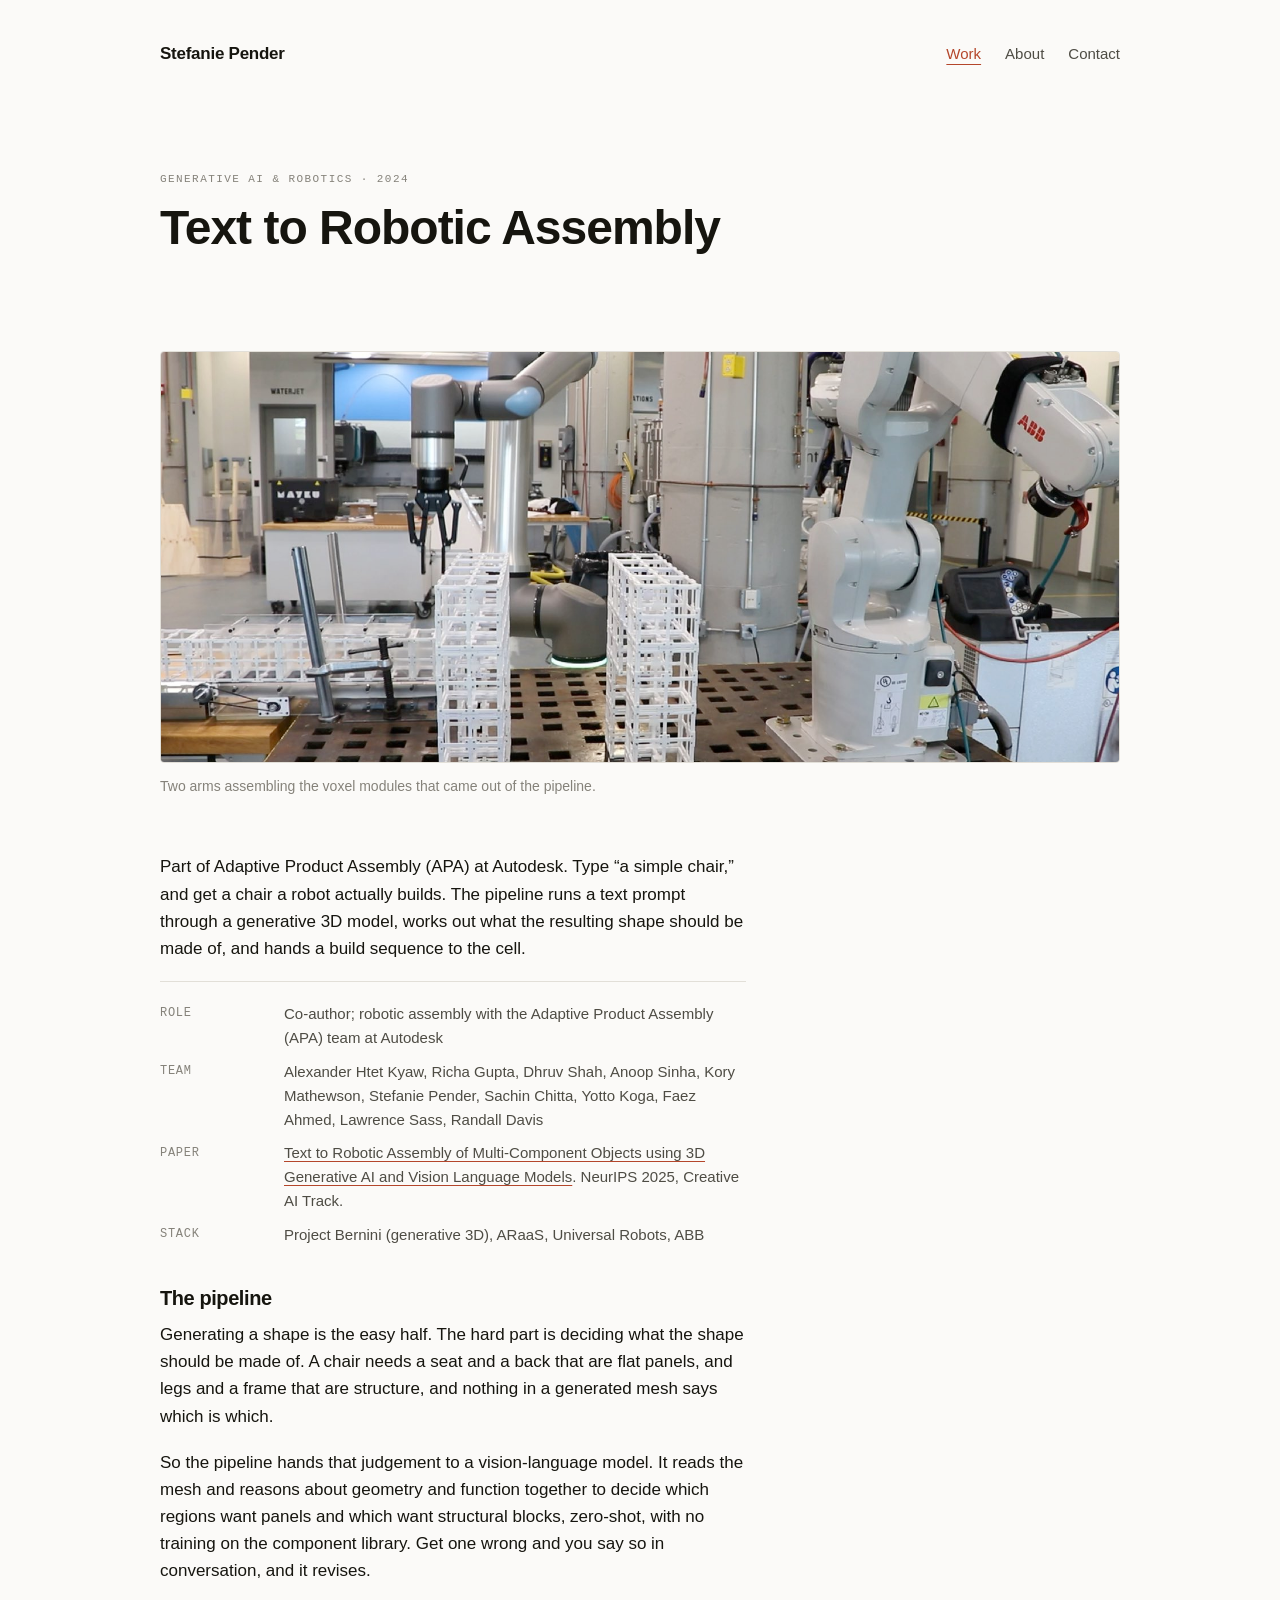
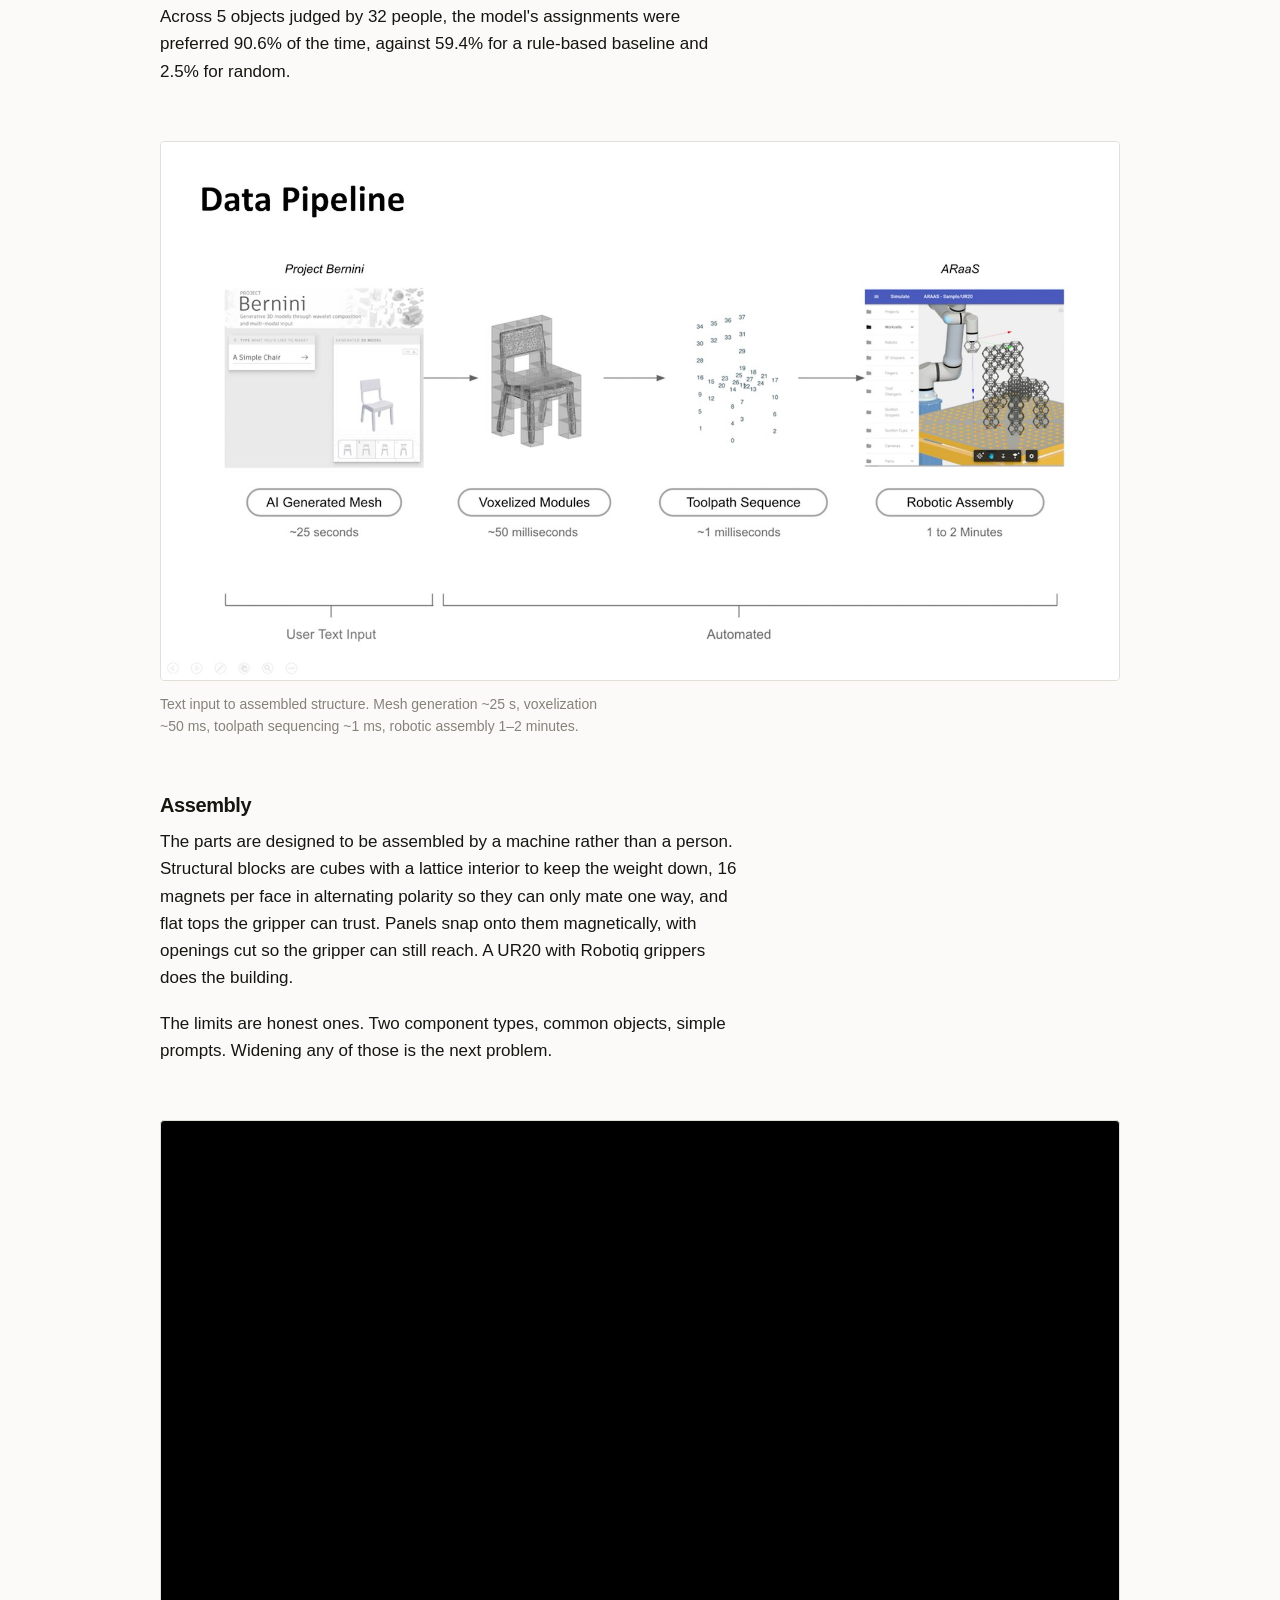
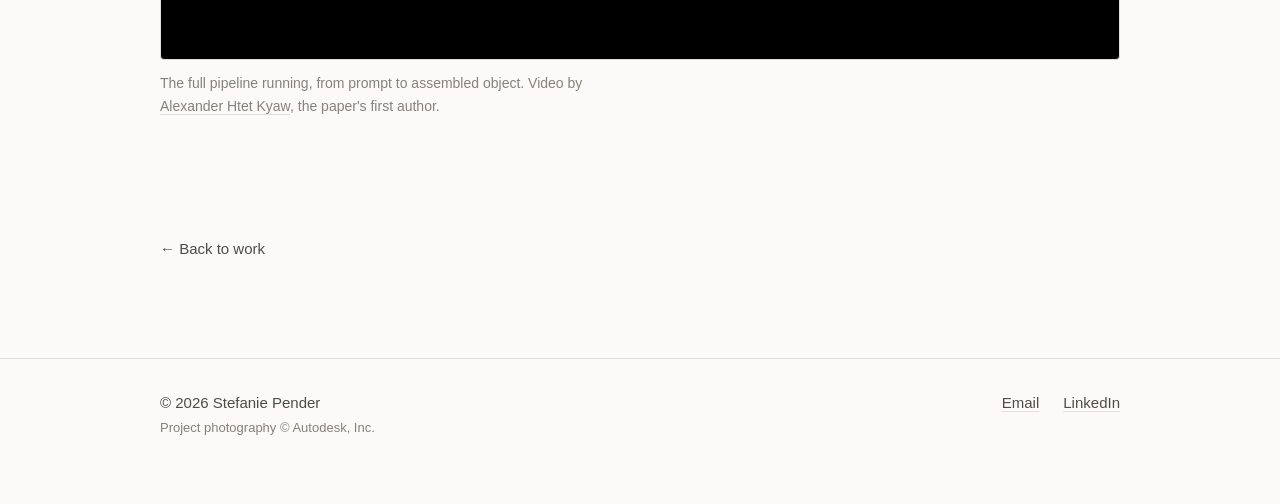
<file: work/text-to-production/index.html>
<!doctype html>
<html lang="en">
  <head>
    <meta charset="utf-8" />
    <meta name="viewport" content="width=device-width, initial-scale=1" />
    <title>Text to Robotic Assembly &middot; Stefanie Pender</title>
    <meta
      name="description"
      content="Generative AI for robotic assembly: a text prompt becomes a mesh, a voxel decomposition, a toolpath sequence, and a physically assembled structure."
    />
    <link rel="canonical" href="https://stefaniepender.com/work/text-to-production/" />
    <link rel="stylesheet" href="/css/style.css" />
    <link rel="icon" href="/favicon.svg" type="image/svg+xml" />

    <meta property="og:type" content="article" />
    <meta property="og:title" content="Text to Robotic Assembly &middot; Stefanie Pender" />
    <meta property="og:url" content="https://stefaniepender.com/work/text-to-production/" />
    <meta property="og:image" content="https://stefaniepender.com/images/t2p-hero.jpg" />
    <meta name="twitter:card" content="summary_large_image" />
  </head>

  <body>
    <a class="skip" href="#main">Skip to content</a>

    <header class="masthead">
      <div class="wrap masthead__inner">
        <a class="wordmark" href="/">Stefanie Pender</a>
        <nav class="nav" aria-label="Primary">
          <a href="/#work" aria-current="page">Work</a>
          <a href="/about/">About</a>
          <a data-mail href="#">Contact</a>
        </nav>
      </div>
    </header>

    <main id="main" class="wrap">
      <div class="article__head">
        <p class="eyebrow">Generative AI &amp; robotics &middot; 2024</p>
        <h1>Text to Robotic Assembly</h1>
      </div>

      <figure class="figure">
        <img
          src="/images/t2p-hero.jpg"
          alt="A Universal Robots arm and an ABB arm assembling white lattice voxel modules into towers on a steel fixture table"
          width="1680"
          height="720"
        />
        <figcaption>
          Two arms assembling the voxel modules that came out of the pipeline.
        </figcaption>
      </figure>

      <div class="prose">
        <p>
          Part of Adaptive Product Assembly (APA) at Autodesk. Type &ldquo;a
          simple chair,&rdquo; and get a chair a robot actually builds. The
          pipeline runs a text prompt through a generative 3D model, works out
          what the resulting shape should be made of, and hands a build sequence
          to the cell.
        </p>

        <dl class="facts">
          <dt>Role</dt>
          <dd>
            Co-author; robotic assembly with the Adaptive Product Assembly (APA)
            team at Autodesk
          </dd>

          <dt>Team</dt>
          <dd>
            Alexander Htet Kyaw, Richa Gupta, Dhruv Shah, Anoop Sinha, Kory
            Mathewson, Stefanie Pender, Sachin Chitta, Yotto Koga, Faez Ahmed,
            Lawrence Sass, Randall Davis
          </dd>

          <dt>Paper</dt>
          <dd>
            <a href="https://arxiv.org/abs/2511.02162"
              >Text to Robotic Assembly of Multi-Component Objects using 3D
              Generative AI and Vision Language Models</a
            >. NeurIPS 2025, Creative AI Track.
          </dd>

          <dt>Stack</dt>
          <dd>
            Project Bernini (generative 3D), ARaaS, Universal Robots, ABB
          </dd>

        </dl>

        <h2>The pipeline</h2>
        <p>
          Generating a shape is the easy half. The hard part is deciding what
          the shape should be made of. A chair needs a seat and a back that are
          flat panels, and legs and a frame that are structure, and nothing in a
          generated mesh says which is which.
        </p>
        <p>
          So the pipeline hands that judgement to a vision-language model. It
          reads the mesh and reasons about geometry and function together to
          decide which regions want panels and which want structural blocks,
          zero-shot, with no training on the component library. Get one wrong and
          you say so in conversation, and it revises.
        </p>
        <p>
          Across 5 objects judged by 32 people, the model's assignments were
          preferred 90.6% of the time, against 59.4% for a rule-based baseline
          and 2.5% for random.
        </p>
      </div>

      <figure class="figure">
        <img
          src="/images/t2p-pipeline.jpg"
          alt="Diagram of the data pipeline: Project Bernini generates a mesh in about 25 seconds, voxelization takes about 50 milliseconds, toolpath sequencing about 1 millisecond, and robotic assembly via ARaaS takes 1 to 2 minutes"
          width="1600"
          height="900"
          loading="lazy"
        />
        <figcaption>
          Text input to assembled structure. Mesh generation ~25&nbsp;s,
          voxelization ~50&nbsp;ms, toolpath sequencing ~1&nbsp;ms, robotic
          assembly 1&ndash;2&nbsp;minutes.
        </figcaption>
      </figure>

      <div class="prose">
        <h2>Assembly</h2>
        <p>
          The parts are designed to be assembled by a machine rather than a
          person. Structural blocks are cubes with a lattice interior to keep the
          weight down, 16 magnets per face in alternating polarity so they can
          only mate one way, and flat tops the gripper can trust. Panels snap
          onto them magnetically, with openings cut so the gripper can still
          reach. A UR20 with Robotiq grippers does the building.
        </p>
        <p>
          The limits are honest ones. Two component types, common objects, simple
          prompts. Widening any of those is the next problem.
        </p>
      </div>

      <figure class="figure">
        <div class="video">
          <iframe
            src="https://www.youtube-nocookie.com/embed/cIq9wD3Z1gw"
            title="Text to Robotic Assembly of Multi Component Objects Using 3D Generative AI and Vision Language Models"
            loading="lazy"
            referrerpolicy="strict-origin-when-cross-origin"
            allow="accelerometer; clipboard-write; encrypted-media; gyroscope; picture-in-picture; web-share"
            allowfullscreen
          ></iframe>
        </div>
        <figcaption>
          The full pipeline running, from prompt to assembled object. Video by
          <a href="https://www.youtube.com/@AlexanderHtetKyaw"
            >Alexander Htet Kyaw</a
          >, the paper's first author.
        </figcaption>
      </figure>

      <a class="back" href="/#work">&larr; Back to work</a>
    </main>

    <footer class="footer">
      <div class="wrap footer__inner">
        <p>
          &copy; 2026 Stefanie Pender<br />
          <span class="footer__credit">Project photography &copy; Autodesk, Inc.</span>
        </p>
        <nav class="footer__links" aria-label="Elsewhere">
          <a data-mail href="#">Email</a>
          <a href="https://www.linkedin.com/in/stefanie-pender-4baa75116">LinkedIn</a>
        </nav>
      </div>
    </footer>
    <script>
      // Email is assembled at runtime so the address never appears as a
      // contiguous string in the source. Harvesters that don't run JS get nothing.
      (function () {
        var u = "stefpender", d = ["gmail", "com"].join(".");
        var addr = u + String.fromCharCode(64) + d;
        document.querySelectorAll("[data-mail]").forEach(function (el) {
          el.setAttribute("href", "mai" + "lto:" + addr);
          if (el.hasAttribute("data-mail-text")) el.textContent = addr;
        });
      })();
    </script>
  </body>
</html>
</file>
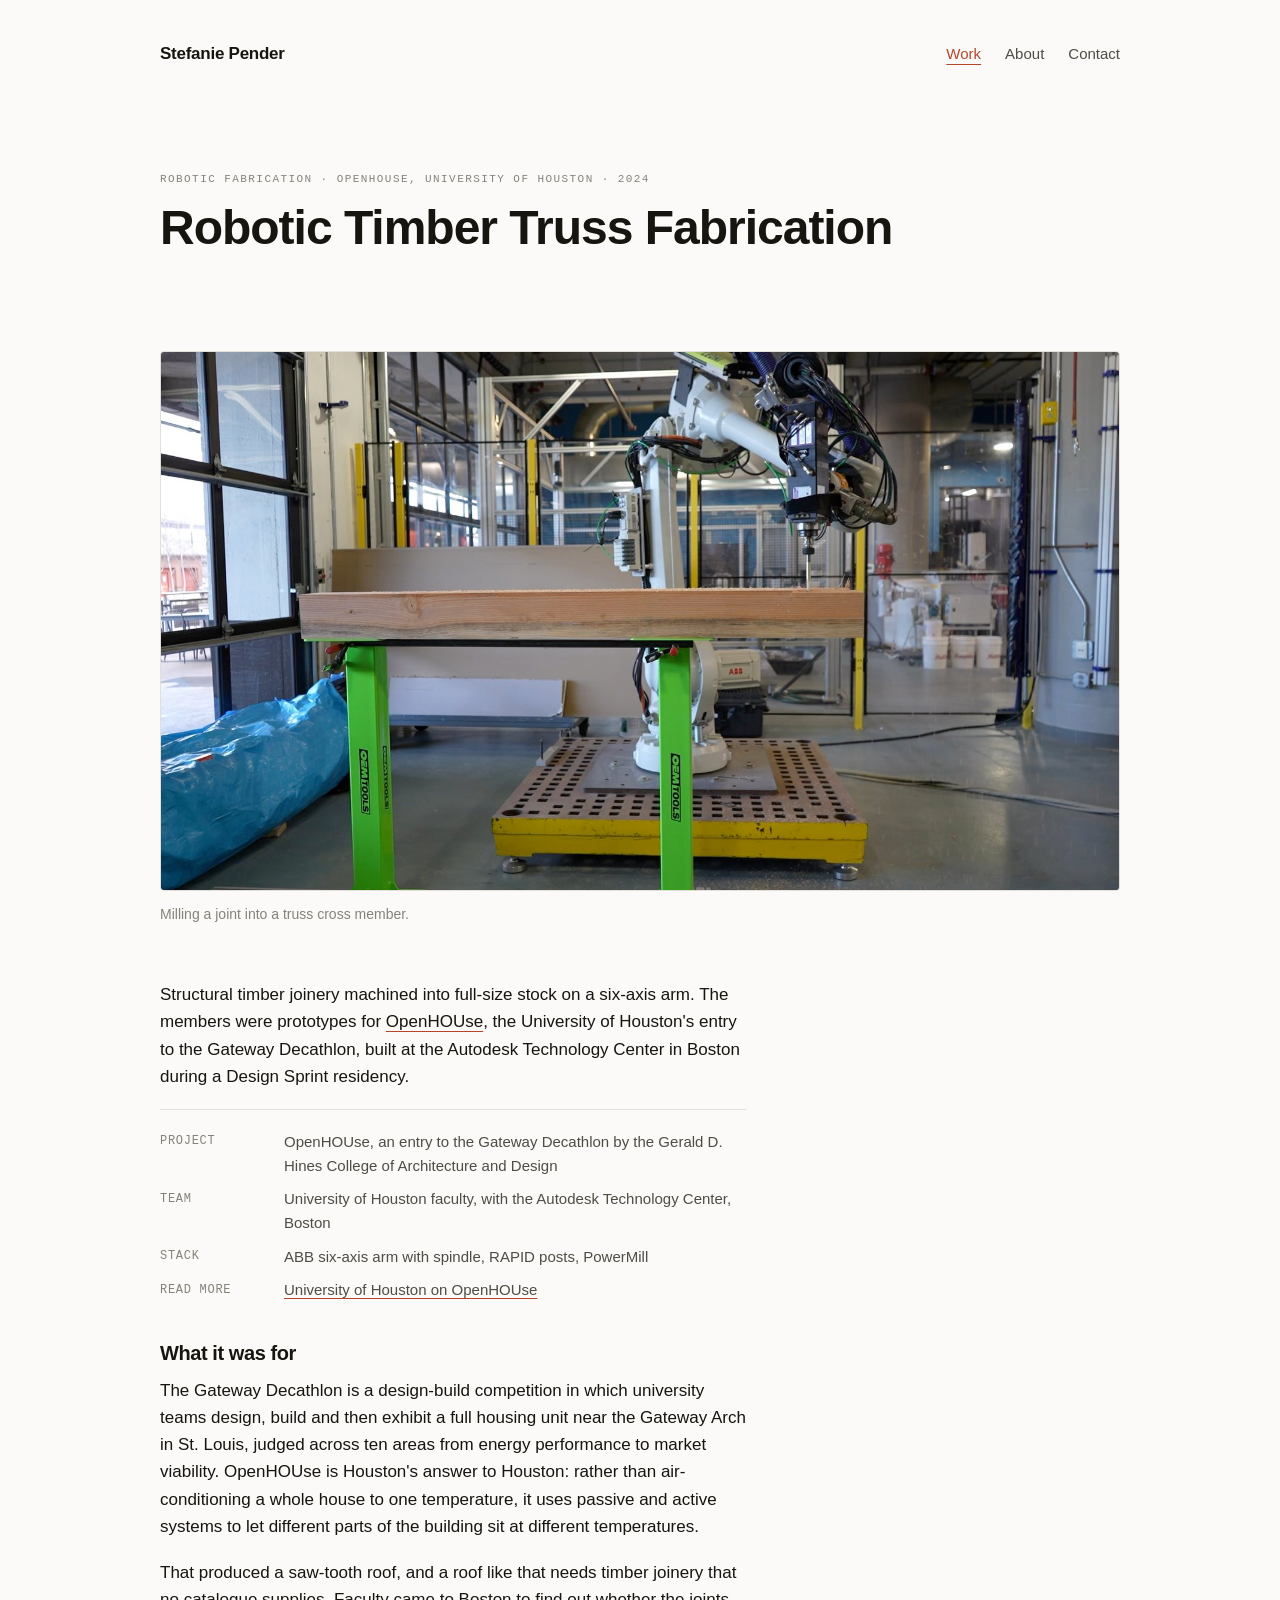
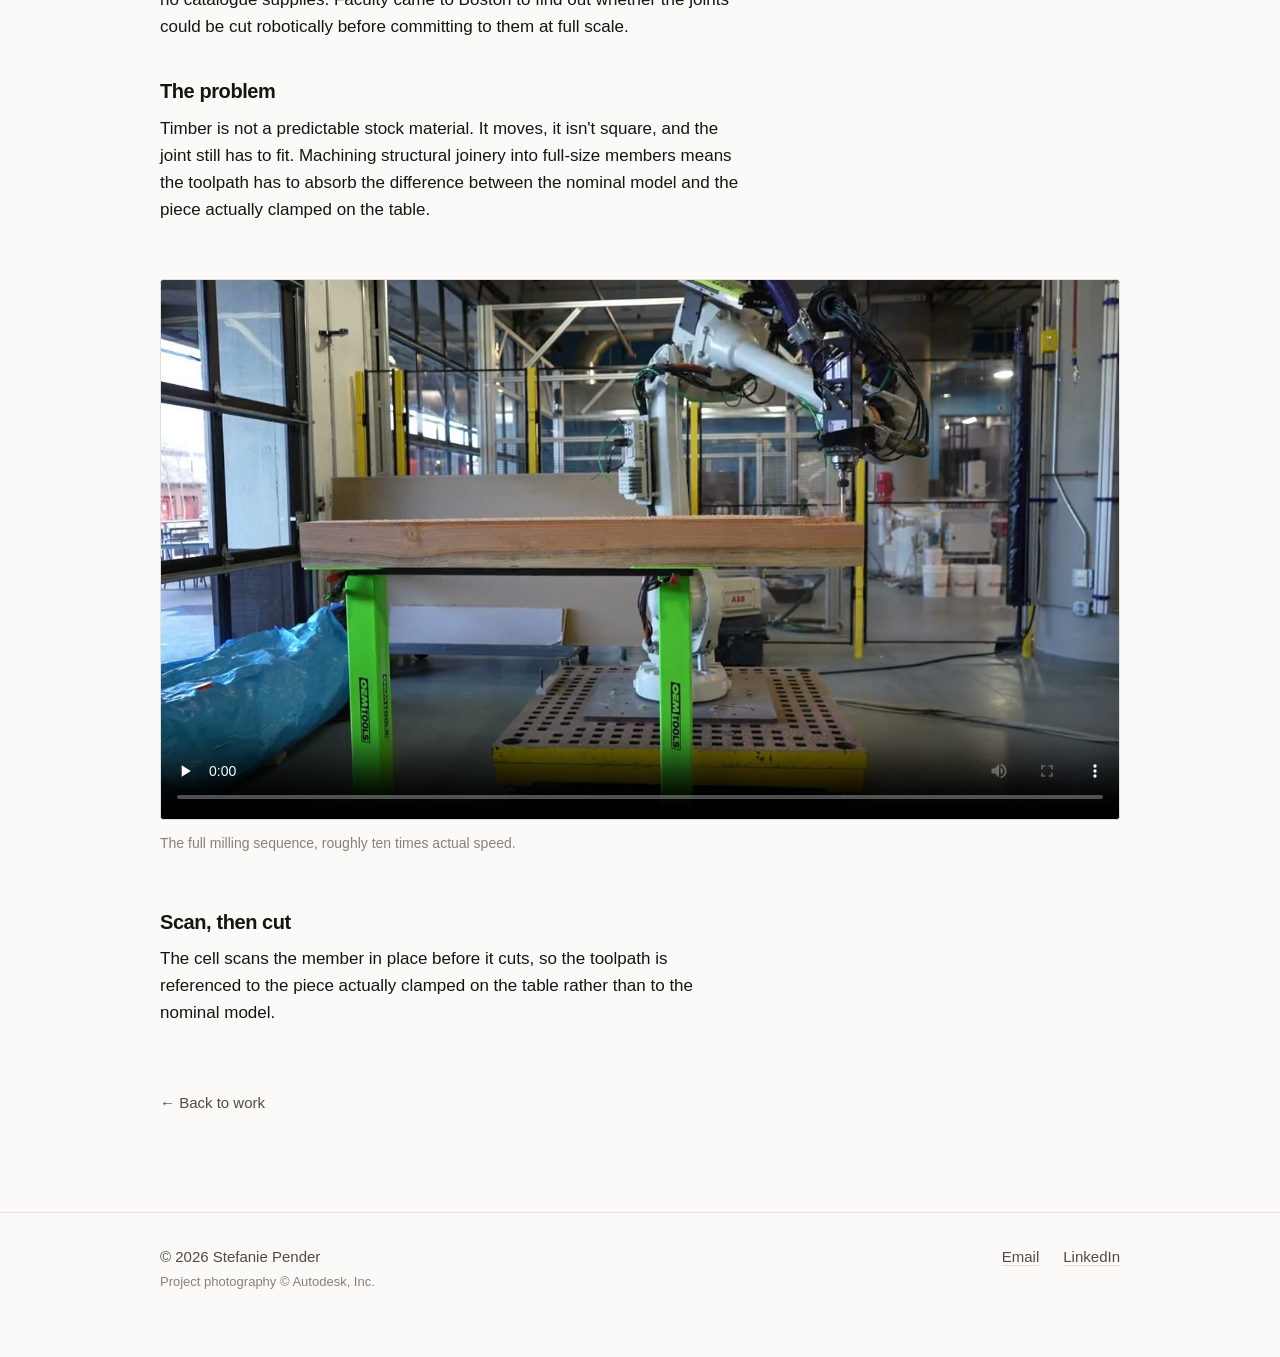
<file: work/timber-truss/index.html>
<!doctype html>
<html lang="en">
  <head>
    <meta charset="utf-8" />
    <meta name="viewport" content="width=device-width, initial-scale=1" />
    <title>Robotic Timber Truss Fabrication &middot; Stefanie Pender</title>
    <meta name="description" content="Robotic milling of mass timber truss joinery for OpenHOUse, the University of Houston's Gateway Decathlon entry, prototyped at the Autodesk Technology Center in Boston." />
    <link rel="canonical" href="https://stefaniepender.com/work/timber-truss/" />
    <link rel="stylesheet" href="/css/style.css" />
    <link rel="icon" href="/favicon.svg" type="image/svg+xml" />

    <meta property="og:type" content="article" />
    <meta property="og:title" content="Robotic Timber Truss Fabrication &middot; Stefanie Pender" />
    <meta property="og:url" content="https://stefaniepender.com/work/timber-truss/" />
    <meta property="og:image" content="https://stefaniepender.com/images/truss-milling.jpg" />
    <meta name="twitter:card" content="summary_large_image" />
  </head>

  <body>
    <a class="skip" href="#main">Skip to content</a>

    <header class="masthead">
      <div class="wrap masthead__inner">
        <a class="wordmark" href="/">Stefanie Pender</a>
        <nav class="nav" aria-label="Primary">
          <a href="/#work" aria-current="page">Work</a>
          <a href="/about/">About</a>
          <a data-mail href="#">Contact</a>
        </nav>
      </div>
    </header>

    <main id="main" class="wrap">
      <div class="article__head">
        <p class="eyebrow">Robotic fabrication &middot; OpenHOUse, University of Houston &middot; 2024</p>
        <h1>Robotic Timber Truss Fabrication</h1>
      </div>

      <figure class="figure">
        <img
          src="/images/truss-milling.jpg"
          alt="An ABB robot arm with a spindle end effector milling a joint into a large timber truss cross member clamped on green stands"
          width="1600"
          height="900"
        />
        <figcaption>Milling a joint into a truss cross member.</figcaption>
      </figure>

      <div class="prose">
        <p>
          Structural timber joinery machined into full-size stock on a six-axis
          arm. The members were prototypes for
          <a href="https://coadstories.uh.edu/september-december-2024/openhouse-on-the-move-from-houston-to-an-innovative-future-in-housing/"
            >OpenHOUse</a
          >, the University of Houston's entry to the Gateway Decathlon, built at
          the Autodesk Technology Center in Boston during a Design Sprint
          residency.
        </p>

        <dl class="facts">
          <dt>Project</dt>
          <dd>
            OpenHOUse, an entry to the Gateway Decathlon by the Gerald D. Hines
            College of Architecture and Design
          </dd>

          <dt>Team</dt>
          <dd>
            University of Houston faculty, with the Autodesk Technology Center,
            Boston
          </dd>

          <dt>Stack</dt>
          <dd>ABB six-axis arm with spindle, RAPID posts, PowerMill</dd>

          <dt>Read more</dt>
          <dd>
            <a href="https://coadstories.uh.edu/september-december-2024/openhouse-on-the-move-from-houston-to-an-innovative-future-in-housing/"
              >University of Houston on OpenHOUse</a
            >
          </dd>
        </dl>

        <h2>What it was for</h2>
        <p>
          The Gateway Decathlon is a design-build competition in which university
          teams design, build and then exhibit a full housing unit near the
          Gateway Arch in St. Louis, judged across ten areas from energy
          performance to market viability. OpenHOUse is Houston's answer to
          Houston: rather than air-conditioning a whole house to one temperature,
          it uses passive and active systems to let different parts of the
          building sit at different temperatures.
        </p>
        <p>
          That produced a saw-tooth roof, and a roof like that needs timber
          joinery that no catalogue supplies. Faculty came to Boston to find out
          whether the joints could be cut robotically before committing to them
          at full scale.
        </p>

        <h2>The problem</h2>
        <p>
          Timber is not a predictable stock material. It moves, it isn't square,
          and the joint still has to fit. Machining structural joinery into
          full-size members means the toolpath has to absorb the difference
          between the nominal model and the piece actually clamped on the table.
        </p>
      </div>

      <figure class="figure">
        <video
          class="video-el"
          controls
          preload="none"
          playsinline
          poster="/images/truss-poster.jpg"
          width="1280"
          height="720"
        >
          <source src="/video/truss-milling.mp4" type="video/mp4" />
          Your browser can't play this video.
          <a href="/video/truss-milling.mp4">Download it instead</a>.
        </video>
        <figcaption>
          The full milling sequence, roughly ten times actual speed.
        </figcaption>
      </figure>

      <div class="prose">
        <h2>Scan, then cut</h2>
        <p>
          The cell scans the member in place before it cuts, so the toolpath is
          referenced to the piece actually clamped on the table rather than to
          the nominal model.
        </p>
      </div>

      <a class="back" href="/#work">&larr; Back to work</a>
    </main>

    <footer class="footer">
      <div class="wrap footer__inner">
        <p>
          &copy; 2026 Stefanie Pender<br />
          <span class="footer__credit">Project photography &copy; Autodesk, Inc.</span>
        </p>
        <nav class="footer__links" aria-label="Elsewhere">
          <a data-mail href="#">Email</a>
          <a href="https://www.linkedin.com/in/stefanie-pender-4baa75116">LinkedIn</a>
        </nav>
      </div>
    </footer>
    <script>
      // Email is assembled at runtime so the address never appears as a
      // contiguous string in the source. Harvesters that don't run JS get nothing.
      (function () {
        var u = "stefpender", d = ["gmail", "com"].join(".");
        var addr = u + String.fromCharCode(64) + d;
        document.querySelectorAll("[data-mail]").forEach(function (el) {
          el.setAttribute("href", "mai" + "lto:" + addr);
          if (el.hasAttribute("data-mail-text")) el.textContent = addr;
        });
      })();
    </script>
  </body>
</html>
</file>
<file: css/style.css>
/* ==========================================================================
   stefaniepender.com — single stylesheet
   Edit the tokens in :root to reskin the whole site.
   ========================================================================== */

:root {
  color-scheme: light dark;

  /* Type */
  --font-sans: -apple-system, BlinkMacSystemFont, "Segoe UI", Inter, Helvetica,
    Arial, sans-serif;
  --font-mono: ui-monospace, SFMono-Regular, "SF Mono", Menlo, Consolas,
    monospace;

  /* Color — light */
  --bg: #fbfaf8;
  --bg-raised: #ffffff;
  --ink: #16150f;
  --ink-soft: #4e4c44;
  --ink-faint: #85827a;
  --rule: #e2dfd8;
  --accent: #b4462b;
  --accent-soft: #f4e7e2;

  /* Layout */
  --measure: 68rem;
  --gutter: clamp(1.25rem, 5vw, 4rem);
  --radius: 4px;
}

@media (prefers-color-scheme: dark) {
  :root {
    --bg: #100f0d;
    --bg-raised: #1a1917;
    --ink: #f2f0ea;
    --ink-soft: #b6b2a8;
    --ink-faint: #7e7a71;
    --rule: #2b2925;
    --accent: #f08b6d;
    --accent-soft: #2a1d18;
  }
}

*,
*::before,
*::after {
  box-sizing: border-box;
}

html {
  -webkit-text-size-adjust: 100%;
}

body {
  margin: 0;
  background: var(--bg);
  color: var(--ink);
  font-family: var(--font-sans);
  font-size: 1.0625rem;
  line-height: 1.6;
  -webkit-font-smoothing: antialiased;
  text-rendering: optimizeLegibility;
}

img {
  max-width: 100%;
  height: auto;
  display: block;
}

a {
  color: inherit;
  text-decoration-color: var(--rule);
  text-decoration-thickness: 1px;
  text-underline-offset: 0.22em;
  transition: text-decoration-color 0.18s ease, color 0.18s ease;
}

a:hover {
  text-decoration-color: var(--accent);
  color: var(--accent);
}

:focus-visible {
  outline: 2px solid var(--accent);
  outline-offset: 3px;
  border-radius: 2px;
}

h1,
h2,
h3 {
  line-height: 1.12;
  letter-spacing: -0.021em;
  font-weight: 600;
  margin: 0;
  text-wrap: balance;
}

p {
  margin: 0 0 1.1em;
  text-wrap: pretty;
}

p:last-child {
  margin-bottom: 0;
}

/* --- Utilities ----------------------------------------------------------- */

.wrap {
  width: 100%;
  max-width: var(--measure);
  margin-inline: auto;
  padding-inline: var(--gutter);
}

.skip {
  position: absolute;
  left: -9999px;
  top: 0;
  background: var(--bg-raised);
  color: var(--ink);
  padding: 0.75rem 1rem;
  z-index: 10;
}

.skip:focus {
  left: 1rem;
  top: 1rem;
}

.eyebrow {
  font-family: var(--font-mono);
  font-size: 0.6875rem;
  letter-spacing: 0.13em;
  text-transform: uppercase;
  color: var(--ink-faint);
  margin: 0;
}

/* --- Header -------------------------------------------------------------- */

.masthead {
  padding-block: clamp(1.5rem, 4vw, 2.5rem);
}

.masthead__inner {
  display: flex;
  flex-wrap: wrap;
  gap: 0.75rem 2rem;
  align-items: baseline;
  justify-content: space-between;
}

.wordmark {
  font-size: 1.0625rem;
  font-weight: 600;
  letter-spacing: -0.015em;
  text-decoration: none;
}

.wordmark:hover {
  color: var(--accent);
}

.nav {
  display: flex;
  gap: 1.5rem;
  font-size: 0.9375rem;
}

.nav a {
  text-decoration: none;
  color: var(--ink-soft);
}

.nav a:hover,
.nav a[aria-current="page"] {
  color: var(--accent);
}

.nav a[aria-current="page"] {
  text-decoration: underline;
  text-decoration-color: var(--accent);
  text-underline-offset: 0.3em;
}

/* --- Hero ---------------------------------------------------------------- */

.hero {
  padding-block: clamp(2.5rem, 8vw, 6rem) clamp(2.5rem, 6vw, 4.5rem);
}

.hero h1 {
  font-size: clamp(2.25rem, 7vw, 4rem);
  max-width: 22ch;
}

.hero__lede {
  margin-top: 1.5rem;
  font-size: clamp(1.0625rem, 1.6vw, 1.3125rem);
  line-height: 1.5;
  color: var(--ink-soft);
  max-width: 46ch;
}

.hero__links {
  margin-top: 2rem;
  display: flex;
  flex-wrap: wrap;
  gap: 0.5rem 1.75rem;
  font-size: 0.9375rem;
}

/* --- Section headings ---------------------------------------------------- */

.section {
  padding-block: clamp(2rem, 5vw, 3.5rem);
}

.section__head {
  display: flex;
  align-items: baseline;
  justify-content: space-between;
  gap: 1rem;
  padding-bottom: 1rem;
  border-bottom: 1px solid var(--rule);
  margin-bottom: clamp(1.75rem, 4vw, 2.75rem);
}

.block-head {
  font-family: var(--font-mono);
  font-size: 0.6875rem;
  letter-spacing: 0.13em;
  text-transform: uppercase;
  color: var(--accent);
  font-weight: 400;
  margin: 0 0 0.9rem;
}

/* extra air before the second block, without a rule */
.block-head--next {
  margin-top: clamp(2rem, 4vw, 3rem);
}

.section__intro {
  max-width: 58ch;
  margin: 0 0 1.1em;
  color: var(--ink-soft);
  font-size: 1rem;
}

.section__intro:last-of-type {
  margin-bottom: 0;
}

/* Responsive 16:9 video embed */
.video {
  position: relative;
  aspect-ratio: 16 / 9;
  border-radius: var(--radius);
  overflow: hidden;
  border: 1px solid var(--rule);
  background: #000;
}

.video iframe {
  position: absolute;
  inset: 0;
  width: 100%;
  height: 100%;
  border: 0;
}

/* Self-hosted <video>. Global img rules don't cover it, so constrain it here. */
.video-el {
  display: block;
  width: 100%;
  height: auto;
  border-radius: var(--radius);
  border: 1px solid var(--rule);
  background: #000;
}

/* .figure sets a margin shorthand later in this file, so these use
   .figure.video-figure to win on specificity rather than order. */
.figure.video-figure {
  max-width: none;
  margin: clamp(2rem, 4vw, 2.75rem) 0 clamp(2.5rem, 6vw, 3.5rem);
}

/* Break the embedded video out past the text column, centred, scaling with the
   viewport so it never overflows at the breakpoint. */
@media (min-width: 62rem) {
  .figure.video-figure {
    --vid-w: min(calc(100vw - 4rem), 96rem);
    width: var(--vid-w);
    margin-left: calc(50% - var(--vid-w) / 2);
    margin-right: 0;
  }
}

/* --- Work grid ----------------------------------------------------------- */

.grid {
  display: grid;
  grid-template-columns: repeat(auto-fit, minmax(min(100%, 20rem), 1fr));
  gap: clamp(2rem, 4vw, 3.25rem) clamp(1.25rem, 3vw, 2.5rem);
  list-style: none;
  margin: 0;
  padding: 0;
}

.card {
  display: flex;
  flex-direction: column;
  gap: 1rem;
  text-decoration: none;
  color: inherit;
}

.card__frame {
  position: relative;
  overflow: hidden;
  border-radius: var(--radius);
  background: var(--bg-raised);
  border: 1px solid var(--rule);
  aspect-ratio: 4 / 3;
}

.card__frame img {
  width: 100%;
  height: 100%;
  object-fit: cover;
  transition: transform 0.5s cubic-bezier(0.2, 0.7, 0.3, 1);
}

.card:hover .card__frame img,
.card:focus-visible .card__frame img {
  transform: scale(1.035);
}

/* Feature card — put class="is-wide" on the <li> (the grid child, not the <a>)
   to make one project span the full grid width. */
@media (min-width: 52rem) {
  .grid > .is-wide {
    grid-column: 1 / -1;
  }

  .grid > .is-wide .card__frame {
    aspect-ratio: 21 / 9;
  }

  .grid > .is-wide .card__title {
    font-size: 1.5rem;
  }

  .grid > .is-wide .card__desc {
    max-width: 58ch;
  }
}

.card__title {
  font-size: 1.1875rem;
  font-weight: 600;
  letter-spacing: -0.015em;
}

.card:hover .card__title,
.card:focus-visible .card__title {
  color: var(--accent);
}

.card__meta {
  font-family: var(--font-mono);
  font-size: 0.75rem;
  letter-spacing: 0.06em;
  text-transform: uppercase;
  color: var(--ink-faint);
  margin-top: 0.4rem;
}

.card__desc {
  margin-top: 0.65rem;
  font-size: 0.9375rem;
  color: var(--ink-soft);
  line-height: 1.5;
}

/* --- Prose (about + project pages) -------------------------------------- */

.prose {
  max-width: 62ch;
}

.prose h2 {
  font-size: 1.25rem;
  margin-top: 2.5rem;
  margin-bottom: 0.75rem;
}

.prose ul {
  padding-left: 1.15rem;
  margin: 0 0 1.1em;
}

.prose li {
  margin-bottom: 0.35em;
}

.prose a {
  text-decoration-color: var(--accent);
}

/* Key/value list for contact, CV rows, project facts */
.facts {
  display: grid;
  grid-template-columns: minmax(6rem, max-content) 1fr;
  gap: 0.6rem 1.75rem;
  margin: 0;
  font-size: 0.9375rem;
  border-top: 1px solid var(--rule);
  padding-top: 1.25rem;
}

.facts dt {
  font-family: var(--font-mono);
  font-size: 0.75rem;
  letter-spacing: 0.06em;
  text-transform: uppercase;
  color: var(--ink-faint);
  padding-top: 0.15rem;
}

.at {
  color: var(--ink-faint);
}

.facts dd {
  margin: 0;
  color: var(--ink-soft);
}

/* Multi-item Role/Team values inside a facts list */
.facts__list {
  margin: 0;
  padding-left: 1.05rem;
}

.facts__list li {
  margin-bottom: 0.25rem;
}

/* --- Article header (project pages) ------------------------------------- */

.article__head {
  padding-block: clamp(2rem, 6vw, 4rem) clamp(1.5rem, 4vw, 2.5rem);
}

.article__head h1 {
  font-size: clamp(1.875rem, 5vw, 3rem);
  max-width: 28ch;
  margin-top: 0.75rem;
}

.figure {
  margin: clamp(2rem, 5vw, 3.5rem) 0;
}

.figure img {
  width: 100%;
  border-radius: var(--radius);
  border: 1px solid var(--rule);
}

.figure figcaption {
  margin-top: 0.75rem;
  font-size: 0.875rem;
  color: var(--ink-faint);
  max-width: 60ch;
}

/* Two-up figure row. Mixed aspect ratios are fine — tops align. */
.figs {
  display: grid;
  grid-template-columns: repeat(auto-fit, minmax(min(100%, 16rem), 1fr));
  gap: clamp(1rem, 3vw, 2rem);
  align-items: start;
  margin: clamp(1.5rem, 4vw, 2.5rem) 0;
}

.figs .figure {
  margin: 0;
}

.back {
  display: inline-block;
  margin-top: clamp(2.5rem, 6vw, 4rem);
  font-size: 0.9375rem;
  text-decoration: none;
  color: var(--ink-soft);
}

.back:hover {
  color: var(--accent);
}

/* --- Footer -------------------------------------------------------------- */

.footer {
  margin-top: clamp(3rem, 8vw, 6rem);
  border-top: 1px solid var(--rule);
  padding-block: 2rem clamp(2rem, 5vw, 3rem);
  font-size: 0.9375rem;
  color: var(--ink-soft);
}

.footer__inner {
  display: flex;
  flex-wrap: wrap;
  gap: 1rem 2rem;
  align-items: baseline;
  justify-content: space-between;
}

.footer__credit {
  color: var(--ink-faint);
  font-size: 0.8125rem;
}

.footer__links {
  display: flex;
  flex-wrap: wrap;
  gap: 1.5rem;
}

@media (prefers-reduced-motion: reduce) {
  *,
  *::before,
  *::after {
    transition-duration: 0.01ms !important;
    animation-duration: 0.01ms !important;
  }
}
</file>
